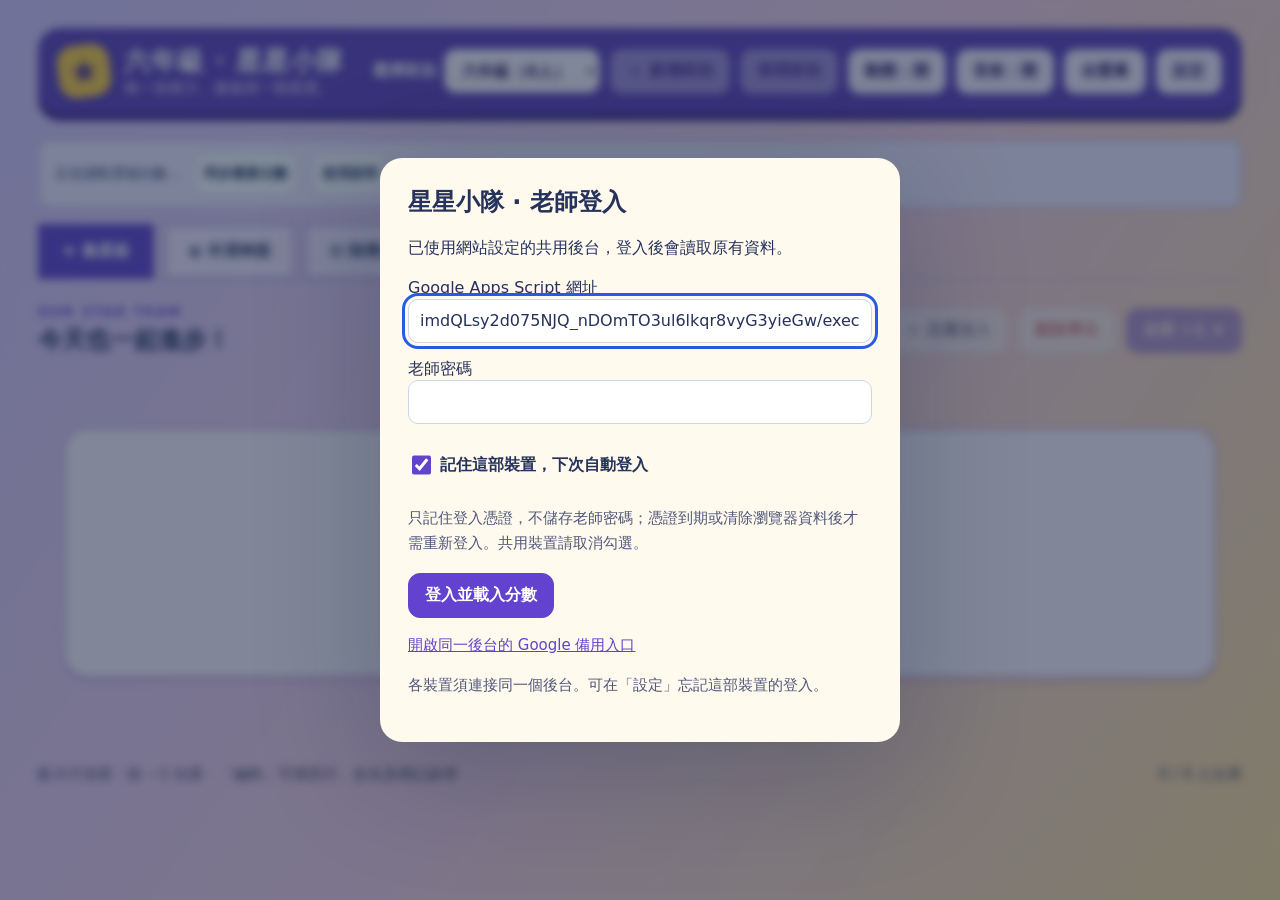
<file: index.html>
<!DOCTYPE html>
<html lang="zh-Hant"><head><script src="./roster-model.js?v=20261016-classes1"></script><script src="./config.js?v=20261015-sync1"></script><script src="./cloud.js?v=20261015-remember1"></script><meta charset="utf-8"><meta name="viewport" content="width=device-width, initial-scale=1"><base target="_top"><title>星星小隊 · 課堂計分</title><meta name="description" content="班別星星獎勵、幸運轉盤、分組與禮物抽卡。"><style>
:root{--ink:#192f50;--blue:#245ce8;--muted:#65768b;--line:#dee7f0;--paper:#f3f7fc;--gold:#ffc43b}*{box-sizing:border-box}body{margin:0;background:var(--paper);color:var(--ink);font-family:system-ui,-apple-system,"Noto Sans TC","Microsoft JhengHei",sans-serif;font-size:16px}button,input,select{font:inherit}button{cursor:pointer;border:1px solid var(--line);background:white;color:var(--ink);border-radius:12px;padding:11px 16px;font-weight:650;transition:transform .16s,box-shadow .16s}button:hover:not(:disabled){transform:translateY(-2px);box-shadow:0 5px 18px #192f5012}button:focus-visible,input:focus-visible,select:focus-visible{outline:3px solid #245ce8;outline-offset:3px}button:disabled{opacity:.45;cursor:not-allowed}.primary{background:var(--blue);border-color:var(--blue);color:white}.quiet{background:transparent}.danger{color:#b32635}.wrap{max-width:1440px;margin:auto;padding:28px 38px}header{display:flex;justify-content:space-between;align-items:center;gap:18px}.brand{display:flex;gap:14px;align-items:center}.brand-icon{display:grid;place-items:center;background:var(--blue);color:var(--gold);width:52px;height:52px;border-radius:17px;font-size:34px;transform:rotate(-7deg)}h1{font-size:26px;letter-spacing:1px;margin:0}h2{margin:0 0 14px;font-size:24px}p{line-height:1.7}.small{font-size:14px;color:var(--muted)}.top-actions,.row{display:flex;align-items:center;gap:10px;flex-wrap:wrap}.savebar{margin:22px 0 16px;border:1px solid #d5e2f5;background:#eaf2ff;border-radius:12px;padding:11px 16px;font-size:14px;display:flex;gap:12px;align-items:center;flex-wrap:wrap}.savebar button{padding:5px 10px;font-size:14px}.tabs{display:flex;gap:6px;border-bottom:1px solid var(--line);margin-bottom:24px}.tabs button{background:none;border:0;border-radius:0;padding:15px 22px;color:var(--muted);border-bottom:3px solid transparent}.tabs button.active{border-bottom-color:var(--blue);color:var(--blue)}.toolbar{display:flex;align-items:center;justify-content:space-between;gap:15px;margin:0 0 18px}.eyebrow{font-size:13px;letter-spacing:2px;color:var(--blue);font-weight:750}.toolbar h2{margin:5px 0 0}.grid{display:grid;grid-template-columns:repeat(3,minmax(0,1fr));gap:20px}.card{position:relative;background:white;border:1px solid var(--line);border-radius:23px;overflow:hidden;box-shadow:0 4px 4px #18334b02}.card.absent{opacity:.6}.add-student{display:block;width:100%;text-align:center;border:none;border-radius:0;background:none;padding:25px 20px 18px;box-shadow:none!important}.add-student:hover:not(:disabled){background:#f8fbff;transform:none}.student-top{display:flex;align-items:center;gap:15px;text-align:left}.avatar{width:72px;height:72px;border-radius:50%;background:var(--tint,#e5edff);display:inline-grid;place-items:center;font-size:28px;font-weight:800;flex:none;object-fit:cover;object-position:50% 20%;color:var(--ink);border:4px solid white;box-shadow:0 0 0 1px var(--line)}.student-name{font-size:23px;display:block;max-width:220px;overflow-wrap:anywhere}.plus{margin-left:auto;background:#edf3ff;color:var(--blue);border-radius:50%;width:38px;height:38px;display:grid;place-items:center;font-size:24px;flex:none}.stars{display:grid;grid-template-columns:repeat(10,1fr);gap:3px;font-size:25px;margin:21px 0 8px;color:#dce4ee}.stars .filled{color:#e9a400;filter:drop-shadow(0 2px 0 #fbe1a2)}.progress-copy{display:flex;justify-content:space-between;font-size:14px;color:var(--muted)}.rewards{display:flex;gap:8px;align-items:center;padding:14px 20px;background:#fafcff;border-top:1px solid #eef2f8}.big{font-size:29px;color:#eaae19}.empty-star{color:#dce4ee}.rainbow{background:linear-gradient(125deg,#ff5672 10%,#e9a900 30%,#2ca46c 50%,#2582ef 70%,#9a4ee8 90%);-webkit-background-clip:text;background-clip:text;color:transparent;font-size:34px;display:inline-block}.badge{display:flex;align-items:center;gap:5px;border:1px solid #e2e7f0;border-radius:10px;background:white;padding:0 8px}.edit{margin-left:auto;padding:7px 9px;font-size:14px}.legend{display:flex;gap:22px;align-items:center;justify-content:center;flex-wrap:wrap;margin:24px 0 0;font-size:14px;color:var(--muted)}.bottom{margin-top:26px;display:flex;justify-content:space-between;align-items:center;gap:15px;font-size:14px;color:var(--muted)}.panel{background:white;border:1px solid var(--line);border-radius:23px;padding:26px}.tool-layout{display:grid;grid-template-columns:1.15fr 1fr;gap:26px;align-items:center}.wheel-wrap{position:relative;width:min(100%,460px);aspect-ratio:1;margin:10px auto 22px}.pointer{position:absolute;z-index:2;top:-6px;left:calc(50% - 15px);width:0;height:0;border-left:15px solid transparent;border-right:15px solid transparent;border-top:33px solid var(--ink);filter:drop-shadow(0 3px 2px #0002)}canvas#wheel{display:block;width:100%;height:100%;border-radius:50%;box-shadow:0 0 0 8px white,0 0 0 10px #dce5f0;transition:transform 4.2s cubic-bezier(.12,.72,.12,1)}.center{text-align:center}.winner{font-size:34px;font-weight:800;min-height:55px;overflow-wrap:anywhere}.pill{display:inline-flex;align-items:center;gap:8px;border-radius:100px;padding:8px 12px;background:#f1f5fb;margin:4px}.pill .avatar{width:35px;height:35px;font-size:15px;border-width:2px}.field{display:block;margin:16px 0}.field>span{display:block;margin-bottom:7px;font-weight:650}.field input:not([type=checkbox]),.field select{width:100%;border:1px solid #cbd7e5;border-radius:10px;padding:11px;background:white;color:var(--ink)}input[type=checkbox]{width:19px;height:19px;vertical-align:middle;accent-color:var(--blue)}.groups{display:grid;grid-template-columns:repeat(3,1fr);gap:18px;margin-top:24px}.group{padding:22px;border-radius:18px;border:1px solid var(--line);background:white}.group h3{margin-top:0}.group .pill{display:flex}.clock{font-size:90px;font-variant-numeric:tabular-nums;font-weight:750;letter-spacing:3px;margin:30px 0}dialog{border:none;border-radius:22px;padding:28px;color:var(--ink);width:min(92vw,520px);box-shadow:0 25px 120px #0b1a3940}dialog::backdrop{background:#14264088;backdrop-filter:blur(4px)}.dialog-head{display:flex;justify-content:space-between;align-items:center;gap:10px}.dialog-head h2{margin:0}.close{font-size:22px;padding:4px 11px}.hidden,[hidden]{display:none!important}.toast{position:fixed;bottom:28px;left:50%;transform:translateX(-50%);background:var(--ink);color:white;padding:14px 23px;border-radius:14px;z-index:20;max-width:90vw;text-align:center;box-shadow:0 8px 25px #0002;pointer-events:none}.celebrate{position:fixed;inset:0;z-index:30;display:flex;flex-direction:column;align-items:center;justify-content:center;background:#142b50d9;color:white;pointer-events:none;animation:reveal .35s ease-out}.celebrate .symbol{font-size:150px;animation:star-pop .8s cubic-bezier(.2,.8,.3,1.2)}.celebrate strong{font-size:32px;padding:0 20px;text-align:center}.particle{position:fixed;width:12px;height:20px;top:-20px;z-index:31;pointer-events:none;animation:fall 2.3s ease-in forwards}.pop{animation:card-pop .32s ease-out}.hint{border-radius:12px;background:#f3f7fd;padding:14px;font-size:14px;line-height:1.7}a{color:var(--blue)}@keyframes card-pop{50%{transform:scale(1.035)}}@keyframes star-pop{from{transform:scale(.15) rotate(-70deg);opacity:0}to{transform:scale(1) rotate(0)}}@keyframes reveal{from{opacity:0}to{opacity:1}}@keyframes fall{to{transform:translate(var(--drift),105vh) rotate(620deg)}}@media(min-width:1500px){.wrap{padding-top:40px}.add-student{padding:32px 24px 22px}.avatar{width:90px;height:90px}.stars{font-size:30px}}@media(max-width:1000px){.wrap{padding:22px}.grid{gap:14px}.avatar{width:57px;height:57px}.student-name{font-size:20px}.add-student{padding:20px 14px 15px}.stars{font-size:21px}.rewards{padding:10px}.tool-layout{grid-template-columns:1fr 1fr}.big{font-size:23px}}@media(max-width:720px){header{align-items:flex-start}.top-actions{justify-content:flex-end}h1{font-size:22px}.brand-icon{width:44px;height:44px}.wrap{padding:17px}.grid{grid-template-columns:repeat(2,minmax(0,1fr))}.toolbar{align-items:flex-start;flex-direction:column}.student-top{flex-wrap:wrap;gap:9px}.student-name{font-size:19px}.plus{width:28px;height:28px;font-size:20px}.stars{font-size:19px;gap:0}.rewards{flex-wrap:wrap}.tabs button{padding:13px 12px}.tool-layout{grid-template-columns:1fr}.groups{grid-template-columns:1fr}.bottom{align-items:flex-start;flex-direction:column}.clock{font-size:70px}}@media(prefers-reduced-motion:reduce){*,*::before,*::after{animation-duration:.01ms!important;transition-duration:.01ms!important}}

:root{--ink:#24325c;--blue:#6242ce;--muted:#4e587a;--line:#c6bce8;--paper:#e7dfff;--gold:#ffbf24}
body{background:linear-gradient(125deg,#d9c9ff 0%,#f7d0e5 50%,#ffde98 100%);min-height:100vh}
.wrap{max-width:1380px}header{padding:16px 20px;background:#6040bb;border-radius:22px;color:white;box-shadow:0 7px 0 #422989}header .small{color:#f4eaff}header button{background:#f8efff;color:#392164}.brand-icon{background:#ffcf43;color:#53318e}.savebar{background:#f4ecff;border-color:#b49bdf;margin-top:26px}.tabs{gap:10px}.tabs button{background:#f8eaff;border:2px solid #b39bd8}.tabs button.active{background:#6242ce;color:white;border-color:#6242ce}.grid{grid-template-columns:repeat(2,minmax(0,1fr));gap:22px}.card{background:var(--tint);border:2px solid #24325c22;border-radius:24px;box-shadow:0 7px 0 #24325c25;overflow:hidden}.add-student{background:transparent;padding:23px}.avatar{width:84px;height:84px;border:4px solid #ffffffd9;object-position:center 22%}.student-name{font-size:26px}.plus{background:#ffffffb0;color:#513293}.stars{font-size:clamp(18px,2.5vw,36px);gap:0}.stars .filled{color:#815300;text-shadow:0 1px #ffe2a5}.rewards{background:#ffffff75;flex-wrap:wrap;padding:12px 20px}.deduct{color:#952445;background:#fff0f3;border:2px solid #cf6f8e;padding:8px 12px;font-weight:800}.panel,.group{background:#fff8ec;border:2px solid #ceaadf;box-shadow:0 5px 0 #6f4a9b20}.legend{color:#3a3862}.bottom{color:#424061}.badge{background:#fff8e4}.pill{background:#f6eaff}.pill .avatar{width:38px;height:38px;border-width:2px}.tool-layout .avatar{width:72px;height:72px}dialog{background:#fff9ee}button,input,select{min-height:44px}.small,.progress-copy,.bottom,.legend{font-size:15px}@media(max-width:650px){.wrap{padding:16px}.grid{grid-template-columns:1fr}header{align-items:flex-start;flex-direction:column}h1{font-size:23px}.student-name{font-size:24px}.stars{font-size:clamp(18px,7vw,30px)}.top-actions{gap:6px}.top-actions button{padding:8px 12px}}
/* Active rewards, gentle idle motion, and a motion preference for projection. */
.rainbow{background:linear-gradient(110deg,#ff315b,#ffbb1a,#36d6ac,#2f88ff,#a35aff,#ff315b);background-size:300% 100%;color:transparent;background-clip:text;-webkit-background-clip:text}
.super-live{position:relative;background:linear-gradient(120deg,#fff2bd,#f5d7ff,#c9f5ff);border:2px solid #ad69ed;box-shadow:0 0 16px #b251e745;overflow:visible}
.super-live .rainbow{display:inline-block;font-size:40px;animation:prismFlow 3s linear infinite,starFloat 2.4s ease-in-out infinite;filter:drop-shadow(0 0 6px #bd57ee)}
.super-live:after{content:'✦';position:absolute;right:-7px;top:-9px;color:#ad39d5;font-size:20px;animation:sparkOrbit 3.8s ease-in-out infinite;pointer-events:none}
.charged{box-shadow:0 7px 0 #6242ce44,0 0 24px #a363d633;animation:cardGlow 4s ease-in-out infinite}
.prism-card{background:linear-gradient(120deg,#ffd279,#ffaabf,#b9b0ff,#81dfd7,#ffd279);background-size:300% 300%;animation:prismFlow 9s ease infinite}
.card{transition:transform .2s,box-shadow .25s}.card:hover{transform:translateY(-3px)}.add-student:active{transform:scale(.985)}.pop{animation:rewardPop .55s cubic-bezier(.2,.8,.3,1.3)!important}
.level-row{display:flex;gap:10px;align-items:center;margin-top:14px;font-size:14px}.level-badge{background:#483184;color:white;padding:4px 10px;border-radius:20px;font-weight:800}.xp-track{height:7px;background:#ffffff80;border-radius:10px;margin:8px 0 2px;overflow:hidden}.xp-track i{display:block;height:100%;background:linear-gradient(90deg,#7d48d8,#db458f);border-radius:10px;transition:width .6s}
.tabs{flex-wrap:wrap}.tabs button{transition:transform .2s,background .2s}.tabs button:active{transform:scale(.94)}main>section:not([hidden]){animation:panelEnter .32s ease-out}.celebrate{backdrop-filter:blur(5px);background:#241339bc}.celebrate .symbol{font-size:clamp(110px,22vw,230px);animation:superArrival 1s cubic-bezier(.2,.9,.3,1.2) both,prismFlow 2s linear infinite;filter:drop-shadow(0 0 24px #ffcaff)}.celebrate strong{font-size:clamp(22px,4vw,44px);color:white;text-shadow:0 3px 10px #0008}.star-spark{position:fixed;z-index:10000;font-size:26px;pointer-events:none;animation:starFlight 1s ease-out forwards}.wheel-wrap{filter:drop-shadow(0 8px 12px #54358935)}.wheel-wrap.tick .pointer{animation:pointerClick .12s ease-out}.winner.reveal{animation:rewardPop .7s cubic-bezier(.1,.8,.3,1.2)}
.shop-controls{display:flex;align-items:center;gap:24px;margin-bottom:20px}.shop-controls select{padding:10px;border-radius:12px;max-width:100%}.gift-grid{display:grid;grid-template-columns:repeat(3,minmax(0,1fr));gap:18px;margin:20px 0}.gift-card{background:linear-gradient(135deg,#fff9ed,var(--gift-color));border:2px solid #b898d0;border-radius:22px;padding:22px;box-shadow:0 5px 0 #7247a422;transition:transform .2s}.gift-card:hover{transform:translateY(-4px)}.gift-card h3{margin:6px 0;font-size:22px;overflow-wrap:anywhere}.gift-card>strong{font-size:27px;color:#543386}.gift-symbol{font-size:46px}.empty-gifts{grid-column:1/-1;text-align:center}.empty-gifts>span{font-size:48px}.lucky-panel{display:grid;grid-template-columns:2fr 1fr;align-items:center;gap:24px;margin:22px 0;background:linear-gradient(135deg,#eed6ff,#ffe5ad)}.gift-result{display:flex;flex-direction:column;gap:8px;text-align:center;align-items:center;justify-content:center;font-size:24px;min-height:190px;border:2px dashed #a775c4;border-radius:22px;padding:18px;background:#ffffff80;overflow-wrap:anywhere}.gift-result small{font-size:14px}.gift-result.opening{background:#fff1c6}.receipt{display:flex;gap:14px;justify-content:space-between;align-items:center;padding:16px 0;border-bottom:1px solid #d8c4e5}.receipt strong{overflow-wrap:anywhere}.receipt-status{font-size:14px;padding:5px 10px;border-radius:16px;background:#eadcfc}.shop-controls .field{margin:0;min-width:180px}
@keyframes prismFlow{0%{background-position:0% 50%}100%{background-position:300% 50%}}@keyframes starFloat{0%,100%{transform:translateY(0) rotate(-7deg) scale(1)}50%{transform:translateY(-4px) rotate(7deg) scale(1.16)}}@keyframes sparkOrbit{0%,100%{transform:translate(0,0) scale(.7);opacity:.5}50%{transform:translate(-12px,8px) scale(1.2);opacity:1}}@keyframes cardGlow{0%,100%{box-shadow:0 7px 0 #6242ce44,0 0 15px #a363d633}50%{box-shadow:0 7px 0 #6242ce44,0 0 28px #c961c966}}@keyframes rewardPop{0%,100%{transform:scale(1)}35%{transform:scale(1.035) rotate(-.6deg)}70%{transform:scale(.99)}}@keyframes panelEnter{from{opacity:.6;transform:translateY(10px)}to{opacity:1;transform:translateY(0)}}@keyframes superArrival{0%{transform:scale(.1) rotate(-80deg);opacity:0}60%{transform:scale(1.2) rotate(8deg)}100%{transform:scale(1) rotate(0);opacity:1}}@keyframes starFlight{0%{transform:translate(-50%,-50%) scale(.5);opacity:1}100%{transform:translate(calc(-50% + var(--dx)),calc(-50% + var(--dy))) scale(1.2) rotate(80deg);opacity:0}}@keyframes pointerClick{50%{transform:rotate(-16deg)}}
.calm *, .calm *:before,.calm *:after{animation:none!important;transition:none!important}.calm .particle,.calm .star-spark{display:none}
@media(prefers-reduced-motion:reduce){*,*:before,*:after{animation:none!important;transition:none!important}.particle,.star-spark{display:none}}
@media(max-width:850px){.gift-grid{grid-template-columns:repeat(2,minmax(0,1fr))}.lucky-panel{grid-template-columns:1fr}.shop-controls{flex-wrap:wrap}.receipt{align-items:flex-start;flex-direction:column}}
@media(max-width:520px){.gift-grid{grid-template-columns:1fr}.gift-card{padding:18px}.level-row{font-size:14px}.super-live .rainbow{font-size:32px}}

@media(min-width:1400px){.wrap{max-width:1760px}.grid{grid-template-columns:repeat(4,minmax(0,1fr))}.student-name{font-size:22px}.student-top .avatar{width:60px;height:60px}.add-student{padding:18px}.stars{font-size:clamp(18px,1.5vw,26px)}.rewards{padding:10px;gap:6px}.level-row{font-size:14px}.super-live .rainbow{font-size:30px}}
/* Signature card layers: geometry stays behind legible content. */
.skin-card{isolation:isolate;background:var(--skin-dark)!important;border:2px solid var(--skin-color)!important;color:#fff;box-shadow:0 6px 0 #13203944,0 0 22px color-mix(in srgb,var(--skin-color) 25%,transparent)}
.skin-card:before,.skin-swatch:before{content:'';position:absolute;inset:0;background:var(--skin-pattern);opacity:.24;pointer-events:none;z-index:-1}
.skin-card .add-student{position:relative;z-index:1;color:#fff;background:linear-gradient(105deg,#060d2370,transparent)!important}.skin-card .small,.skin-card .progress-copy,.skin-card .level-row{color:#eef1ff}.skin-card .student-name{text-shadow:0 2px 6px #0008}.skin-card .stars{color:#ffffff38}.skin-card .stars .filled{color:#ffe594;text-shadow:0 0 7px #fba}.skin-card .rewards{position:relative;z-index:2;background:#ffffffeb;color:#213255}.skin-card .avatar{border-color:var(--skin-color);box-shadow:0 0 20px color-mix(in srgb,var(--skin-color) 55%,transparent)}.skin-card .level-badge{color:#152137;background:var(--skin-color)}.skin-card .xp-track i{background:var(--skin-color)}
.skin-label{display:flex;gap:8px;align-items:center;font-size:14px;font-weight:700;margin-top:12px;color:var(--skin-color);letter-spacing:.5px}.skin-label b,.skin-tier{border:1px solid currentColor;padding:3px 7px;border-radius:6px;font-size:13px}#students .skin-fx{height:calc(100% - 68px)}
.skin-fx{position:absolute;inset:0;width:100%;height:100%;pointer-events:none;z-index:2}.skin-card.tier-0:after{content:'';position:absolute;inset:3px;border:1px solid var(--skin-color);border-radius:20px;pointer-events:none;opacity:.6;z-index:3;animation:skinHalo 3s ease-in-out infinite}.skin-card.tier-0{animation:skinBreath 4s ease-in-out infinite}
@keyframes skinHalo{50%{opacity:1;box-shadow:inset 0 0 18px var(--skin-color)}}@keyframes skinBreath{50%{box-shadow:0 6px 0 #13203944,0 0 28px color-mix(in srgb,var(--skin-color) 40%,transparent)}}
.skin-grid{display:grid;grid-template-columns:repeat(4,minmax(0,1fr));gap:20px;margin-top:24px}.skin-tile{background:#fff9ee;border:1px solid #c7b4e1;border-radius:20px;padding:10px;overflow:hidden}.skin-swatch{position:relative;isolation:isolate;overflow:hidden;display:flex;min-height:120px;border-radius:14px;border:2px solid var(--skin-color);background:var(--skin-dark);color:var(--skin-color);align-items:flex-end;padding:14px;font-size:20px;font-weight:750}.skin-swatch:before{opacity:.65}.skin-tile .small{margin:10px 5px;min-height:26px}.skin-tile button{width:100%}.skin-tier{position:absolute;top:12px;right:12px;background:#101928ba}.skin-tile.equipped{outline:3px solid #7051ca}.skin-grid .skin-swatch:after{content:'✦';position:absolute;top:15px;left:17px;font-size:32px;opacity:.7}.skin-tile[data-tier='0'] .skin-swatch{box-shadow:inset 0 0 25px color-mix(in srgb,var(--skin-color) 40%,transparent)}#skin-filters [aria-pressed=true]{background:#493184;color:#fff}#skin-student{padding:10px;border-radius:10px;max-width:100%}#skin-dialog{width:min(94vw,610px)}#skin-stage{margin:20px 0}#skin-stage .card{min-height:290px;padding:28px}#skin-stage .avatar{width:76px;height:76px}#skin-stage .student-top{position:relative;z-index:3}#skin-stage .preview-score{font-size:38px;position:relative;z-index:3;margin:35px 0 10px}#skin-stage .skin-label{position:relative;z-index:3}.preview-copy{position:relative;z-index:3;color:#f1eeff;font-size:14px}#wheel-fx{position:absolute;inset:0;width:100%;height:100%;pointer-events:none;border-radius:50%;z-index:1}#winner-skin{margin:16px 0}#winner-card{padding:20px;border-radius:18px;position:relative;overflow:hidden}#winner-card .student-top{position:relative;z-index:3}#winner-card .avatar{width:60px;height:60px}#winner-card .skin-label{position:relative;z-index:3}.calm .skin-card{animation:none!important}.calm .skin-card:after{animation:none!important}
@media(max-width:1100px){.skin-grid{grid-template-columns:repeat(3,minmax(0,1fr))}}@media(max-width:760px){.skin-grid{grid-template-columns:repeat(2,minmax(0,1fr));gap:12px}.skin-swatch{font-size:18px;min-height:115px}}@media(max-width:420px){.skin-grid{grid-template-columns:1fr}}

/* Illustrated collector cards, distinct from the unchanged T2 palette cards. */
.skin-art{position:absolute;inset:0;width:100%;height:100%;pointer-events:none;z-index:0;overflow:hidden}.skin-art image{image-rendering:auto}.textured:before{display:none}.textured{background:#101522!important;border-width:2px!important}.textured .art-shade{position:absolute;inset:0;pointer-events:none;z-index:1;background:linear-gradient(90deg,#081021e8 0%,#081021bc 33%,#08102124 73%,transparent),linear-gradient(0deg,#060c21d9,transparent 52%)}.textured .add-student{z-index:2;background:none!important;text-align:left}.textured .student-top{align-items:center}.textured .student-name{max-width:175px;font-size:23px}.textured .stars{margin-top:24px;filter:drop-shadow(0 2px 3px #000)}.textured .rewards{background:#101929f0;color:#f6e6bb;border-top:1px solid #dccd9666}.textured .badge{background:#1b2338;color:#fff3d2}.textured .edit{background:#293448;color:#fff;border-color:#667b99}.textured .skin-label{color:#fff2c9;text-shadow:0 2px 6px #000}.textured .level-row{width:fit-content;background:#0b1425ad;padding:4px 8px;border-radius:8px}.textured .xp-track{background:#081020a6;max-width:67%}.textured .progress-copy{background:#071226aa;border-radius:8px;padding:3px 8px;width:fit-content;gap:15px}.textured .avatar{width:64px;height:64px;border-width:3px}.textured .small{background:#071226b0;border-radius:5px;padding:2px 5px}.textured .plus{background:#fff5d8ec;color:#392e21}.textured .skin-fx{z-index:3}.textured .rewards{z-index:4}.textured.tier-0:after{border-radius:21px;border-width:1px;border-color:#fff0b3;inset:6px;opacity:.55;box-shadow:inset 0 0 14px #ffe4a633}.textured.tier-0 .skin-art{animation:mythicDrift 12s ease-in-out infinite alternate;transform-origin:80% 50%}.textured.tier-1 .skin-art{opacity:.8}.textured.tier-1 .art-shade{background:linear-gradient(90deg,#111c30ed,#111c3055),linear-gradient(0deg,#111c30bb,transparent)}
.art-glint{position:absolute;inset:0;z-index:3;pointer-events:none;opacity:0;background:linear-gradient(115deg,transparent 25%,#fff7dc44 48%,#ffffff99 50%,transparent 72%);transform:translateX(-120%)}.skin-strike .art-glint{animation:mythicSweep 1.8s ease-out both}.skin-strike .skin-art{animation:mythicAwaken 2.1s ease-out both!important}.skin-strike:after{animation:mythicEdge 1.8s ease-out!important}.skin-swatch{aspect-ratio:1.7;min-height:155px;align-items:flex-end;isolation:isolate}.skin-swatch .skin-art{z-index:-1}.skin-swatch:has(.skin-art):before{display:none}.skin-swatch:has(.skin-art):after{display:none}.skin-swatch .art-shade{position:absolute;inset:0;z-index:0;background:linear-gradient(0deg,#061026ee,transparent 60%)}.skin-swatch-name,.skin-tier{position:relative;z-index:2}.skin-swatch .skin-tier{position:absolute;top:12px;right:12px}.skin-swatch-name{color:#fff2d4;text-shadow:0 2px 4px #000}.skin-tile[data-tier='0']{background:#111e32;color:#e8d8b9;border-color:#a49165}.skin-tile[data-tier='0'] .small{color:#e2d5be}.skin-tile[data-tier='0'] button{background:#26374e;color:#fff1d4;border-color:#937f53}.skin-tile[data-tier='0'].equipped{outline-color:#e6c773}.skin-tile .small{min-height:42px}.skin-grid{gap:18px}#skin-stage .textured{min-height:330px}#skin-stage .textured .student-top,#skin-stage .preview-score,#skin-stage .preview-copy,#skin-stage .skin-label{z-index:4}#skin-stage .preview-score{font-size:38px;text-shadow:0 3px 8px #000}#skin-dialog{width:min(94vw,700px)}#skin-stage .textured .skin-art{height:100%}#winner-card.textured{min-height:170px;padding:22px}#winner-card.textured .student-top{z-index:4}#winner-card.textured .skin-label{z-index:4;margin-top:35px}#winner-card.textured .student-name{font-size:23px}.skin-road{font-size:14px;line-height:1.8;color:#66537e}
@keyframes mythicDrift{from{transform:scale(1.01) translateX(0)}to{transform:scale(1.07) translateX(-1%)}}@keyframes mythicAwaken{0%{transform:scale(1.02);filter:brightness(1)}15%{transform:scale(1.035);filter:brightness(.85)}30%{transform:scale(1.085);filter:brightness(1.3) saturate(1.2)}100%{transform:scale(1.02);filter:brightness(1)}}@keyframes mythicSweep{0%,15%{transform:translateX(-120%);opacity:0}28%{opacity:.8}70%,100%{transform:translateX(120%);opacity:0}}@keyframes mythicEdge{25%{box-shadow:inset 0 0 28px var(--skin-color),0 0 30px var(--skin-color);opacity:1}}
.calm .skin-art,.calm .art-glint,.calm .skin-strike:after{animation:none!important}.calm .art-glint{display:none}@media(prefers-reduced-motion:reduce){.skin-art,.art-glint,.skin-strike:after{animation:none!important}.art-glint{display:none}}@media(min-width:1400px){.textured .student-name{font-size:20px;max-width:150px}.textured .avatar{width:54px;height:54px}}@media(max-width:650px){.skin-swatch{min-height:135px}.textured .student-name{max-width:180px}.skin-grid{gap:12px}}@media(max-width:420px){.skin-swatch{min-height:180px}}

/* Mythic borders live outside the rounded card, while all text remains above the artwork. */
.grid{row-gap:75px;padding:54px 26px 18px;column-gap:42px}.textured.tier-0{overflow:visible;isolation:isolate;border-color:var(--skin-color)!important;box-shadow:0 0 16px color-mix(in srgb,var(--skin-color) 45%,transparent),0 13px 30px #080e2c28}.textured.tier-0 .skin-art,.textured.tier-0 .art-shade,.textured.tier-0 .art-glint{border-radius:21px}.textured.tier-0 .add-student{border-radius:21px 21px 0 0}.textured.tier-0 .rewards{border-radius:0 0 21px 21px}.textured.tier-0 .skin-border{position:absolute;inset:-35px;display:block;width:calc(100% + 70px);height:calc(100% + 70px);z-index:5;pointer-events:none;overflow:visible}.textured.tier-0 .skin-crest{position:absolute;right:-16px;top:-76px;width:clamp(108px,35%,145px);height:80px;z-index:6;pointer-events:none;overflow:visible;filter:drop-shadow(0 0 9px var(--skin-color)) drop-shadow(0 7px 8px #0009);animation:crestHover 4.5s ease-in-out infinite}.textured.tier-0 .skin-crest .crest-art{mask-image:radial-gradient(ellipse at 53% 47%,black 20%,#000e 43%,transparent 73%)}.textured.tier-0 .student-top,.textured.tier-0 .stars,.textured.tier-0 .progress-copy,.textured.tier-0 .level-row,.textured.tier-0 .xp-track,.textured.tier-0 .skin-label{position:relative;z-index:7}.textured.tier-0 .rewards{z-index:7}.textured.tier-0 .skin-fx{z-index:3}.textured.tier-0:after{pointer-events:none}.textured.tier-0.fx-fire{box-shadow:0 0 18px #f9584388,0 0 32px #ff8f264d,0 12px 25px #2d130b88}@keyframes crestHover{50%{transform:translateY(-5px) rotate(3deg)}}.calm .skin-crest{animation:none!important}@media(prefers-reduced-motion:reduce){.skin-crest{animation:none!important}}@media(max-width:720px){.grid{padding:55px 16px 8px;column-gap:30px;row-gap:65px}.textured.tier-0 .skin-border{inset:-25px;width:calc(100% + 50px);height:calc(100% + 50px)}.textured.tier-0 .skin-crest{width:90px;height:64px;top:-56px;right:-9px}}@media(max-width:530px){.grid{grid-template-columns:1fr;row-gap:65px;padding:52px 18px 10px}.textured.tier-0 .skin-crest{width:112px;height:74px;top:-63px}}
#skin-stage{padding-top:55px}#winner-skin{padding-top:48px}#winner-card.textured.tier-0{overflow:visible}#skin-stage .card.tier-0{overflow:visible}

.skin-visuals{position:absolute;inset:0;overflow:hidden;border-radius:inherit;pointer-events:none;z-index:0}.textured.tier-0 .skin-crest{overflow:hidden!important;clip-path:circle(49% at 50% 50%)}.skin-visuals .skin-fx{z-index:3}#students .skin-visuals .skin-fx{height:100%}.currency-star{display:inline-block;font-size:1.4em;line-height:1;vertical-align:-.12em;background:linear-gradient(130deg,#ff3464 10%,#f6a000 30%,#11ad75 50%,#267cff 70%,#a442ed 90%);background-clip:text;-webkit-background-clip:text;color:transparent;-webkit-text-fill-color:transparent;filter:drop-shadow(0 1px 1px #582e6c40)}.gift-photo{width:100%;height:180px;object-fit:contain;background:#fff;border-radius:14px;display:block;margin-bottom:16px}.gift-photo-empty{height:120px;display:grid;place-items:center;background:#ffffff60;border-radius:14px;font-size:16px;color:#4b3765;margin-bottom:14px}#gift-image-preview .gift-photo{height:160px}.gift-price{display:flex;align-items:center;gap:8px}#edit-dialog{width:min(94vw,860px)}.equip-grid{display:grid;grid-template-columns:repeat(3,minmax(0,1fr));gap:12px;margin:14px 0;max-height:470px;overflow:auto;padding:6px}.equip-option{padding:0;overflow:hidden;background:#14233b;color:white;text-align:left;border:3px solid transparent;border-radius:14px;box-shadow:none!important}.equip-option[aria-pressed=true]{border-color:#ffe68d;box-shadow:0 0 0 2px #7956c8!important}.equip-option small{display:block;padding:8px;font-size:14px}.equip-option:disabled{opacity:.55}.equip-mini{position:relative;min-height:108px;height:108px;padding:8px;overflow:hidden!important;border:2px solid var(--skin-color,#ffc949);border-radius:10px;background:linear-gradient(140deg,#101b31,#332350);color:#fff}.equip-mini-top{position:relative;z-index:4;display:flex;gap:5px;align-items:center;font-size:14px;text-shadow:0 1px 4px #000}.equip-mini-top .avatar{width:28px;height:28px;font-size:12px;border-width:2px}.equip-mini-score{position:relative;z-index:4;font-size:18px;margin-top:9px;text-shadow:0 1px 4px #000}.equip-mini-xp{position:relative;z-index:4;font-size:12px}.equip-mini-label{position:relative;z-index:4;display:block;color:#fff1c9;margin-top:5px;font-size:12px}.equip-mini .skin-art,.equip-mini .art-shade,.equip-mini .art-glint{border-radius:8px}.equip-mini .skin-crest{display:none}.equip-mini .skin-fx{height:100%;z-index:3}.equip-option[aria-pressed=true] .equip-mini{box-shadow:inset 0 0 15px #fff8}.equip-mini .stars{display:none}.equip-option .skin-tier{display:none}@media(max-width:600px){.equip-grid{grid-template-columns:repeat(2,minmax(0,1fr))}.gift-photo{height:160px}}
</style><style>.image-credit{display:block;margin:-9px 0 11px;color:#344661;font-size:12px;line-height:1.5}.image-credit a{font-size:12px}</style><style>
.grade-switch{display:inline-flex;align-items:center;gap:8px;font-weight:750;white-space:nowrap}.grade-switch select{padding:10px 13px;border:1px solid #dac3f3;border-radius:12px;background:#fff9ff;color:#392164;font-weight:750}.empty-class{grid-column:1/-1;text-align:center;padding:52px 22px;background:#fff7fc}.empty-class span{font-size:56px;color:#8b61d9}.empty-class h3{font-size:24px;margin:9px 0}.empty-class p{margin:0}.gift-rarity{display:inline-flex;align-items:center;border-radius:999px;padding:5px 11px;background:#ffdb6b;color:#4c321b;font-size:14px;font-weight:850}.gift-rarity.tier-3{background:#bceeff;color:#164b75}.gift-rarity.tier-4{color:#4b226d;background:linear-gradient(105deg,#ffd387,#f5a5da,#b1d9ff,#b0ffdf);animation:prismFlow 4s linear infinite;background-size:250% 100%}.gift-card .gift-rarity{margin-bottom:8px}.summon-dialog{position:fixed;inset:0;width:100vw;max-width:none;height:100dvh;max-height:none;margin:0;padding:0;border:0;border-radius:0;background:#111531;color:#fff;overflow:auto}.summon-dialog::backdrop{background:#090c1bf2}.summon-scene{--summon-color:#b7a4ff;--summon-glow:#9d75e8;position:relative;isolation:isolate;display:grid;place-items:center;min-height:100dvh;padding:38px 18px 52px;text-align:center;overflow:hidden;background:radial-gradient(circle at 50% 44%,#4f347e 0%,#231d52 34%,#111a36 65%,#070b20 100%);transition:background 1s ease}.summon-scene[data-tier="2"]{--summon-color:#ffe17b;--summon-glow:#e7a334;background:radial-gradient(circle at 50% 44%,#7b4b27 0%,#2d2542 38%,#0c1531 72%,#060a1e 100%)}.summon-scene[data-tier="3"]{--summon-color:#a4eaff;--summon-glow:#4fb8ff;background:radial-gradient(circle at 50% 44%,#286384 0%,#1c3560 38%,#0c1531 72%,#060a1e 100%)}.summon-scene[data-tier="4"]{--summon-color:#fbd0ff;--summon-glow:#d776ff;background:conic-gradient(from 90deg at 50% 44%,#304e83,#66439e,#b84e9b,#e6a364,#558a91,#304e83)}.summon-scene:before{content:"";position:absolute;inset:-60%;pointer-events:none;background:repeating-conic-gradient(from 30deg,#ffffff08 0deg 6deg,transparent 6deg 25deg);animation:summonSky 24s linear infinite;opacity:.65}.summon-scene:after{content:"";position:absolute;inset:0;pointer-events:none;background:radial-gradient(circle at 50% 45%,transparent 0 19%,#050b21b8 88%)}.summon-mist{position:absolute;inset:0;pointer-events:none;z-index:1;background:radial-gradient(circle at 20% 25%,#ffffff22 0 1px,transparent 3px),radial-gradient(circle at 75% 58%,#ffffff3b 0 1px,transparent 3px),radial-gradient(circle at 43% 77%,#ffffff54 0 2px,transparent 4px);background-size:78px 87px,123px 100px,161px 171px;animation:summonStars 14s linear infinite}.summon-content{position:relative;z-index:2;width:min(96vw,650px)}.summon-kicker{font-size:14px;letter-spacing:.25em;color:#e5daff;font-weight:800}.summon-content h2{font-size:clamp(30px,5vw,58px);margin:10px 0 4px;text-shadow:0 3px 25px #0009}.summon-content p[role="status"]{font-size:clamp(16px,2.2vw,22px);min-height:34px;color:#f4eaff}.summon-orbit{position:relative;width:min(62vw,350px);height:min(62vw,350px);margin:10px auto 0;display:grid;place-items:center}.summon-ring{position:absolute;inset:8%;border:2px solid var(--summon-color);border-radius:50%;box-shadow:0 0 23px var(--summon-glow),inset 0 0 25px var(--summon-glow);opacity:.76;animation:summonSpin 9s linear infinite}.summon-ring:before,.summon-ring:after{content:"✦";position:absolute;color:var(--summon-color);font-size:35px;text-shadow:0 0 18px var(--summon-glow)}.summon-ring:before{left:7%;top:8%}.summon-ring:after{right:5%;bottom:10%}.ring-two{inset:0;border-style:dashed;opacity:.4;animation-direction:reverse;animation-duration:13s}.summon-core{display:grid;place-items:center;width:55%;height:55%;border-radius:50%;font-size:clamp(80px,14vw,132px);color:#fff;text-shadow:0 0 17px var(--summon-color),0 0 54px var(--summon-glow);background:radial-gradient(circle,#fff6 0%,var(--summon-glow) 24%,transparent 72%);box-shadow:0 0 60px var(--summon-glow);cursor:pointer;animation:summonBreathe 2.8s ease-in-out infinite;user-select:none}.summon-scene[data-phase="charge"] .summon-core{animation:summonCharge 1.1s ease-in forwards}.summon-scene[data-phase="rarity"] .summon-core{animation:summonBurst .9s ease-in-out forwards}.summon-scene[data-phase="reveal"] .summon-orbit{animation:summonExit .6s ease-in forwards}.summon-tier{min-height:45px;font-size:clamp(27px,4vw,42px);font-weight:900;color:var(--summon-color);letter-spacing:.12em;text-shadow:0 0 18px var(--summon-glow)}.summon-scene[data-tier="4"] .summon-tier{background:linear-gradient(90deg,#ffcd64,#fd8ee3,#a8f1ff,#bdf4aa);background-clip:text;color:transparent;filter:drop-shadow(0 0 14px #ffbaf6)}.summon-prize{margin:6px auto 16px;max-width:420px;padding:22px;background:#ffffffeb;color:#25315b;border-radius:24px;border:3px solid var(--summon-color);box-shadow:0 0 40px var(--summon-glow);animation:summonPrize .75s cubic-bezier(.15,.8,.15,1.25) both}.summon-prize .gift-photo{width:100%;max-width:250px;height:200px;object-fit:contain;margin:0 auto 12px}.summon-prize .gift-photo-empty{background:#eee6ff}.summon-prize strong{display:block;font-size:clamp(23px,3vw,34px);overflow-wrap:anywhere}.summon-prize small{display:block;margin-top:8px;font-size:14px}.summon-actions{display:flex;gap:12px;justify-content:center;align-items:center;flex-wrap:wrap;margin:16px 0}.summon-actions button{min-height:52px;padding:12px 20px;border:2px solid #ffffffa8;background:#ffffffea;color:#2b2462;font-weight:800}.summon-actions button.primary{background:linear-gradient(110deg,#ffde78,#f3acff);color:#241754;border:0;box-shadow:0 8px 25px #ddadff55}.summon-actions button[hidden]{display:none!important}
@keyframes summonSky{to{transform:rotate(360deg)}}@keyframes summonStars{to{background-position:78px 87px,-123px 100px,161px -171px}}@keyframes summonSpin{to{transform:rotate(360deg)}}@keyframes summonBreathe{50%{transform:scale(1.07);filter:brightness(1.25)}}@keyframes summonCharge{0%{transform:scale(.9);filter:brightness(.8)}75%{transform:scale(1.2);filter:brightness(1.9)}100%{transform:scale(.4);filter:brightness(3)}}@keyframes summonBurst{0%{transform:scale(.4);opacity:.5}55%{transform:scale(1.5);opacity:1;filter:brightness(2.2)}100%{transform:scale(1);opacity:1}}@keyframes summonExit{to{transform:scale(1.7);opacity:0}}@keyframes summonPrize{from{transform:scale(.3) translateY(80px);opacity:0;filter:brightness(2)}to{transform:scale(1);opacity:1;filter:brightness(1)}}
@media(max-width:600px){.grade-switch{width:100%;justify-content:space-between}.grade-switch select{min-width:130px}.summon-orbit{width:min(75vw,300px);height:min(75vw,300px)}.summon-prize{padding:16px}.summon-content{padding:14px 0}}
@media(prefers-reduced-motion:reduce){.summon-scene:before,.summon-mist,.summon-ring,.summon-core,.summon-prize,.gift-rarity.tier-4{animation:none!important}.summon-actions button:focus-visible{outline:3px solid #fff}}
</style><style>
/* Visible motion on every earned rainbow star, including cards with decorative skins. */
.badge.super-live{isolation:isolate;overflow:visible;background:linear-gradient(120deg,#fff2ad,#efd5ff,#d5f7ff,#ffe8a9);background-size:270% 100%;animation:rainbowBadge 4.8s linear infinite}
.badge:not(.super-live) .rainbow{background-size:300% 100%;-webkit-text-fill-color:transparent;animation:prismFlow 4s linear infinite,starFloat 3.4s ease-in-out infinite;opacity:.58}
.badge.super-live .rainbow{position:relative;z-index:2;background:linear-gradient(100deg,#ff3f67,#ffcf36,#53e9a6,#70b9ff,#d781ff,#ff3f67);background-size:300% 100%;-webkit-background-clip:text;background-clip:text;-webkit-text-fill-color:transparent;animation:prismFlow 2.6s linear infinite,starFloat 2.4s ease-in-out infinite;filter:drop-shadow(0 0 5px #ac5aff)}
.badge.super-live:before{content:"";position:absolute;inset:-5px;border-radius:inherit;border:2px solid #b85cff;box-shadow:0 0 8px #ffca72,0 0 16px #a364ff,inset 0 0 9px #f4c8ff;pointer-events:none;animation:rainbowHalo 2.6s ease-in-out infinite}
.badge.super-live:after{content:"✦";position:absolute;right:-10px;top:-15px;z-index:3;color:#f9dc5a;font-size:22px;text-shadow:0 0 8px #f69cea,0 0 13px #71c9ff;pointer-events:none;animation:sparkOrbit 2.5s ease-in-out infinite}
@keyframes rainbowBadge{to{background-position:270% 0}}@keyframes rainbowHalo{50%{border-color:#77eaff;box-shadow:0 0 13px #7bdeff,0 0 22px #e886ff,inset 0 0 13px #ffe790}}
.lucky-panel>div{min-width:0}.lucky-panel .shop-controls{display:block}.lucky-panel .shop-controls .field{min-width:0}
.gift-student-groups{display:grid;gap:14px;margin:10px 0}.gift-student-group{min-width:0;border:1px solid #e5d9f2;border-radius:16px;padding:10px 12px}.gift-student-group legend{padding:0 7px;color:#563a7e;font-weight:800}.gift-student-grid{display:flex;gap:10px;overflow-x:auto;padding:6px 2px 10px;scroll-snap-type:x proximity}.gift-student-card{display:flex;flex-direction:column;align-items:center;gap:4px;flex:0 0 112px;min-height:145px;padding:9px 6px;border:2px solid #dfd6ee;background:#fff;scroll-snap-align:start}.gift-student-card .avatar{width:70px;height:70px;font-size:24px}.gift-student-card strong{font-size:15px;line-height:1.2;max-width:100px;overflow-wrap:anywhere}.gift-student-card small{font-size:13px;color:#586680}.gift-student-card[aria-pressed=true]{border-color:#6a40cc;background:#f3e9ff;box-shadow:0 0 0 3px #dbbbff!important}.gift-student-card:disabled{opacity:.5}
@media(max-width:600px){.gift-student-card{flex-basis:100px}.gift-student-card .avatar{width:60px;height:60px}}
</style><link rel="stylesheet" href="./class-tools.css?v=20261016-classes1"><link rel="stylesheet" href="./skins/effects-v3.css">
<link rel="stylesheet" href="./skins/effects-v4.css"><link rel="stylesheet" href="./skins/collection-v5.css?v=20261125-inline1"><link rel="icon" href="./favicon.svg" type="image/svg+xml"><link rel="stylesheet" href="./focused-fixes.css"><link rel="stylesheet" href="./skins/awakening-scenes.css?v=20261120-scene1"></head><body><div class="wrap">
<header><div class="brand"><div class="brand-icon" aria-hidden="true">★</div><div><h1 id="grade-title">六年級 · 星星小隊</h1><div class="small">每一份努力，都值得一顆星星。</div></div></div><div class="top-actions"><label class="grade-switch">選擇班別 <select id="grade-select" aria-label="切換班別"><option value="p4">四年級</option><option value="p5">五年級</option><option value="p6" selected>六年級</option></select></label><button id="add-grade">＋ 新增班別</button><button id="manage-class">管理班別</button><button id="motion" aria-pressed="true">動態：開</button><button id="sound" aria-pressed="true">音效：開</button><button id="fullscreen">全螢幕</button><button id="settings">設定</button></div></header>
<div class="savebar"><span id="sync" role="status">正在讀取你的雲端分數…</span><button id="retry" hidden>重試儲存</button><button id="reload" hidden>重新載入雲端</button><button id="refresh">同步最新分數</button><button id="help">使用說明</button></div>
<nav class="tabs" aria-label="課堂工具"><button data-tab="score" class="active" aria-current="page">★ 集星板</button><button data-tab="draw">◉ 幸運轉盤</button><button data-tab="group">⊞ 隨機分組</button><button data-tab="wardrobe">✦ 名片收藏</button><button data-tab="shop">🎁 禮物商店</button><button data-tab="timer">◷ 計時器</button></nav>
<main><section id="score"><div class="toolbar"><div><div class="eyebrow" id="grade-eyebrow">PRIMARY 6 · OUR STAR TEAM</div><h2>今天也一起進步！</h2></div><div class="row"><span id="total" class="small"></span><button id="undo" disabled>↶ 撤銷</button><button id="add-student">＋ 新增學生</button><button id="batch-add">＋ 批量加入</button><button id="delete-students" class="danger">刪除學生</button><button id="all" class="primary">全班 +1 ★</button></div></div><div id="students" class="grid"></div><div class="legend"><span>★ 10 顆小星星 → 1 顆大星星</span><span>⭐ 3 顆大星星 → 1 顆彩色超級星星</span></div><div class="bottom"><span>點卡片加星 · 按 −1 扣星 · 「編輯」可換照片、改名及標記缺席</span><span id="present-count"></span></div></section>
<section id="draw" hidden><div class="tool-layout"><div class="panel center"><div class="wheel-wrap"><div class="pointer"></div><canvas id="wheel" width="900" height="900" aria-label="學生抽籤轉盤；多人時顯示號碼，下方提供姓名對照"></canvas><canvas id="wheel-fx" width="900" height="900" aria-hidden="true"></canvas></div><button id="spin" class="primary">轉動轉盤</button></div><div class="panel"><div class="eyebrow">WHO'S NEXT?</div><h2 style="margin-top:10px">下一位小夥伴</h2><div id="winner" class="winner" role="status">準備好了嗎？</div><div id="winner-skin"></div><p class="small">每位出席學生機會相同，缺席者不參與。</p><label class="field"><input type="checkbox" id="no-repeat" checked> 同一輪不重複抽中</label><div class="row"><button id="draw-reset">開始新一輪</button><button id="winner-star" disabled>給他／她 +1 ★</button></div><p class="small">本輪已抽中</p><div id="drawn">尚未抽籤</div></div></div></section>
<section id="group" hidden><div class="panel"><div class="eyebrow">BETTER TOGETHER</div><h2 style="margin-top:10px">隨機組隊，一起完成任務</h2><div class="row"><label>分成 <select id="group-count" style="padding:10px;border-radius:10px"><option value="2">2 組</option><option value="3">3 組</option><option value="4">4 組</option><option value="5">5 組</option><option value="6">6 組</option><option value="7">7 組</option><option value="8">8 組</option></select></label><button id="make-groups" class="primary">開始分組</button><span class="small">只分配出席學生，各組人數盡量相同。</span></div></div><div id="groups" class="groups"></div></section>
<section id="shop" hidden><div class="toolbar"><div><div class="eyebrow">STAR REWARDS</div><h2>把努力換成小驚喜</h2></div><button id="gift-new" class="primary">＋ 新增禮物</button></div><div id="gift-list" class="gift-grid"></div><div class="panel lucky-panel"><div><div class="eyebrow">LUCKY GIFT</div><h2>幸運抽禮物</h2><p class="small">先按設定抽稀有度，再選該級有庫存的禮物。依學生已保存的最近 10 次抽獎紀錄，抽過越多次的禮物機會越低，上一次抽中的再降低；仍有機會重複。同級只有一款時仍會抽中該款。</p><div class="panel shop-controls"><div class="field"><strong>選擇抽獎／兌換的學生</strong><div id="gift-students" class="gift-student-groups" role="group" aria-label="選擇獲得禮物的學生"></div></div><div><strong id="gift-balance"></strong><p class="small">30 顆小星星 = 1 顆彩色星星。禮物只用彩色星星兌換；不足 30 顆的進度保留，消費不扣經驗和等級。</p></div></div><div class="row"><label>每次 <input id="draw-cost" type="number" min="0" max="33333" step="1" style="width:100px"> <span class="currency-star" aria-label="彩色星星">★</span></label><button id="draw-cost-save">儲存費用</button><button id="gift-draw" class="primary">開啟星門抽禮物</button></div><p id="gift-odds" class="small"></p></div><div id="gift-result" class="gift-result" role="status">🎁<span>今天會遇上甚麼驚喜？</span></div></div><div class="panel"><div class="row" style="justify-content:space-between"><h2>禮物紀錄</h2><button id="receipts-clear">清理已完成紀錄</button></div><p class="small">確認上方「已自動儲存」後才派發。未派發可取消並退回當時支付的星星及庫存；最多保存 300 筆。</p><div id="gift-history"></div></div></section><section id="wardrobe" hidden><div class="toolbar"><div><div class="eyebrow">THE SIGNATURE COLLECTION</div><h2>每一份努力，都有專屬光芒</h2></div><label>選擇學生 <select id="skin-student"></select></label></div><div class="panel"><p id="skin-progress"></p><p class="small">升級免費解鎖，換裝不扣星星。1–100 級收集角色；到 100 級一次解鎖 18 隻神獸的全部覺醒（專屬邊框、出場及終極演出）；之後繼續升級，累積經驗解鎖三款星核機甲。每顆小星星得 20 經驗；彩色星星額外加 40 經驗。已有經驗全部計算，免費解鎖。 <a href="./previews/living-cards/" target="_blank" rel="noopener">✦ 試看 18 神獸循環原畫與星級外觀</a></p><div class="row" id="skin-filters"><button data-tier="all" aria-pressed="true">全部</button><button data-tier="2" aria-pressed="false">T2 精緻</button><button data-tier="1" aria-pressed="false">T1 史詩</button><button data-tier="0" aria-pressed="false">T0 傳說</button></div></div><div id="collection-tabs" class="row collection-tabs" role="group" aria-label="收藏系列"><button data-collection="beasts" aria-pressed="true">角色收藏</button><button data-collection="awakening" aria-pressed="false">100 級 · 覺醒全解鎖</button><button data-collection="mecha" aria-pressed="false">星核機甲 · 新系列</button></div><div id="collection-summary"></div><div id="skin-grid" class="skin-grid"></div></section><section id="timer" hidden><div class="panel center"><div class="eyebrow">FOCUS TIME</div><h2 style="margin-top:10px">專心小任務</h2><div class="row" style="justify-content:center"><button data-min="1">1 分鐘</button><button data-min="3">3 分鐘</button><button data-min="5">5 分鐘</button><button data-min="10">10 分鐘</button></div><div id="clock" class="clock" role="timer">03:00</div><div class="row" style="justify-content:center"><button id="timer-start" class="primary">開始</button><button id="timer-reset">重設</button></div><p class="small">時間到會顯示提醒；開啟音效可播放提示音。</p></div></section></main></div>
<dialog id="grade-dialog" aria-labelledby="grade-dialog-title"><div class="dialog-head"><h2 id="grade-dialog-title">新增班別</h2><button class="close" data-close aria-label="關閉">×</button></div><form id="grade-form"><p>輸入班別名稱，建立後便可加入學生。分數各班獨立，禮物商店共用。</p><label class="field">班別名稱<input id="new-grade" required maxlength="30" placeholder="例如：3A、星期五代課班"></label><p id="grade-message" class="small" role="status"></p><button id="grade-save" class="primary" type="submit">建立班別</button></form></dialog>
<dialog id="batch-dialog" aria-labelledby="batch-title"><div class="dialog-head"><h2 id="batch-title">批量加入學生</h2><button class="close" data-close aria-label="關閉">×</button></div><p id="batch-class" class="batch-class"></p><div class="batch-setup"><label class="field">學生姓名（一行一位）<textarea id="batch-names" rows="5" maxlength="2000" placeholder="例如：&#10;陳小明&#10;李小美"></textarea></label><div><label class="field">一次上載多張照片<input id="batch-photos" type="file" multiple accept="image/jpeg,image/png,image/webp"><span class="small">照片檔名與姓名相同會自動配對，例如「陳小明.jpg」。也可以先只選照片，直接用檔名作姓名。</span></label><button id="batch-preview" type="button">更新姓名及照片預覽</button></div></div><p class="small">在下方核對姓名及頭像。可改名、改選照片或移除某一位；沒有照片也可以加入。</p><p id="batch-status" role="status" aria-live="polite"></p><div id="batch-list" class="batch-list"></div><div class="batch-actions"><strong id="batch-count"></strong><button id="batch-save" class="primary" type="button" disabled>確認加入</button></div></dialog>
<dialog id="edit-dialog"><div class="dialog-head"><h2 id="edit-heading">學生資料</h2><button class="close" data-close aria-label="關閉">×</button></div><form id="edit-form"><label class="field"><span>姓名／暱稱</span><input id="edit-name" maxlength="20" required></label><label class="field"><span>學生照片</span><input id="edit-photo" type="file" accept="image/jpeg,image/png,image/webp"><span class="small">自動裁成正方形頭像；照片會安全保存在此私人網站。</span></label><div class="row"><span id="photo-preview"></span><button id="remove-photo" type="button">移除照片</button></div><label class="field"><input id="edit-present" type="checkbox"> 今天出席</label><label class="field"><span>累計小星星（可修正分數）</span><input id="edit-score" type="number" min="0" max="999999" step="1" required></label><label class="field"><span>累計經驗值（用來計算等級）</span><input id="edit-xp" type="number" min="0" max="99999999" step="1" required><span class="small">星星和經驗值分開計算。要調低等級，請在這裡調低經驗值。</span></label><p class="small" id="level-explain" aria-live="polite"></p><div class="field"><span>選擇裝備名片（可預覽整張卡片）</span><input id="edit-theme" type="hidden"><div id="edit-skin-grid" class="equip-grid"></div></div><button class="primary" id="edit-save">儲存資料</button><button type="button" class="danger" id="delete-student">刪除此學生</button></form></dialog>
<dialog id="gift-dialog"><div class="dialog-head"><h2 id="gift-heading">新增禮物</h2><button class="close" data-close aria-label="關閉">×</button></div><form id="gift-form"><label class="field">禮物名稱<input id="gift-name" maxlength="60" required placeholder="例如：貼紙、選課堂遊戲"></label><div id="gift-image-preview"></div><label class="field">禮物圖片<input id="gift-photo" type="file" accept="image/jpeg,image/png,image/webp"><span class="small">上載照片會自動壓縮及儲存。</span></label><button id="gift-photo-reset" type="button">使用預設圖片</button><label class="field">兌換所需彩色星星 <span class="currency-star" aria-hidden="true">★</span><input id="gift-cost" type="number" min="0" max="33333" step="1" required value="1"></label><label class="field">抽獎稀有度<select id="gift-rarity"><option value="2">2★ · 金色（常見）</option><option value="3">3★ · 鑽石（稀有）</option><option value="4">4★ · 彩虹（超稀有）</option></select><span class="small">影響抽獎機率；兌換價格另設。</span></label><label class="field">庫存（−1 代表不限量）<input id="gift-stock" type="number" min="-1" max="999999" step="1" required value="-1"></label><label class="field"><input id="gift-in-draw" type="checkbox" checked> 加入抽禮物池</label><button class="primary" id="gift-save" type="submit">儲存禮物</button></form></dialog><dialog id="settings-dialog"><div class="dialog-head"><h2>課堂設定</h2><button class="close" data-close aria-label="關閉">×</button></div><p>可匯出完整備份，保存全部已新增班別的分數、名字、頭像、等級、配色，以及共用禮物和兌換紀錄。</p><div class="row"><button id="export">匯出備份</button><button id="import">匯入備份</button><button id="forget-login" type="button">忘記這部裝置的登入</button><input type="file" id="import-file" accept="application/json,.json" hidden></div><p class="hint">分數、姓名和頭像會自動儲存。下次開啟這個網址便可繼續；離開前請確認上方顯示「已自動儲存」。你亦可匯出額外備份。</p><button id="reset-scores" class="danger">清除全班分數</button></dialog>
<dialog id="help-dialog"><div class="dialog-head"><h2>使用說明</h2><button class="close" data-close aria-label="關閉">×</button></div><p><button id="preview-super" class="primary">預覽超級星星特效</button></p><p>① 點卡片加 1 星，按「−1 ★」扣 1 星（最低 0 分），誤按可撤銷；10 星自動換大星星，30 星自動換彩色超級星星。換星後繼續累計。</p><p>② 上方可切換班別，按「新增班別」加入小一至小六。各班分數獨立，禮物商店共用。按「新增學生」加入一人，或按「批量加入」一次輸入多人及上載相片；缺席者不會加入全班加星、抽籤及分組。</p><p>③ 每次修改會自動存到雲端。重新開啟、重新整理，或用另一部裝置登入同一帳戶，均可接續已儲存的分數。</p><p class="hint">班別可自由命名；在「管理班別」改名或刪除，在集星板單個／批量加入及刪除學生。原有學生資料保存在 Google Sheets。遇到網絡問題時，畫面會顯示未儲存；請保留分頁並按重試。</p><p>每加 1 小星星獲得經驗：每顆 20 經驗；每獲得 1 顆彩色星星額外加 40 經驗。Lv.100 解鎖全部神獸覺醒，之後仍可繼續升級及解鎖機甲。扣分和兌換不扣經驗。商店每 30 小星星可抵 1 顆彩色星星，所有新價格以彩色星星計算；舊禮物自動換算向上取整，舊紀錄保留原價及退款單位。</p><p>誤按可用「撤銷」。抽籤、組別與計時器是當堂工具，不會儲存到雲端。多裝置同時修改時會提示衝突，避免靜默覆蓋。</p></dialog>
<dialog id="summon-dialog" class="summon-dialog" aria-labelledby="summon-title"><div id="summon-scene" class="summon-scene" data-phase="ready"><div class="summon-mist"></div><div class="summon-content"><p class="summon-kicker">STAR GATE · 禮物召喚</p><h2 id="summon-title">星門正在等待你</h2><p id="summon-caption" role="status" aria-live="polite">點擊星門，看看這次的驚喜。</p><div class="summon-orbit"><span class="summon-ring ring-one"></span><span class="summon-ring ring-two"></span><span id="summon-core" class="summon-core">✦</span></div><div id="summon-tier" class="summon-tier" aria-live="polite"></div><div id="summon-prize" class="summon-prize" hidden></div><div class="summon-actions"><button id="summon-start" type="button" class="primary">觸碰星門，開始抽卡</button><button id="summon-skip" type="button">直接揭曉</button><button id="summon-close" type="button" hidden>回到禮物商店</button></div></div></div></dialog>
<dialog id="skin-dialog" aria-labelledby="skin-title"><div class="dialog-head"><h2 id="skin-title">名片試衣間</h2><button class="close" data-close aria-label="關閉">×</button></div><p id="skin-detail"></p><div id="skin-stage"></div><div class="row"><button id="skin-demo">試看加分特效</button><button id="collection-big-demo">大星星演出</button><button id="collection-super-demo">彩色星星演出</button><button id="skin-equip" class="primary">套用名片</button></div><p class="small" id="skin-notice" role="status"></p></dialog><div id="collection-overlay" class="collection-overlay" hidden aria-hidden="true"><canvas id="collection-canvas"></canvas><div id="collection-scene"></div></div><div id="toast" class="toast" role="status" hidden></div><div id="celebrate" class="celebrate" hidden><div class="symbol">★</div><strong></strong></div>
<script>
'use strict';
const $=s=>document.querySelector(s), $$=s=>[...document.querySelectorAll(s)];
const skins=[{"id":"t2-rose","name":"玫瑰稜鏡","tier":2,"level":1,"color":"#ff9dcc","dark":"#693250","pattern":"diamond","fx":"spark"},{"id":"t2-mint","name":"薄荷脈衝","tier":2,"level":1,"color":"#73e6c9","dark":"#194e50","pattern":"grid","fx":"spark"},{"id":"t2-azure","name":"晴空航線","tier":2,"level":1,"color":"#8bd1ff","dark":"#294575","pattern":"lines","fx":"spark"},{"id":"t2-amber","name":"琥珀刻紋","tier":2,"level":1,"color":"#ffd177","dark":"#704722","pattern":"rings","fx":"spark"},{"id":"t2-violet","name":"紫晶切面","tier":2,"level":1,"color":"#c1a2ff","dark":"#453777","pattern":"diamond","fx":"spark"},{"id":"t2-coral","name":"珊瑚波紋","tier":2,"level":2,"color":"#ffae96","dark":"#753e3b","pattern":"rings","fx":"spark"},{"id":"t2-jade","name":"翡翠回路","tier":2,"level":2,"color":"#83dba7","dark":"#215240","pattern":"grid","fx":"spark"},{"id":"t2-navy","name":"深海聲波","tier":2,"level":2,"color":"#8eb5eb","dark":"#24395f","pattern":"lines","fx":"spark"},{"id":"t2-peach","name":"蜜桃幾何","tier":2,"level":2,"color":"#ffc6a1","dark":"#7a4354","pattern":"diamond","fx":"spark"},{"id":"t2-lime","name":"青檸光點","tier":2,"level":2,"color":"#c9e878","dark":"#3d542c","pattern":"dots","fx":"spark"},{"id":"t2-ruby","name":"紅玉格紋","tier":2,"level":3,"color":"#ff9da5","dark":"#713243","pattern":"grid","fx":"spark"},{"id":"t2-lilac","name":"丁香光環","tier":2,"level":3,"color":"#ddb5ef","dark":"#64387c","pattern":"rings","fx":"spark"},{"id":"t2-aqua","name":"水藍折線","tier":2,"level":3,"color":"#83e4ed","dark":"#245d6a","pattern":"lines","fx":"spark"},{"id":"t2-sand","name":"沙丘菱紋","tier":2,"level":3,"color":"#ead39b","dark":"#655032","pattern":"diamond","fx":"spark"},{"id":"t2-silver","name":"月銀星點","tier":2,"level":3,"color":"#d2dfed","dark":"#465878","pattern":"dots","fx":"spark"},{"id":"t2-cobalt","name":"鈷藍矩陣","tier":2,"level":4,"color":"#99b1ff","dark":"#33477e","pattern":"grid","fx":"spark"},{"id":"t2-orchid","name":"蘭花光譜","tier":2,"level":4,"color":"#f5a5e1","dark":"#722f68","pattern":"lines","fx":"spark"},{"id":"t2-teal","name":"孔雀旋紋","tier":2,"level":4,"color":"#8ee0d3","dark":"#24545f","pattern":"rings","fx":"spark"},{"id":"t2-copper","name":"赤銅切面","tier":2,"level":4,"color":"#eeb39d","dark":"#663d34","pattern":"diamond","fx":"spark"},{"id":"t2-lemon","name":"檸檬星塵","tier":2,"level":4,"color":"#f4e791","dark":"#625622","pattern":"dots","fx":"spark"},{"id":"t1-flare","name":"烈焰衝擊","tier":1,"level":4,"color":"#ff9b62","dark":"#4b2431","pattern":"lines","fx":"fire","art":0,"rank":0,"desc":"主題貼圖 · 蓄能、爆發、餘韻三段式加分特效"},{"id":"t1-frost","name":"冰晶爆破","tier":1,"level":4,"color":"#87e6ff","dark":"#142f5c","pattern":"diamond","fx":"ice","art":1,"rank":0,"desc":"主題貼圖 · 蓄能、爆發、餘韻三段式加分特效"},{"id":"t1-prism","name":"光譜新星","tier":1,"level":5,"color":"#ecabff","dark":"#332663","pattern":"rings","fx":"rainbow","art":2,"rank":0,"desc":"主題貼圖 · 蓄能、爆發、餘韻三段式加分特效"},{"id":"t1-solar","name":"耀日迸發","tier":1,"level":5,"color":"#ffe189","dark":"#513916","pattern":"dots","fx":"gold","art":3,"rank":0,"desc":"主題貼圖 · 蓄能、爆發、餘韻三段式加分特效"},{"id":"t1-storm","name":"雷霆脈衝","tier":1,"level":6,"color":"#bbadff","dark":"#302052","pattern":"lines","fx":"storm","art":5,"rank":0,"desc":"主題貼圖 · 蓄能、爆發、餘韻三段式加分特效"},{"id":"t1-nova","name":"星河引力","tier":1,"level":6,"color":"#c2bcff","dark":"#27284b","pattern":"diamond","fx":"void","art":8,"rank":0,"desc":"主題貼圖 · 蓄能、爆發、餘韻三段式加分特效"},{"id":"t1-jade","name":"翠玉流星","tier":1,"level":7,"color":"#76efcb","dark":"#164d46","pattern":"rings","fx":"nature","art":4,"rank":0,"desc":"主題貼圖 · 蓄能、爆發、餘韻三段式加分特效"},{"id":"t1-rose","name":"緋紅花火","tier":1,"level":7,"color":"#ffa2c3","dark":"#4b2447","pattern":"dots","fx":"moon","art":6,"rank":0,"desc":"主題貼圖 · 蓄能、爆發、餘韻三段式加分特效"},{"id":"t0-inferno","name":"熔獄龍魂","tier":0,"level":8,"color":"#ff9752","dark":"#231017","pattern":"rings","fx":"fire","art":0,"rank":1,"desc":"龍息蓄能 → 熔火噴湧 → 餘燼散落"},{"id":"t0-glacier","name":"冰冕巨象","tier":0,"level":12,"color":"#92e9ff","dark":"#122538","pattern":"rings","fx":"ice","art":0,"rank":2,"desc":"巨型霜晶生長、冰霧溢出邊框，碎冰持續飄落","artwork":"./skins/glacier-v4.webp","atlas":4},{"id":"t0-rainbow","name":"幻蝶極光","tier":0,"level":16,"color":"#e6b6ff","dark":"#241533","pattern":"rings","fx":"rainbow","art":2,"rank":3,"desc":"極光環繞 → 蝶翼光浪 → 七彩尾跡"},{"id":"t0-sovereign","name":"曜金獅皇","tier":0,"level":22,"color":"#ffe09a","dark":"#362710","pattern":"rings","fx":"gold","art":3,"rank":4,"desc":"日輪凝光 → 金芒放射 → 王冠光塵"},{"id":"t0-verdant","name":"森羅鹿王","tier":0,"level":29,"color":"#a2ffc0","dark":"#102b21","pattern":"rings","fx":"nature","art":4,"rank":5,"desc":"粗藤盤繞邊框，大片翠葉迎風擺動、花瓣持續飄落"},{"id":"t0-tempest","name":"雷霆天狼","tier":0,"level":38,"color":"#d0b6ff","dark":"#1d1538","pattern":"rings","fx":"storm","art":5,"rank":6,"desc":"電弧蓄能 → 連鎖雷擊 → 電光殘響"},{"id":"t0-ocean","name":"深海星鯨","tier":0,"level":44,"color":"#76eeff","dark":"#071e3d","pattern":"rings","fx":"tide","atlas":3,"art":0,"rank":7,"desc":"立體潮浪沿四邊翻湧，白色浪花、氣泡與水滴向外飛濺"},{"id":"t0-lunar","name":"月華靈狐","tier":0,"level":50,"color":"#bedaff","dark":"#101c34","pattern":"rings","fx":"moon","art":6,"rank":7,"desc":"弦月與月霧環繞，靈狐花瓣繞邊飄動"},{"id":"t0-aurora","name":"風嵐天鰩","tier":0,"level":56,"color":"#98ffe0","dark":"#062e33","pattern":"lines","fx":"aurora","atlas":4,"art":0,"rank":8,"desc":"立體風旋捲動雲霧，天鰩乘風、流雲沿邊框翻湧","artwork":"./skins/aurora-v4.webp"},{"id":"t0-comet","name":"彗尾天馬","tier":0,"level":60,"color":"#a9cfff","dark":"#0b1740","pattern":"dots","fx":"comet","atlas":4,"art":0,"rank":8,"desc":"彗尾天馬穿越星群，流星碎岩與長尾輪流掠過","artwork":"./skins/comet-v4.webp"},{"id":"t0-chrono","name":"時序天儀","tier":0,"level":64,"color":"#aaf4ed","dark":"#192b32","pattern":"rings","fx":"time","art":7,"rank":8,"desc":"雙環逆轉 → 時空展開 → 金砂回流"},{"id":"t0-eclipse","name":"日蝕裁決","tier":0,"level":70,"color":"#ffc276","dark":"#251327","pattern":"rings","fx":"eclipse","atlas":3,"art":1,"rank":9,"desc":"日蝕金環、日冕射線與金翼流光常駐"},{"id":"t0-crystal","name":"紫晶龍冕","tier":0,"level":75,"color":"#c6a4ff","dark":"#221041","pattern":"diamond","fx":"crystal","atlas":3,"art":2,"rank":9,"desc":"立體晶柱越出邊框，稜面折光與龍鱗脈衝"},{"id":"t0-abyss","name":"虛空巨魷","tier":0,"level":80,"color":"#d8adff","dark":"#1b0d30","pattern":"rings","fx":"void","art":0,"rank":9,"desc":"巨魷觸手攀附邊框，黑洞吸入星屑、幽光漩渦常駐","atlas":4,"artwork":"./skins/abyss-v4.webp"},{"id":"t0-cosmos","name":"星海玄武","tier":0,"level":85,"color":"#87e1ff","dark":"#0d1436","pattern":"rings","fx":"cosmos","atlas":4,"art":0,"rank":10,"desc":"玄武背負星河，行星、岩塊與星雲環繞名片","artwork":"./skins/cosmos-v4.webp"},{"id":"t0-seraph","name":"六臂聖劍使","tier":0,"level":90,"color":"#fff0b7","dark":"#25203c","pattern":"lines","fx":"seraph","atlas":4,"art":0,"rank":11,"desc":"六柄光劍列陣、金色聖紋與光幕持續舒展","artwork":"./skins/seraph-v4.webp"},{"id":"t0-omni","name":"萬象麒麟","tier":0,"level":95,"color":"#fbcaff","dark":"#261041","pattern":"rings","fx":"omni","atlas":4,"art":0,"rank":12,"desc":"七色雲海與麒麟雷光，琉璃鱗片環繞、祥雲向外翻湧","artwork":"./skins/omni-v4.webp"},{"id":"t0-genesis","name":"萬界創世凰","tier":0,"level":100,"color":"#fff0b4","dark":"#292344","pattern":"rings","fx":"genesis","art":3,"rank":14,"desc":"最高階限定：創世鳳凰、六翼冠冕、七彩元素潮、星冠與光羽同時常駐","atlas":3},{"id":"m1-rail","name":"磁浮列車守衛","color":"#80f5ff","dark":"#071b2b","fx":"rail","art":0,"rank":8,"desc":"磁軌巡航、裝甲閘門、列車光軌全屏出場","tier":0,"level":100,"series":"mecha","atlas":5,"pattern":"grid","unlockXp":4029},{"id":"m1-sonic","name":"音浪機靈","color":"#ff9ee6","dark":"#211333","fx":"sonic","art":1,"rank":10,"desc":"音箱脈衝、節拍裝甲、全屏音浪舞台","tier":0,"level":100,"series":"mecha","atlas":5,"pattern":"grid","unlockXp":4829},{"id":"m1-emperor","name":"天穹機甲皇","color":"#ffe8aa","dark":"#151b32","fx":"mecha","art":2,"rank":14,"desc":"浮游裝甲、星核展開、天穹光翼終極演出","tier":0,"level":100,"series":"mecha","atlas":5,"pattern":"grid","unlockXp":6229}];
const cloud=true, colors=['#ffc949','#59d4cb','#ffa096','#baa1ff','#95c9ff','#f6a6d4','#b6df80','#f4c383'];
const grades={p1:'一年級',p2:'二年級',p3:'三年級',p4:'四年級',p5:'五年級',p6:'六年級'};
let grade='p6';try{const savedGrade=localStorage.getItem('star-grade');if(validClassId(savedGrade))grade=savedGrade}catch(e){}
const fresh=()=>[];
let extras={gifts:[],receipts:[],drawCost:1,currencyVersion:2},giftEditing=null,giftBusy=false,wheelPreparing=false,giftImageDraft='',giftImageLoading=false;
let rosters={p4:[],p5:[],p6:fresh()},students=rosters[grade]??[],history=[],loaded=!cloud,loading=false,dirty=false,saving=false,revision=0,mutation=0,request=null,syncError=false,conflict=false,saveTimer,editing=-1,photoDraft='',photoLoading=false;
let drawn=[],winner=null,spinning=false,rotation=0,groupIds=[],audioEnabled=true,audioContext,toastTimer,celebrateTimer;
const esc=s=>String(s).replace(/[&<>"']/g,c=>({'&':'&amp;','<':'&lt;','>':'&gt;','"':'&quot;',"'":'&#39;'}[c]));
const copy=x=>JSON.parse(JSON.stringify(x));
function avatar(s,style=''){return s.photo?'<img class="avatar" src="'+s.photo+'" alt="'+esc(s.name)+'" style="'+style+'">':'<span class="avatar" style="'+style+'">'+esc([...s.name][0]||'★')+'</span>'}
function activeGradeKeys(){return Object.keys(rosters)}
function validateRosterData(value){if(!value||typeof value!=='object'||Array.isArray(value)||Object.keys(value).length>30)throw Error('班別資料格式不正確（最多 30 班）');for(const [g,list] of Object.entries(value)){if(!validClassId(g))throw Error('班別編號不正確');validate(list,g)}}
function updateGradeUI(){
 for(const g of activeGradeKeys())grades[g]=extras.classNames?.[g]||legacyClassNames[g]||g;
 $('#grade-select').innerHTML=activeGradeKeys().map(g=>'<option value="'+g+'">'+esc(grades[g])+'（'+rosters[g].length+'人）</option>').join('')||'<option value="">尚未建立班別</option>';
 $('#grade-select').value=grade;$('#grade-title').textContent=(grades[grade]||'請新增班別')+' · 星星小隊';$('#grade-eyebrow').textContent='OUR STAR TEAM';document.title=(grades[grade]||'')+'星星小隊 · 課堂計分';
}
function toast(msg){$('#toast').textContent=msg;$('#toast').hidden=false;clearTimeout(toastTimer);toastTimer=setTimeout(()=>$('#toast').hidden=true,3200)}
function tone(level=0){if(!audioEnabled)return;try{audioContext??=new(window.AudioContext||window.webkitAudioContext)();audioContext.resume();[523,659,784,...(level?[1047]:[])].forEach((f,i)=>{let o=audioContext.createOscillator(),g=audioContext.createGain(),t=audioContext.currentTime+i*.09;o.connect(g);g.connect(audioContext.destination);o.frequency.value=f;g.gain.setValueAtTime(.0001,t);g.gain.exponentialRampToValueAtTime(.09,t+.02);g.gain.exponentialRampToValueAtTime(.0001,t+.25);o.start(t);o.stop(t+.3)})}catch(e){}}
function celebrate(name,superstar){let el=$('#celebrate');el.querySelector('.symbol').className='symbol'+(superstar?' rainbow':'');el.querySelector('.symbol').textContent='★';el.querySelector('strong').textContent=name+'獲得'+(superstar?'彩色超級星星！':'一顆大星星！');el.hidden=false;clearTimeout(celebrateTimer);celebrateTimer=setTimeout(()=>el.hidden=true,superstar?3200:2100);if(!motionReduced())for(let i=0;i<36;i++){const p=document.createElement('i');p.className='particle';p.style.cssText='left:'+Math.random()*100+'%;background:'+['#ffc43b','#5ae0c1','#ff829c','#6db3ff'][i%4]+';--drift:'+(Math.random()*200-100)+'px;animation-delay:'+Math.random()*.3+'s';document.body.append(p);setTimeout(()=>p.remove(),2700)}tone(1)}
function usable(){if(giftBusy||wheelPreparing){toast('請等待動畫完成。');return false}if(!loaded){toast('請先載入雲端資料。');return false}if(conflict){toast('另一裝置已更新，請先處理同步衝突。');return false}if(spinning){toast('轉盤完成後再修改學生資料。');return false}return true}
function commit(fn){if(!usable())return false;history.push(copy({rosters,extras,grade}));if(history.length>60)history.shift();fn();if(Object.hasOwn(rosters,grade))rosters[grade]=students;dirty=true;mutation++;render();scheduleSave();return true}
function add(ids){const before=copy(students);if(!commit(()=>students.forEach(s=>{if(ids.includes(s.id)&&s.present&&s.score<999999){const old=s.score;s.score++;const priorXp=s.xp??before.find(x=>x.id===s.id).score,perStar=20;s.xp=Math.min(99999999,priorXp+perStar+(Math.floor(s.score/30)>Math.floor(old/30)?40:0))}})))return;let upgraded=students.filter((s,i)=>Math.floor(s.score/10)>Math.floor(before[i].score/10));if(typeof collectionAward==='function'){collectionAward(before,students,ids)}else if(upgraded.length){let isSuper=upgraded.some(s=>s.score%30===0);celebrate(upgraded.length===1?upgraded[0].name:'小隊',isSuper)}else{tone();toast(ids.length===1?'＋1 ★ 太棒了！':'全班一起 ＋1 ★')}ids.forEach(id=>{const card=document.getElementById('card-'+id);card?.classList.add('pop');if(students.find(s=>s.id===id).score>before.find(s=>s.id===id).score)skinBurst(card,students.find(s=>s.id===id))});if(students.some((s,i)=>levelOf(s).level>levelOf(before[i]).level)){toast('升級了！到「名片收藏」看看新解鎖外觀。')}}
function deduct(ids){
 const targets=students.filter(s=>ids.includes(s.id)&&s.present&&s.score>0);
 if(!targets.length){toast('分數已是 0，不能再扣。');return}
 if(commit(()=>targets.forEach(s=>s.score=Math.max(0,s.score-1))))toast('已扣 1 ★；誤按可用「撤銷」復原。');
}

function render(){ updateGradeUI();if(typeof updateRosterControls==='function')updateRosterControls();$('#students').innerHTML=students.map((s,i)=>{let little=s.score%10,big=Math.floor(s.score/10)%3,sup=Math.floor(s.score/30);return '<article class="card '+(!s.present?'absent ':'')+(sup>0?'charged ':'')+(s.theme==='rainbow'?'prism-card ':'')+skinClass(s)+'" id="card-'+s.id+'" style="--tint:'+themeColor(s,i)+';'+skinStyle(s)+'">'+skinLayer(s)+'<button class="add-student" data-add="'+s.id+'" '+(!s.present||!loaded||conflict?'disabled':'')+' aria-label="為'+esc(s.name)+'加一顆星星"><div class="student-top">'+avatar(s)+'<div><strong class="student-name">'+esc(s.name)+'</strong><span class="small">'+(s.present?'可用 '+s.score+' ★':'今天缺席')+'</span></div><span class="plus">+</span></div><div class="stars" aria-label="小星星 '+little+' 顆">'+Array.from({length:10},(_,j)=>'<span class="'+(j<little?'filled':'')+'">★</span>').join('')+'</div><div class="progress-copy"><span>再 '+(10-little)+' 顆換大星星</span><span>'+little+' / 10</span></div>'+levelMarkup(s)+skinLabel(s)+'</button><div class="rewards"><span aria-label="大星星 '+big+' 顆">'+Array.from({length:3},(_,j)=>'<span class="big '+(j>=big?'empty-star':'')+'">★</span>').join('')+'</span><span class="badge '+(sup>0?'super-live':'')+'" aria-label="彩色超級星星 '+sup+' 顆"><span class="rainbow">★</span><b>×'+sup+'</b></span><button class="deduct" data-sub="'+s.id+'" '+(!s.present||!loaded||conflict||s.score===0?'disabled':'')+' aria-label="為'+esc(s.name)+'扣一顆星星">−1 ★</button><button class="edit" data-edit="'+i+'">編輯</button></div></article>'}).join('')||'<div class="panel empty-class"><span>✦</span><h3>這班還沒有學生</h3><p>按「新增學生」輸入姓名並上載照片，便可以開始集星。</p></div>';$('#total').textContent='全班可用 '+students.reduce((a,s)=>a+s.score,0)+' ★';$('#present-count').textContent=students.filter(s=>s.present).length+' / '+students.length+' 人出席';$('#add-student').disabled=!loaded||conflict||!Object.hasOwn(rosters,grade)||students.length>=studentLimit();$('#undo').disabled=!history.length||!loaded||conflict;$('#all').disabled=!loaded||conflict||!students.some(s=>s.present);renderGroups();renderDrawn();renderShop();renderWardrobe()}
function scheduleSave(){clearTimeout(saveTimer);if(!cloud)return;$('#sync').textContent='尚有變更未儲存…';if(!syncError&&!conflict)saveTimer=setTimeout(flush,550)}
async function rpc(method,arg){return portableRPC(method,arg)}

async function flush(){if(!cloud||!loaded||saving||conflict||!dirty)return;saving=true;syncError=false;$('#retry').hidden=true;$('#sync').textContent='正在自動儲存…';if(!request)request={baseVersion:revision,opId:crypto.randomUUID(),rosters:copy(rosters),extras:copy(extras),mutation};try{const result=await rpc('saveState',{baseVersion:request.baseVersion,opId:request.opId,clientVersion:2,rosters:request.rosters,extras:request.extras});revision=result.version;const sentMutation=request.mutation;request=null;dirty=mutation!==sentMutation;if(!dirty&&result.rosters){rosters=result.rosters;students=rosters[grade]??[];extras=result.extras??extras;render();}$('#sync').textContent=dirty?'尚有變更未儲存…':'已自動儲存 · '+new Date().toLocaleTimeString('zh-HK');}catch(e){syncError=true;conflict=String(e.message).includes('CONFLICT');$('#sync').textContent=conflict?'同步衝突：另一裝置已更新。請先匯出本頁備份，再載入雲端。':'儲存失敗：資料仍在本頁，請保持分頁開啟，重試或匯出備份。';$('#retry').hidden=conflict;$('#reload').hidden=!conflict;render()}finally{saving=false;if(dirty&&!syncError)setTimeout(flush,100)}}
function acceptCloud(data){const previousGrade=grade;validateRosterData(data.rosters);validateClassNames(data.extras?.classNames,data.rosters);classManagement=data.capabilities?.classManagement===true;rosters=Object.fromEntries(Object.entries(data.rosters).map(([g,list])=>[g,list.map(s=>({...s,xp:s.xp??s.score,theme:s.theme??'default'}))]));if(!rosters[grade])grade=Object.keys(rosters)[0]||'';students=rosters[grade]||[];extras=migrateExtras(data.extras??{});reconcileRosterSelection(previousGrade);revision=data.version;history=[]}
async function loadCloud(){if(loading||saving||giftBusy||spinning||wheelPreparing)return;loading=true;loaded=false;render();$('#sync').textContent='正在讀取雲端分數…';try{const data=await rpc('getState');acceptCloud(data);dirty=false;request=null;syncError=false;conflict=false;mutation=0;loaded=true;$('#retry').hidden=true;$('#reload').hidden=true;$('#sync').textContent='已自動儲存 · 已讀取最新分數';render();drawWheel()}catch(e){$('#sync').textContent='未能載入雲端分數：'+e.message;$('#reload').hidden=false}finally{loading=false}}
function validate(a,g=grade){if(!Array.isArray(a)||a.length<0||a.length>100)throw Error('此班別學生人數不正確');if(new Set(a.map(s=>s.id)).size!==a.length)throw Error('學生編號重複');a.forEach((s,i)=>{if((s.xp!==undefined&&(!Number.isSafeInteger(s.xp)||s.xp<0||s.xp>99999999))||(s.theme!==undefined&&!['default','ocean','sunset','forest','galaxy','rainbow',...skins.map(k=>k.id)].includes(s.theme)))throw Error('等級資料不正確');if(!validStudentId(s.id)||typeof s.name!=='string'||!s.name.trim()||s.name.length>20||!Number.isInteger(s.score)||s.score<0||s.score>999999||typeof s.present!=='boolean'||typeof s.photo!=='string'||s.photo.length>45000||(s.photo&&!/^data:image\/jpeg;base64,[A-Za-z0-9+/=]+$/.test(s.photo)&&!/^\/api\/photos\/(seed-s[1-8]|p4-seed-s[1-4]|[a-f0-9]{64})$/.test(s.photo)))throw Error('學生資料格式不正確')})}
function openStudentEditor(index){if(!usable()||!Object.hasOwn(rosters,grade))return;const isNew=index===students.length;if(isNew&&students.length>=studentLimit()){toast('每班最多 '+studentLimit()+' 位學生。');return}editing=index;const s=isNew?{id:'s'+(index+1),name:'新學生',score:0,xp:0,theme:'default',photo:'',present:true}:students[index];if(!s)return;editXpTouched=false;photoDraft=s.photo;fillThemeOptions(s);$('#delete-student').hidden=isNew;$('#edit-heading').textContent=isNew?'新增學生':'學生資料';$('#edit-save').textContent=isNew?'加入學生':'儲存資料';$('#edit-name').value=isNew?'':s.name;$('#edit-score').value=s.score;$('#edit-xp').value=s.xp??s.score;$('#edit-present').checked=s.present;$('#edit-photo').value='';previewPhoto();updateXpPreview();$('#edit-dialog').showModal()}
$('#add-student').onclick=()=>openStudentEditor(students.length);
$('#students').onclick=e=>{let a=e.target.closest('[data-add]'),sub=e.target.closest('[data-sub]'),edit=e.target.closest('[data-edit]');if(sub){deduct([sub.dataset.sub]);return}if(a){add([a.dataset.add]);return}if(edit)openStudentEditor(Number(edit.dataset.edit))};
let editXpTouched=false;
function updateXpPreview(){const xp=Number($('#edit-xp').value);if(!Number.isSafeInteger(xp)||xp<0||xp>99999999){$('#level-explain').textContent='請輸入 0 至 99,999,999 的整數經驗值。';return}const l=levelOf({xp});$('#level-explain').textContent='儲存後為 Lv.'+l.level+(' · 距離下一級還差 '+(l.next-l.xp)+' 經驗。')}
$('#edit-xp').oninput=()=>{editXpTouched=true;updateXpPreview()};
function previewPhoto(){$('#photo-preview').innerHTML=avatar({name:$('#edit-name').value,photo:photoDraft})}
$('#remove-photo').onclick=()=>{photoDraft='';$('#edit-photo').value='';previewPhoto()};
$('#edit-photo').onchange=async e=>{const f=e.target.files[0];if(!f)return;if(!['image/jpeg','image/png','image/webp'].includes(f.type)||f.size>20*1024*1024){toast('請選擇 20 MB 以下的 JPG、PNG 或 WebP 照片。');return}photoLoading=true;$('#edit-save').disabled=true;try{const url=URL.createObjectURL(f);let img=new Image();try{await new Promise((resolve,reject)=>{img.onload=resolve;img.onerror=reject;img.src=url});let c=document.createElement('canvas');c.width=c.height=144;let ctx=c.getContext('2d'),side=Math.min(img.width,img.height);ctx.drawImage(img,(img.width-side)/2,(img.height-side)/2,side,side,0,0,144,144);photoDraft=c.toDataURL('image/jpeg',.75);if(photoDraft.length>45000)photoDraft=c.toDataURL('image/jpeg',.4);previewPhoto()}finally{URL.revokeObjectURL(url)}}catch(e){toast('照片無法讀取，請換另一張。')}finally{photoLoading=false;$('#edit-save').disabled=false}};
$('#edit-form').onsubmit=e=>{e.preventDefault();if(photoLoading)return;const name=$('#edit-name').value.trim(),score=Number($('#edit-score').value),xp=Number($('#edit-xp').value);if(!name||!Number.isInteger(score)||score<0||score>999999||!Number.isSafeInteger(xp)||xp<0||xp>99999999)return;const previous=students[editing],isNew=!previous,oldScore=previous?.score??0,oldXp=previous?.xp??oldScore;const entry={name,score,xp:editXpTouched?xp:Math.min(99999999,oldXp+Math.max(0,score-oldScore)),theme:$('#edit-theme').value,present:$('#edit-present').checked,photo:photoDraft};const ok=commit(()=>{if(isNew)students.push({id:newStudentId(editing),...entry});else Object.assign(previous,entry)});if(ok){groupIds=[];$('#edit-dialog').close();drawWheel();renderGroups();toast(isNew?'學生已加入，正在儲存。':'學生資料已更新')}};
$('#all').onclick=()=>add(students.filter(s=>s.present).map(s=>s.id));$('#undo').onclick=()=>{if(!usable()||!history.length)return;const old=history.pop();rosters=old.rosters;grade=old.grade??grade;if(!rosters[grade])grade=Object.keys(rosters)[0]||'';students=rosters[grade]||[];extras=old.extras;drawn=[];winner=null;$('#winner-skin').innerHTML='';dirty=true;mutation++;groupIds=[];render();drawWheel();scheduleSave();toast('已撤銷上一次修改')};
$('#forget-login').onclick=()=>{if(dirty||saving){toast('請先完成儲存，再忘記登入。');return}forgetPortableSession();location.reload()};
$$('[data-close]').forEach(b=>b.onclick=()=>b.closest('dialog').close());$('#settings').onclick=()=>$('#settings-dialog').showModal();$('#help').onclick=()=>$('#help-dialog').showModal();$('#sound').onclick=()=>{audioEnabled=!audioEnabled;$('#sound').textContent='音效：'+(audioEnabled?'開':'關');$('#sound').setAttribute('aria-pressed',audioEnabled);tone()};$('#fullscreen').onclick=async()=>{try{if(document.fullscreenElement)await document.exitFullscreen();else await document.documentElement.requestFullscreen()}catch(e){toast('此瀏覽器不支援全螢幕，可使用瀏覽器的全螢幕功能。')}};
$$('[data-tab]').forEach(b=>b.onclick=()=>{$$('[data-tab]').forEach(n=>{n.classList.toggle('active',n===b);if(n===b)n.setAttribute('aria-current','page');else n.removeAttribute('aria-current');$('#'+n.dataset.tab).hidden=n!==b});if(b.dataset.tab==='draw'&&!spinning)drawWheel()});
function rand(n){if(n<=0)throw Error('無可用選項');const limit=Math.floor(4294967296/n)*n;let v;do{v=crypto.getRandomValues(new Uint32Array(1))[0]}while(v>=limit);return v%n}
function eligible(){return students.filter(s=>s.present&&(!$('#no-repeat').checked||!drawn.includes(s.id)))}
let wheelPeople=[],wheelGeneration=0;
// Both canvas layers use this geometry in the same 900 × 900 drawing space.
function wheelPortraitGeometry(index,count){if(count<1||count>12)return null;const angle=-Math.PI/2+(index+.5)*Math.PI*2/count,radius=count===1?62:Math.min(62,Math.sin(Math.PI/count)*220);return {x:450+Math.cos(angle)*290,y:450+Math.sin(angle)*290,radius,scale:radius/62}}
function drawWheelEffects(ctx,people,t,reduced){ctx.clearRect(0,0,900,900);if(reduced||people.length>12)return;people.forEach((s,i)=>{const k=skinOf(s),g=wheelPortraitGeometry(i,people.length);if(k?.tier!==0||!g)return;ctx.save();ctx.translate(g.x,g.y);ctx.scale(g.scale,g.scale);ctx.translate(-78,-78);ctx.beginPath();ctx.arc(78,78,80,0,Math.PI*2);ctx.arc(78,78,64,0,Math.PI*2,true);ctx.clip();drawWheelMedallion(ctx,k,t);ambient(ctx,k,156,156,t,true);ctx.strokeStyle=k.color;ctx.lineWidth=3;ctx.globalAlpha=.7;ctx.beginPath();ctx.arc(78,78,70,t,t+Math.PI*1.5);ctx.stroke();ctx.restore()})}

async function drawWheel(){if(spinning)return;const generation=++wheelGeneration;wheelPeople=eligible();const people=copy(wheelPeople),c=$('#wheel'),ctx=c.getContext('2d');c.style.transition='none';rotation=0;c.style.transform='rotate(0deg)';$('#wheel-fx').style.transform='rotate(0deg)';void c.offsetWidth;c.style.transition='';ctx.clearRect(0,0,900,900);$('#wheel-fx').getContext('2d').clearRect(0,0,900,900);const n=people.length;renderWheelRoster(people);if(!n){ctx.fillStyle='#eaf0f9';ctx.beginPath();ctx.arc(450,450,440,0,Math.PI*2);ctx.fill();ctx.fillStyle='#192f50';ctx.font='bold 35px system-ui';ctx.textAlign='center';ctx.fillText('本輪完成！',450,450);return}const imgs=await Promise.all(people.map(s=>new Promise(resolve=>{if(n>12||!s.photo)return resolve(null);let im=new Image();im.onload=()=>resolve(im);im.onerror=()=>resolve(null);im.src=s.photo})));if(generation!==wheelGeneration)return;for(let i=0;i<n;i++){let a=-Math.PI/2+i*2*Math.PI/n,b=a+2*Math.PI/n,m=(a+b)/2;ctx.beginPath();ctx.moveTo(450,450);ctx.arc(450,450,440,a,b);ctx.closePath();ctx.fillStyle=themeColor(people[i],students.findIndex(s=>s.id===people[i].id));ctx.fill();ctx.strokeStyle='white';ctx.lineWidth=5;ctx.stroke();if(n>12){ctx.save();ctx.translate(450,450);ctx.rotate(m);ctx.fillStyle='#192f50';ctx.font='bold '+Math.min(32,Math.max(14,1400/n))+'px system-ui';ctx.textAlign='center';ctx.textBaseline='middle';ctx.fillText(String(i+1),365,0);ctx.restore();continue}const {x,y,scale}=wheelPortraitGeometry(i,n);ctx.save();ctx.translate(x,y);ctx.scale(scale,scale);ctx.translate(-x,-y);ctx.save();ctx.beginPath();ctx.arc(x,y,62,0,2*Math.PI);ctx.clip();ctx.fillStyle='white';ctx.fill();if(imgs[i]){let im=imgs[i],side=Math.min(im.width,im.height);ctx.drawImage(im,(im.width-side)/2,(im.height-side)*.2,side,side,x-62,y-62,124,124);}else{ctx.fillStyle='#192f50';ctx.font='bold 48px system-ui';ctx.textAlign='center';ctx.textBaseline='middle';ctx.fillText([...people[i].name][0],x,y)}ctx.restore();ctx.fillStyle='#192f50';ctx.font='bold 28px system-ui';ctx.textAlign='center';ctx.textBaseline='middle';let label=[...people[i].name].slice(0,7).join('');ctx.fillText(label,x,y+90);const sk=skinOf(people[i]);if(sk){ctx.font='bold 20px system-ui';ctx.fillText('T'+sk.tier,x,y-82)}ctx.restore()}ctx.beginPath();ctx.arc(450,450,65,0,Math.PI*2);ctx.fillStyle='white';ctx.fill();ctx.fillStyle='#245ce8';ctx.font='52px system-ui';ctx.textAlign='center';ctx.textBaseline='middle';ctx.font=n>12?'bold 28px system-ui':'52px system-ui';ctx.fillText(n>12?n+' 人':'★',450,450)}
function renderDrawn(){$('#drawn').innerHTML=drawn.length?drawn.map(id=>{const s=students.find(x=>x.id===id);return '<span class="pill">'+avatar(s)+esc(s.name)+'</span>'}).join(''):'尚未抽籤';$('#winner-star').disabled=!winner||!students.find(s=>s.id===winner)?.present||spinning}
$('#spin').onclick=async()=>{
 if(!usable())return;wheelPreparing=true;$('#spin').disabled=true;
 try{await drawWheel();let n=wheelPeople.length;if(!n){toast('本輪抽完了，按「開始新一輪」。');return}
 const selected=rand(n),picked=wheelPeople[selected],offset=.18+rand(6401)/10000,turns=5+rand(5),stop=(selected+offset)*360/n,direction=rand(2)?1:-1;
 rotation=direction>0?360*turns+360-stop:-(360*turns+stop);
 spinning=true;$('#draw-reset').disabled=true;$('#no-repeat').disabled=true;$('#winner-star').disabled=true;
 const duration=motionReduced()?120:4200+rand(2601),profiles=['cubic-bezier(.12,.72,.12,1)','cubic-bezier(.08,.52,.18,1)','cubic-bezier(.18,.86,.08,1)'];
 $('#winner').textContent='準備出發…';$('#wheel').style.transition='none';$('#wheel').style.transform='rotate('+rotation+'deg)';
 const spinEase=profiles[rand(profiles.length)];$('#wheel-fx').style.transform='rotate('+rotation+'deg)';$('#wheel-fx').animate([{transform:'rotate(0deg)'},{transform:'rotate('+rotation+'deg)'}],{duration,easing:spinEase});
 const anim=$('#wheel').animate([{transform:'rotate(0deg)'},{transform:'rotate('+rotation+'deg)'}],{duration,easing:spinEase});
 const start=performance.now();let tick;function ticking(){let t=Math.min(1,(performance.now()-start)/duration);$('#winner').textContent=wheelPeople[Math.floor(t*30)%n].name+'…';$('#wheel').parentElement.classList.remove('tick');void $('#wheel').offsetWidth;$('#wheel').parentElement.classList.add('tick');if(t<.96)tick=setTimeout(ticking,65+Math.pow(t,3)*360)}if(!motionReduced())ticking();
 try{await anim.finished}catch{}clearTimeout(tick);winner=picked.id;if(!drawn.includes(winner))drawn.push(winner);$('#winner').textContent=picked.name+'！';$('#winner').classList.remove('reveal');void $('#winner').offsetWidth;$('#winner').classList.add('reveal');tone(1);showWinnerSkin(picked);
 }catch(e){toast('轉盤未完成，請再試一次。')}finally{wheelPreparing=false;spinning=false;$('#spin').disabled=false;$('#draw-reset').disabled=false;$('#no-repeat').disabled=false;renderDrawn()}
};
$('#draw-reset').onclick=()=>{drawn=[];winner=null;$('#winner').textContent='新一輪，準備好了！';$('#winner-skin').innerHTML='';renderDrawn();drawWheel()};$('#no-repeat').onchange=()=>drawWheel();$('#winner-star').onclick=()=>{if(winner){add([winner]);skinBurst($('#winner-card'),students.find(s=>s.id===winner))}};
$('#make-groups').onclick=()=>{if(!usable())return;let ids=students.filter(s=>s.present).map(s=>s.id),n=Number($('#group-count').value);if(ids.length<n){toast('出席人數不足，請減少組數。');return}for(let i=ids.length-1;i>0;i--){let j=rand(i+1);[ids[i],ids[j]]=[ids[j],ids[i]]}groupIds=Array.from({length:n},()=>[]);ids.forEach((id,i)=>groupIds[i%n].push(id));renderGroups();tone()};
function renderGroups(){$('#groups').innerHTML=groupIds.map((ids,i)=>'<div class="group" style="border-top:5px solid '+colors[i]+'"><h3>第 '+(i+1)+' 組</h3>'+ids.map(id=>{let s=students.find(s=>s.id===id);return '<span class="pill">'+avatar(s)+esc(s.name)+'</span>'}).join('')+'<button data-group="'+i+'" style="margin-top:15px">整組 +1 ★</button></div>').join('')};$('#groups').onclick=e=>{let b=e.target.closest('[data-group]');if(b)add(groupIds[Number(b.dataset.group)].filter(id=>students.find(s=>s.id===id).present))};
let seconds=180,initialSeconds=180,timer=null,deadline=0;function updateClock(){$('#clock').textContent=String(Math.floor(seconds/60)).padStart(2,'0')+':'+String(seconds%60).padStart(2,'0')};function pauseTimer(){if(timer){seconds=Math.max(0,Math.ceil((deadline-Date.now())/1000));clearInterval(timer);timer=null}$('#timer-start').textContent='開始';updateClock()}$$('[data-min]').forEach(b=>b.onclick=()=>{pauseTimer();initialSeconds=seconds=Number(b.dataset.min)*60;updateClock()});$('#timer-start').onclick=()=>{if(timer){pauseTimer();return}if(seconds<=0)seconds=initialSeconds;deadline=Date.now()+seconds*1000;$('#timer-start').textContent='暫停';timer=setInterval(()=>{seconds=Math.max(0,Math.ceil((deadline-Date.now())/1000));updateClock();if(seconds===0){pauseTimer();toast('時間到！一起看看大家的成果。');tone(1)}},200)};$('#timer-reset').onclick=()=>{pauseTimer();seconds=initialSeconds;updateClock()};
async function exportData(){
 if(!loaded){toast('請先載入學生資料。');return}
 $('#export').disabled=true;
 try{
  const saved=copy(rosters);
  for(const list of Object.values(saved))for(const s of list){if(s.photo.startsWith('/api/photos/')){let im=new Image();await new Promise((resolve,reject)=>{im.onload=resolve;im.onerror=()=>reject(Error('未能讀取頭像'));im.src=s.photo});const c=document.createElement('canvas');c.width=c.height=144;const side=Math.min(im.width,im.height);c.getContext('2d').drawImage(im,(im.width-side)/2,(im.height-side)*.2,side,side,0,0,144,144);s.photo=c.toDataURL('image/jpeg',.75)}}
  const blob=new Blob([JSON.stringify({format:'star-team-v5',exportedAt:new Date().toISOString(),rosters:saved,extras:copy(extras)},null,2)],{type:'application/json'}),a=document.createElement('a');a.href=URL.createObjectURL(blob);a.download='星星小隊全部班別備份-'+new Date().toISOString().slice(0,10)+'.json';a.click();setTimeout(()=>URL.revokeObjectURL(a.href),1000);
 }catch(e){toast('匯出失敗：'+e.message)}finally{$('#export').disabled=false}
}
$('#export').onclick=exportData;$('#import').onclick=()=>{if(usable())$('#import-file').click()};
$('#import-file').onchange=async e=>{try{
 const f=e.target.files[0];if(!f)return;if(f.size>6000000)throw Error('檔案太大');const data=JSON.parse(await f.text());
 if(['star-team-v4','star-team-v5'].includes(data.format)){
  validateRosterData(data.rosters);validateExtras(data.extras);
  if(confirm('恢復備份包含的班別及共用禮物紀錄？未包含的班別會保留。')){commit(()=>{rosters={...rosters,...copy(data.rosters)};if(!rosters[grade])grade=Object.keys(rosters)[0]||'';students=rosters[grade]||[];extras={...copy(data.extras),classNames:{...extras.classNames,...data.extras.classNames}}});drawn=[];winner=null;groupIds=[];render();drawWheel();toast('備份中的班別及禮物已匯入')}
 }else{
  if(!['star-team-v1','star-team-v2','star-team-v3'].includes(data.format))throw Error('不支援的備份格式');
  if(data.format==='star-team-v3'&&data.grade!==grade)throw Error('這份備份屬於其他班別，請先切換班別。');
  if(data.format!=='star-team-v3'&&!(grade==='p4'&&data.students?.length===4)&&!(grade==='p6'&&[6,8].includes(data.students?.length)))throw Error('舊備份與目前班別不符。');
  if(grade==='p6'&&Array.isArray(data.students)&&data.students.length===6)data.students.push(...copy(students.slice(6,8)));
  validate(data.students);if(data.format!=='star-team-v1')validateExtras(migrateExtras(data.extras));
  if(confirm('只恢復'+grades[grade]+'的學生和分數？共用禮物及紀錄會保留。')){commit(()=>{students=copy(data.students).map(s=>({...s,xp:s.xp??s.score,theme:s.theme??'default'}));rosters[grade]=students});drawn=[];winner=null;groupIds=[];render();drawWheel();toast('舊備份已匯入；共用禮物未變更')}
 }
 }catch(err){toast('無法匯入：'+err.message)}e.target.value=''};
$('#reset-scores').onclick=()=>{if(usable()&&confirm('確定清除'+grades[grade]+'全部學生星星？姓名和照片會保留。')){commit(()=>students.forEach(s=>s.score=0));toast('分數已清除，可按撤銷復原。')}};
$('#retry').onclick=flush;$('#reload').onclick=()=>{if(!dirty||confirm('確定捨棄本頁未儲存的修改，載入雲端？建議先匯出備份。'))loadCloud()};window.addEventListener('beforeunload',e=>{if(dirty){e.preventDefault();e.returnValue=''}});window.addEventListener('online',()=>{if(dirty&&!conflict)flush();else if(!loaded)loadCloud()});

let polling=false;
async function pollCloud(){if(!loaded||dirty||saving||polling||spinning||giftBusy||wheelPreparing||conflict||document.hidden||document.querySelector('dialog[open]'))return;polling=true;try{const data=await rpc('getState');if(!dirty&&!saving&&!spinning&&!giftBusy&&!wheelPreparing&&loaded&&!document.querySelector('dialog[open]')&&data.version!==revision){acceptCloud(data);groupIds=[];render();drawWheel();$('#sync').textContent='已自動儲存 · 已同步最新分數'}}catch(e){if(!dirty&&!saving)$('#sync').textContent='暫時未能檢查更新；請確認網絡連線。'}finally{polling=false}}
$('#grade-select').onchange=async e=>{const next=e.target.value;if(!Object.hasOwn(rosters,next)||next===grade)return;if(loading||saving||giftBusy||spinning||wheelPreparing||conflict||document.querySelector('dialog[open]')){e.target.value=grade;toast('請等目前操作完成再切換班別。');return}if(dirty){await flush();if(dirty||saving||syncError||conflict){e.target.value=grade;toast('先確認資料已儲存，再切換班別。');return}}grade=next;try{localStorage.setItem('star-grade',grade)}catch(err){}students=rosters[grade];history=[];drawn=[];winner=null;groupIds=[];wheelGeneration++;giftStudentKey=students.length?grade+':'+students[0].id:giftStudentKey;$('#winner').textContent='準備好了嗎？';$('#winner-skin').innerHTML='';updateGradeUI();render();drawWheel();await loadCloud()};
$('#refresh').onclick=()=>{if(giftBusy||spinning||wheelPreparing)toast('請等待動畫完成。');else if(dirty||saving)toast('請先完成儲存。');else loadCloud()};
setInterval(pollCloud,20000);document.addEventListener('visibilitychange',()=>{if(!document.hidden)pollCloud()});
if(document.modelContext?.registerTool){try{Promise.resolve(document.modelContext.registerTool({name:'read_class_scores',description:'Read the selected grade and its students and scores; saved=false indicates unsaved changes.',inputSchema:{type:'object',properties:{},additionalProperties:false},annotations:{readOnlyHint:true},execute(input){if(input&&Object.keys(input).length)throw Error('No arguments accepted');if(!loaded)throw Error('Scores not loaded');return {grade,students:students.map(({id,name,score,present})=>({id,name,score,present})),saved:!dirty&&!saving}}})).catch(()=>{})}catch(e){}}
// Classroom rewards share the same versioned save as the score board.
const themes=[['default','原色小隊',1,null],['ocean','海洋藍',2,'#77d9ef'],['sunset','日落橙',3,'#ffb885'],['forest','翡翠綠',4,'#81dfb3'],['galaxy','銀河紫',5,'#b6a0fb'],['rainbow','彩虹名片',6,'#efb2e3']];
function levelOf(s){const xp=s.xp??s.score;let lo=1,hi=100;while(xp>=xpAtLevel(hi))hi*=2;while(lo<hi){const mid=Math.ceil((lo+hi)/2);if(xp>=xpAtLevel(mid))lo=mid;else hi=mid-1}const level=lo,floor=xpAtLevel(level),next=xpAtLevel(level+1);return {level,xp,next,progress:Math.min(100,100*(xp-floor)/(next-floor))}}
function themeColor(s,i){return skinOf(s)?.color||themes.find(t=>t[0]===s.theme)?.[3]||colors[i%colors.length]}
function levelMarkup(s){const l=levelOf(s);return '<div class="level-row"><span class="level-badge">Lv.'+l.level+'</span><span>'+l.xp+' 經驗 · '+('再 '+(l.next-l.xp)+' 升級')+'</span></div><div class="xp-track" aria-label="升級進度 '+Math.round(l.progress)+'%"><i style="width:'+l.progress+'%"></i></div>'}
function equipMini(s,id,label){const k=skins.find(x=>x.id===id),l=levelOf(s);return '<div class="equip-mini card '+(k?skinClass({...s,theme:id}):'')+'" style="'+(k?skinStyle({theme:id}):'--skin-color:'+(themes.find(t=>t[0]===id)?.[3]||'#ffc949'))+'">'+(k?skinLayer({...s,theme:id}):'')+'<div class="equip-mini-top">'+avatar(s)+'<strong>'+esc(s.name)+'</strong></div><div class="equip-mini-score">'+s.score+' ★</div><div class="equip-mini-xp">Lv.'+l.level+' · '+l.xp+' 經驗</div><small class="equip-mini-label">'+label+'</small></div>'}
function fillThemeOptions(s){const l=levelOf(s),current=$('#edit-theme');current.value=s.theme??'default';$('#edit-skin-grid').innerHTML=themes.map(t=>'<button type="button" class="equip-option" data-equip-draft="'+t[0]+'" aria-pressed="'+(current.value===t[0])+'" '+(t[2]>l.level?'disabled':'')+'>'+equipMini(s,t[0],t[1])+'<small>'+(t[2]>l.level?'Lv.'+t[2]+' 解鎖':'可裝備')+'</small></button>').join('')+skins.map(k=>'<button type="button" class="equip-option" data-equip-draft="'+k.id+'" aria-pressed="'+(current.value===k.id)+'" '+(!canEquip(s,k)&&s.theme!==k.id?'disabled':'')+'>'+equipMini(s,k.id,'T'+k.tier+' · '+k.name)+'<small>'+(current.value===k.id?'✓ 已選擇':canEquip(s,k)?'點選裝備':skinUnlockLabel(k)+' 解鎖')+'</small></button>').join('');$('#level-explain').textContent='目前 Lv.'+l.level+' · 點選名片卡片預覽，再按「儲存資料」裝備。'}
$('#edit-skin-grid').onclick=e=>{const b=e.target.closest('[data-equip-draft]');if(!b||b.disabled)return;$('#edit-theme').value=b.dataset.equipDraft;$$('#edit-skin-grid [data-equip-draft]').forEach(x=>x.setAttribute('aria-pressed',String(x===b)));$('#level-explain').textContent='已選擇「'+(skins.find(k=>k.id===b.dataset.equipDraft)?.name||themes.find(t=>t[0]===b.dataset.equipDraft)?.[1])+'」，按「儲存資料」裝備。'};
let motionOn=true;try{motionOn=localStorage.getItem('star-motion-v2')!=='off'}catch{}
function motionReduced(){return !motionOn||matchMedia('(prefers-reduced-motion: reduce)').matches}
function setMotion(){document.documentElement.classList.toggle('calm',!motionOn);$('#motion').textContent='動態：'+(motionOn?'開':'關');$('#motion').setAttribute('aria-pressed',String(motionOn))}
$('#motion').onclick=()=>{motionOn=!motionOn;try{localStorage.setItem('star-motion-v2',motionOn?'on':'off')}catch{}setMotion()};setMotion();
function starBurst(target){if(motionReduced()||!target)return;const box=target.getBoundingClientRect();for(let i=0;i<12;i++){const p=document.createElement('span');p.className='star-spark';p.textContent=i%3?'✦':'★';const angle=Math.random()*Math.PI*2,radius=45+Math.random()*80;p.style.cssText='left:'+(box.left+box.width/2)+'px;top:'+(box.top+box.height/2)+'px;--dx:'+Math.cos(angle)*radius+'px;--dy:'+Math.sin(angle)*radius+'px;color:'+['#ffd230','#bd73ff','#35daca','#ff7ba9'][i%4];document.body.append(p);setTimeout(()=>p.remove(),1100)}}
function migrateExtras(x){if(x.currencyVersion===2)return x;const price=n=>n===0?0:Math.ceil(n/30);return {...x,currencyVersion:2,gifts:(x.gifts??[]).map(g=>({...g,cost:price(g.cost)})),receipts:(x.receipts??[]).map(r=>({...r,unit:r.unit??'small'})),drawCost:price(x.drawCost??5)}}
function rainbowBalance(s){return Math.floor((s?.score??0)/30)}
function giftImage(g){if(g.image)return g.image;const n=g.name.toLowerCase();if(/iphone\s*17/.test(n))return './gifts/iphone17.webp';if(/iphone\s*4s/.test(n))return './gifts/iphone4s.webp';if(/eraser|橡皮|擦膠/.test(n))return './gifts/eraser.webp';if(/kfc|chicken|炸雞/.test(n))return './gifts/chicken.webp';if(/messi|美斯|梅西/.test(n))return './gifts/messi.webp';if(/ronaldo|朗拿度|c朗/.test(n))return './gifts/ronaldo.webp';return ''}
function giftCredit(g){const n=g.name.toLowerCase();if(/messi|美斯|梅西/.test(n))return '<small class="image-credit">相片：Kirill Venediktov／Wikimedia Commons · <a href="https://creativecommons.org/licenses/by-sa/3.0/" target="_blank" rel="noreferrer">CC BY-SA 3.0</a></small>';if(/ronaldo|朗拿度|c朗/.test(n))return '<small class="image-credit">相片：Anna Nessi／Wikimedia Commons · <a href="https://creativecommons.org/licenses/by-sa/3.0/" target="_blank" rel="noreferrer">CC BY-SA 3.0</a></small>';return ''}
function giftPicture(g){const src=giftImage(g);return (src?'<img class="gift-photo '+(/messi|美斯|梅西|ronaldo|朗拿度|c朗/i.test(g.name)?'gift-portrait':'')+'" src="'+esc(src)+'" alt="'+esc(g.name)+'" loading="lazy">':'<div class="gift-photo-empty">尚未加入圖片</div>')+giftCredit(g)}
function previewGiftImage(){$('#gift-image-preview').innerHTML=giftPicture({name:$('#gift-name').value,image:giftImageDraft})}
$('#gift-name').oninput=previewGiftImage;
$('#gift-photo-reset').onclick=()=>{giftImageDraft='';$('#gift-photo').value='';previewGiftImage()};
$('#gift-photo').onchange=async e=>{const file=e.target.files[0];if(!file)return;if(!['image/jpeg','image/png','image/webp'].includes(file.type)||file.size>20*1024*1024){toast('請選擇 20 MB 以下的 JPG、PNG 或 WebP 圖片。');return}giftImageLoading=true;$('#gift-save').disabled=true;const url=URL.createObjectURL(file);try{const img=new Image();await new Promise((resolve,reject)=>{img.onload=resolve;img.onerror=reject;img.src=url});const c=document.createElement('canvas'),scale=Math.min(1,512/Math.max(img.width,img.height));c.width=Math.round(img.width*scale);c.height=Math.round(img.height*scale);const ctx=c.getContext('2d');ctx.fillStyle='#fff';ctx.fillRect(0,0,c.width,c.height);ctx.drawImage(img,0,0,c.width,c.height);let data=c.toDataURL('image/jpeg',.75);for(const quality of [.6,.42,.28]){if(data.length<=65000)break;data=c.toDataURL('image/jpeg',quality)}if(data.length>70000)throw Error('圖片太大，請換另一張');giftImageDraft=data;previewGiftImage()}catch(e){toast(e.message||'圖片無法讀取，請換另一張。')}finally{URL.revokeObjectURL(url);giftImageLoading=false;$('#gift-save').disabled=false}};
function validateExtras(x){validateClassNames(x?.classNames);if(x?.drawWeights!==undefined&&!validDrawWeights(x.drawWeights))throw Error('抽獎權重須為 0 至 10000 的整數，不能全部為 0');const amount=v=>Number.isSafeInteger(v)&&v>=0&&v<=999999,id=v=>typeof v==='string'&&/^[a-zA-Z0-9-]{1,80}$/.test(v);if(!x||!Array.isArray(x.gifts)||x.gifts.length>60||!Array.isArray(x.receipts)||x.receipts.length>300||!amount(x.drawCost)||x.currencyVersion!==2)throw Error('禮物資料格式不正確');if(new Set(x.gifts.map(g=>g.id)).size!==x.gifts.length||new Set(x.receipts.map(r=>r.id)).size!==x.receipts.length)throw Error('禮物編號重複');for(const g of x.gifts)if(!id(g.id)||typeof g.name!=='string'||!g.name.trim()||g.name.length>60||!amount(g.cost)||!(g.stock===-1||amount(g.stock))||typeof g.draw!=='boolean'||g.rarity!==undefined&&![2,3,4].includes(g.rarity)||g.image!==undefined&&(typeof g.image!=='string'||g.image.length>70000||g.image&&!/^data:image\/jpeg;base64,[A-Za-z0-9+/=]+$/.test(g.image)&&!/^\/api\/photos\/[a-f0-9]{64}$/.test(g.image)))throw Error('禮物資料格式不正確');for(const r of x.receipts)if(!id(r.id)||!validStudentId(r.studentId)||!id(r.giftId)||typeof r.giftName!=='string'||!r.giftName.trim()||r.giftName.length>60||!amount(r.cost)||typeof r.time!=='string'||r.time.length>40||!Number.isFinite(Date.parse(r.time))||!['pending','delivered','refunded'].includes(r.status)||!['redeem','draw'].includes(r.kind)||r.unit!==undefined&&!['small','rainbow'].includes(r.unit)||r.rarity!==undefined&&![2,3,4].includes(r.rarity)||r.grade!==undefined&&!validClassId(r.grade))throw Error('禮物紀錄格式不正確')}
const giftWeights={2:70,3:25,4:5};
function configuredGiftWeights(){return extras.drawWeights??giftWeights}
function validDrawWeights(w){return !!w&&typeof w==='object'&&!Array.isArray(w)&&Object.keys(w).length===3&&[2,3,4].every(t=>Number.isSafeInteger(w[t])&&w[t]>=0&&w[t]<=10000)&&[2,3,4].some(t=>w[t]>0)}
function giftRarity(g){return [2,3,4].includes(g.rarity)?g.rarity:Math.max(2,Math.min(4,g.cost))}
function activeGiftTiers(pool){return [2,3,4].filter(tier=>configuredGiftWeights()[tier]>0&&pool.some(g=>giftRarity(g)===tier))}
function drawChances(pool){const weights=configuredGiftWeights(),tiers=activeGiftTiers(pool),total=tiers.reduce((sum,tier)=>sum+weights[tier],0);return tiers.map(tier=>({tier,weight:weights[tier],percent:Math.round(weights[tier]*1000/total)/10,count:pool.filter(g=>giftRarity(g)===tier).length}))}
// Personal draw history is already synchronized with receipts; never share it by name.
function recentGiftDraws(classId,studentId){
 return extras.receipts.filter(r=>(r.grade||'p6')===classId&&r.studentId===studentId&&r.kind==='draw'&&['pending','delivered'].includes(r.status)).slice(-10);
}
function personalGiftWeights(pool,classId,studentId){
 const recent=recentGiftDraws(classId,studentId),last=recent[recent.length-1]?.giftId;
 return pool.map(g=>{
  const count=recent.filter(r=>r.giftId===g.id).length;
  // 32 / 16 / 8 / 4 tickets; the immediately previous gift gets a further quarter.
  const weight=(32/2**Math.min(count,3))/(g.id===last?4:1);
  return {gift:g,weight};
 });
}
function chooseGift(pool,classId,studentId){
 const weights=configuredGiftWeights(),tiers=activeGiftTiers(pool),total=tiers.reduce((sum,tier)=>sum+weights[tier],0);
 if(!total)throw Error('沒有可抽禮物：請檢查庫存與抽獎權重');
 let roll=rand(total);
 for(const tier of tiers){
  if(roll<weights[tier]){
   const picks=personalGiftWeights(pool.filter(g=>giftRarity(g)===tier),classId,studentId);
   let ticket=rand(picks.reduce((sum,pick)=>sum+pick.weight,0));
   for(const pick of picks){if(ticket<pick.weight)return pick.gift;ticket-=pick.weight}
  }
  roll-=weights[tier];
 }
 throw Error('抽獎機率錯誤');
}
let giftStudentKey='';
function chosenGiftStudent(){const [g,id]=giftStudentKey.split(':');return {grade:g,student:rosters[g]?.find(s=>s.id===id)}}
function renderShop(){
 if(!chosenGiftStudent().student){const g=rosters[grade]?.length?grade:activeGradeKeys().find(k=>rosters[k]?.length);giftStudentKey=g?g+':'+rosters[g][0].id:''}
 const {grade:selectedGrade,student:who}=chosenGiftStudent();
 $('#gift-students').innerHTML=activeGradeKeys().map(g=>'<fieldset class="gift-student-group"><legend>'+esc(grades[g])+'</legend><div class="gift-student-grid">'+(rosters[g]?.length?rosters[g].map(s=>{const key=g+':'+s.id;return '<button type="button" class="gift-student-card" data-gift-student="'+key+'" aria-pressed="'+(giftStudentKey===key)+'" '+(!loaded||conflict?'disabled':'')+'>'+avatar(s)+'<strong>'+esc(s.name)+'</strong><small>'+rainbowBalance(s)+' 顆彩色星星'+(!s.present?' · 缺席':'')+'</small></button>'}).join(''):'<span class="small">尚未加入學生</span>')+'</div></fieldset>').join('');
 $('#gift-balance').textContent=who?grades[selectedGrade]+' · '+who.name+' 可用 '+rainbowBalance(who)+' 顆彩色星星 · 距下一顆 '+(30-who.score%30)+' ★':'請先新增學生';
 const blocked=!loaded||conflict||giftBusy;$('#gift-new').disabled=blocked;$('#gift-draw').disabled=blocked;$('#draw-cost-save').disabled=blocked;$('#receipts-clear').disabled=blocked;
 if(document.activeElement!==$('#draw-cost'))$('#draw-cost').value=extras.drawCost;
 $('#gift-list').innerHTML=extras.gifts.length?extras.gifts.map((g,i)=>'<article class="gift-card" style="--gift-color:'+colors[i%4]+'">'+giftPicture(g)+'<span class="gift-rarity tier-'+giftRarity(g)+'">'+giftRarity(g)+'★ '+({2:'金色',3:'鑽石',4:'彩虹'})[giftRarity(g)]+'</span><h3>'+esc(g.name)+'</h3><strong class="gift-price">'+g.cost+' <span class="currency-star" aria-label="彩色星星">★</span></strong><p class="small">'+(g.stock===-1?'不限量':'剩餘 '+g.stock+' 份')+(g.draw?' · 已加入抽獎池':'')+'</p><div class="row"><button data-redeem="'+g.id+'" class="primary" '+(blocked||g.stock===0||!who?.present||rainbowBalance(who)<g.cost?'disabled':'')+'>兌換</button><button data-gift-edit="'+g.id+'" '+(blocked?'disabled':'')+'>編輯</button><button data-gift-delete="'+g.id+'" class="danger" '+(blocked?'disabled':'')+'>移除</button></div></article>').join(''):'<div class="panel empty-gifts"><span>🎁</span><h3>先放入你想獎勵的小禮物</h3><p>按「新增禮物」，填上名稱、所需彩色星星及庫存。</p></div>';
 const pool=extras.gifts.filter(g=>g.draw&&g.stock!==0);$('#gift-odds').textContent=activeGiftTiers(pool).length?'目前有效機率：'+drawChances(pool).map(x=>x.tier+'★ '+x.percent+'%（'+x.count+' 款）').join(' · ')+'；同級內已降低個人重複機率。每次 '+extras.drawCost+' 顆彩色星星。':'沒有可抽禮物：請檢查庫存、抽獎開關及權重。';$('#gift-draw').disabled=blocked||!activeGiftTiers(pool).length||!who?.present||rainbowBalance(who)<extras.drawCost;
 $('#gift-history').innerHTML=extras.receipts.length?extras.receipts.slice().reverse().map(r=>{const rg=r.grade||'p6',person=rosters[rg]?.find(s=>s.id===r.studentId);return '<div class="receipt"><div><strong>'+esc(r.className||grades[rg]||rg)+' · '+esc(person?.name||r.studentName||r.studentId)+' · '+esc(r.giftName)+'</strong><div class="small">'+(r.kind==='draw'?'抽中':'兌換')+' · '+r.cost+(r.unit==='small'?' ★（舊紀錄）':' 顆彩色星星')+' · '+new Date(r.time).toLocaleString('zh-HK')+'</div></div><div class="row"><span class="receipt-status">'+({pending:'待派發',delivered:'已派發',refunded:'已退款'})[r.status]+'</span>'+(r.status==='pending'?'<button data-deliver="'+r.id+'" '+(blocked?'disabled':'')+'>標記已派發</button><button data-refund="'+r.id+'" '+(blocked?'disabled':'')+'>取消／退星</button>':'')+'</div></div>'}).join(''):'<p class="small">尚未兌換禮物。</p>';
}
$('#gift-students').onclick=e=>{const button=e.target.closest('[data-gift-student]');if(button&&!button.disabled){giftStudentKey=button.dataset.giftStudent;renderShop()}};
function openGift(id=null){if(!usable())return;giftEditing=id;const g=extras.gifts.find(g=>g.id===id);$('#gift-heading').textContent=g?'編輯禮物':'新增禮物';$('#gift-name').value=g?.name??'';$('#gift-cost').value=g?.cost??1;$('#gift-stock').value=g?.stock??-1;$('#gift-rarity').value=giftRarity(g??{cost:2});$('#gift-in-draw').checked=g?.draw??true;giftImageDraft=g?.image??'';$('#gift-photo').value='';previewGiftImage();$('#gift-dialog').showModal()}
$('#gift-new').onclick=()=>openGift();
$('#gift-form').onsubmit=e=>{e.preventDefault();if(giftImageLoading)return;const g={image:giftImageDraft,id:giftEditing??crypto.randomUUID(),name:$('#gift-name').value.trim(),cost:Number($('#gift-cost').value),stock:Number($('#gift-stock').value),draw:$('#gift-in-draw').checked,rarity:Number($('#gift-rarity').value)};const next=copy(extras);const index=next.gifts.findIndex(x=>x.id===g.id);if(index<0)next.gifts.push(g);else next.gifts[index]=g;try{validateExtras(next)}catch(e){toast(e.message);return}if(commit(()=>extras=next)){$('#gift-dialog').close();toast('禮物已更新，正在儲存。')}};
$('#draw-cost-save').onclick=()=>{const value=Number($('#draw-cost').value);if(!Number.isSafeInteger(value)||value<0||value>33333){toast('請輸入 0 至 33333 的整數。');return}commit(()=>extras.drawCost=value)};
function rewardReady(){if(!usable())return false;if(dirty||saving||syncError){toast('請先等候儲存完成；如有錯誤，按「重試儲存」。');return false}return true}
let summoned=null,summonToken=0,summonAnimating=false;
function showSummon(who,gift,cost){summoned={who:who.name,gift,cost};summonToken++;summonAnimating=false;const scene=$('#summon-scene');scene.dataset.phase='ready';delete scene.dataset.tier;$('#summon-title').textContent=who.name+' 的星門';$('#summon-caption').textContent='點擊星門，看看這次的驚喜。';$('#summon-tier').textContent='';$('#summon-prize').hidden=true;$('#summon-prize').innerHTML='';$('#summon-start').hidden=false;$('#summon-skip').hidden=false;$('#summon-close').hidden=true;$('#summon-dialog').showModal()}
async function revealSummon(skip=false){if(!summoned||summonAnimating&&!skip)return;const token=++summonToken;summonAnimating=true;const scene=$('#summon-scene'),item=summoned,tier=giftRarity(item.gift);$('#summon-start').hidden=true;$('#summon-skip').hidden=false;scene.dataset.phase='charge';$('#summon-title').textContent='星門正在凝聚…';$('#summon-caption').textContent='留意光芒，它會先告訴你稀有度。';const wait=ms=>new Promise(resolve=>setTimeout(resolve,ms));if(!skip&&!motionReduced())await wait(1050);if(token!==summonToken)return;scene.dataset.tier=String(tier);scene.dataset.phase='rarity';$('#summon-tier').textContent=tier+'★ · '+({2:'金色',3:'鑽石',4:'彩虹'})[tier];$('#summon-title').textContent=tier===4?'超級彩色光芒！':tier===3?'鑽石光芒！':'金色光芒！';$('#summon-caption').textContent='禮物即將揭曉…';if(!skip&&!motionReduced())await wait(1150);if(token!==summonToken)return;scene.dataset.phase='reveal';$('#summon-title').textContent=item.who+' 抽中了！';$('#summon-caption').textContent='恭喜！老師稍後會派發這份禮物。';$('#summon-prize').innerHTML=giftPicture(item.gift)+'<strong>'+esc(item.gift.name)+'</strong><small>已扣 '+item.cost+' 顆彩色星星 · 待老師派發</small>';$('#summon-prize').hidden=false;$('#summon-skip').hidden=true;$('#summon-close').hidden=false;$('#gift-result').innerHTML='<span class="gift-symbol">✦</span><strong>'+esc(item.who)+'</strong><span>'+esc(item.gift.name)+'</span><small>'+tier+'★ · 已儲存 · 待老師派發</small>';summonAnimating=false;tone(1)}
$('#summon-start').onclick=()=>revealSummon();$('#summon-core').onclick=()=>{if(summoned&&!summonAnimating)revealSummon()};$('#summon-skip').onclick=()=>revealSummon(true);$('#summon-close').onclick=()=>$('#summon-dialog').close();$('#summon-dialog').onclose=()=>{if(summoned&&$('#summon-prize').hidden){const x=summoned;$('#gift-result').innerHTML='<strong>'+esc(x.who)+'</strong><span>'+esc(x.gift.name)+'</span><small>抽卡紀錄已儲存 · 待老師派發</small>'}summonToken++;summoned=null;summonAnimating=false;giftBusy=false;renderShop();renderWardrobe()};
async function purchaseGift(id,isDraw=false){
 if(!rewardReady())return;const {grade:studentGrade,student:who}=chosenGiftStudent(),pool=extras.gifts.filter(g=>g.draw&&g.stock!==0);let gift=extras.gifts.find(g=>g.id===id);const cost=isDraw?extras.drawCost:gift?.cost;
 if(!who?.present||cost===undefined||rainbowBalance(who)<cost||(!isDraw&&(!gift||gift.stock===0))||(isDraw&&!activeGiftTiers(pool).length)){toast('彩色星星不足、學生缺席，或沒有具有效權重的庫存禮物。');return}
 if(extras.receipts.length>=300){toast('紀錄已滿，請先匯出備份，再清理已完成紀錄。');return}
 if(!confirm(grades[studentGrade]+' · '+who.name+' 將花 '+cost+' 顆彩色星星（'+(cost*30)+' 顆小星星）'+(isDraw?'開啟星門抽禮物':'兌換「'+gift.name+'」')+'。確定嗎？'))return;
 if(isDraw)gift=chooseGift(pool,studentGrade,who.id);const giftName=gift.name,receiptId=crypto.randomUUID(),rarity=giftRarity(gift);
 if(!commit(()=>{who.score-=cost*30;if(gift.stock>0)gift.stock--;extras.receipts.push({id:receiptId,grade:studentGrade,studentId:who.id,studentName:who.name,className:grades[studentGrade],giftId:gift.id,giftName,cost,unit:'rainbow',rarity,time:new Date().toISOString(),status:'pending',kind:isDraw?'draw':'redeem'})}))return;
 giftBusy=true;renderShop();$('#gift-result').classList.add('opening');$('#gift-result').textContent=isDraw?'✦ 正在鎖定星門…':'正在確認兌換…';
 try{clearTimeout(saveTimer);await flush();if(dirty||syncError||conflict){$('#gift-result').textContent='尚未確認儲存，請先重試或處理同步衝突。';return}if(isDraw){showSummon(who,gift,cost);return}$('#gift-result').innerHTML='<span class="gift-symbol">🎉</span><strong>'+esc(who.name)+'</strong><span>'+esc(giftName)+'</span><small>已扣 '+cost+' 顆彩色星星 · 待老師派發</small>';starBurst($('#gift-result'));tone(1);toast('已儲存兌換紀錄。')}finally{$('#gift-result').classList.remove('opening');if(!isDraw||!summoned){giftBusy=false;renderShop();renderWardrobe()}}
}
$('#gift-draw').onclick=()=>purchaseGift(null,true);
$('#gift-list').onclick=e=>{const edit=e.target.closest('[data-gift-edit]'),del=e.target.closest('[data-gift-delete]'),redeem=e.target.closest('[data-redeem]');if(edit)openGift(edit.dataset.giftEdit);if(redeem)purchaseGift(redeem.dataset.redeem);if(del&&usable()){const id=del.dataset.giftDelete;if(extras.receipts.some(r=>r.giftId===id&&r.status==='pending')){toast('這份禮物仍有待派發紀錄，請先派發或退款。');return}if(confirm('移除這款禮物？已有紀錄會保留。'))commit(()=>extras.gifts=extras.gifts.filter(g=>g.id!==id))}};
$('#gift-history').onclick=e=>{const deliver=e.target.closest('[data-deliver]'),refund=e.target.closest('[data-refund]');if(!(deliver||refund)||!rewardReady())return;const r=extras.receipts.find(r=>r.id===(deliver?.dataset.deliver??refund?.dataset.refund));if(!r||r.status!=='pending')return;if(deliver){if(confirm('這份禮物已經派發給學生？'))commit(()=>r.status='delivered');return}const who=rosters[r.grade||'p6']?.find(s=>s.id===r.studentId),g=extras.gifts.find(g=>g.id===r.giftId),amount=r.cost*(r.unit==='small'?1:30),label=r.cost+(r.unit==='small'?' ★（舊紀錄）':' 顆彩色星星');if(!who){toast('找不到這筆紀錄的學生，請檢查資料。');return}if(who.score+amount>999999||(g&&g.stock>=999999)){toast('退款會超過分數或庫存上限，請先調整。');return}if(confirm('取消未派發的禮物，退回 '+label+(g?' 及 1 份庫存':'（原禮物已移除）')+'？'))commit(()=>{who.score+=amount;if(g&&g.stock>=0)g.stock++;r.status='refunded'})};
$('#receipts-clear').onclick=()=>{if(!rewardReady())return;if(confirm('清理已派發及已退款紀錄？清除的抽獎紀錄將不再用於降低重複機率。建議先匯出備份；待派發紀錄會保留。'))commit(()=>extras.receipts=extras.receipts.filter(r=>r.status==='pending'))};
$('#preview-super').onclick=()=>celebrate('星星小隊',true);
// Cosmetic unlocks are free and never change scores, stock or draw odds.
let skinFilter='all',previewSkinId=null;
const patternMap={
 diamond:'repeating-linear-gradient(45deg,transparent 0 23px,var(--skin-color) 24px 25px,transparent 26px 48px),repeating-linear-gradient(-45deg,transparent 0 23px,var(--skin-color) 24px 25px,transparent 26px 48px)',
 grid:'repeating-linear-gradient(0deg,transparent 0 29px,var(--skin-color) 30px 31px),repeating-linear-gradient(90deg,transparent 0 29px,var(--skin-color) 30px 31px)',
 lines:'repeating-linear-gradient(135deg,transparent 0 12px,var(--skin-color) 13px 14px,transparent 15px 38px)',
 rings:'repeating-radial-gradient(ellipse at 100% 0%,transparent 0 23px,var(--skin-color) 24px 25px,transparent 26px 46px)',
 dots:'radial-gradient(circle at 20% 25%,var(--skin-color) 0 2px,transparent 3px),radial-gradient(circle at 72% 65%,var(--skin-color) 0 3px,transparent 4px),repeating-linear-gradient(115deg,transparent 0 48px,var(--skin-color) 49px 50px,transparent 51px 85px)'
};
function skinOf(s){return skins.find(k=>k.id===s?.theme)}
function skinClass(s){const k=skinOf(s);return k?' skin-card tier-'+k.tier+(k.art!==undefined?' textured fx-'+k.fx:''):''}
function skinStyle(s){const k=skinOf(s);return k?'--skin-color:'+k.color+';--skin-dark:'+k.dark+';--skin-pattern:'+patternMap[k.pattern]:''}
function skinLayer(s){const k=skinOf(s);return k?'<div class="skin-visuals" aria-hidden="true">'+artMarkup(k)+'<canvas class="skin-fx" data-skin="'+k.id+'" aria-hidden="true"></canvas></div>'+(k.tier===0?'<canvas class="skin-border" data-skin="'+k.id+'" aria-hidden="true"></canvas>':''):''}
function skinLabel(s){const k=skinOf(s);return k?'<div class="skin-label"><b>T'+k.tier+'</b>'+k.name+'</div>':''}
function skinUnlockXp(k){return k.unlockXp??xpAtLevel(k.level)}
function skinUnlockLabel(k){return k.unlockXp?'Lv.100 ＋ '+(k.unlockXp-xpAtLevel(100))+' 經驗':'Lv.'+k.level}
function canEquip(s,k){return !!s&&!!k&&(s.xp??s.score??0)>=skinUnlockXp(k)}
function renderWardrobe(){const sel=$('#skin-student'),old=sel.value;sel.innerHTML=students.map(s=>'<option value="'+s.id+'">'+esc(s.name)+'</option>').join('');if(!students.length){$('#skin-progress').textContent='新增學生後即可收藏名片。';$('#skin-grid').innerHTML='';return}sel.value=students.some(s=>s.id===old)?old:students[0].id;const s=students.find(s=>s.id===sel.value)||students[0],l=levelOf(s),unlocked=skins.filter(k=>canEquip(s,k)).length,nextSkin=skins.filter(k=>!canEquip(s,k)).sort((a,b)=>skinUnlockXp(a)-skinUnlockXp(b))[0];$('#skin-progress').textContent=s.name+' · Lv.'+l.level+' · 已解鎖 '+unlocked+' / '+skins.length+' 款 · '+('再 '+(l.next-l.xp)+' 經驗升級')+(nextSkin?' · 下一款：'+skinUnlockLabel(nextSkin)+' '+nextSkin.name:'');$('#skin-grid').innerHTML=skins.filter(k=>skinFilter==='all'||String(k.tier)===skinFilter).map(k=>'<article class="skin-tile '+(s.theme===k.id?'equipped':'')+'" data-tier="'+k.tier+'"><div class="skin-swatch" style="'+skinStyle({theme:k.id})+'">'+artMarkup(k)+'<span class="skin-tier">T'+k.tier+'</span><span class="skin-swatch-name">'+k.name+'</span></div><p class="small">'+(s.theme===k.id?'✓ 使用中':canEquip(s,k)?'已解鎖 · 免費換裝':skinUnlockLabel(k)+' · '+skinUnlockXp(k)+' 經驗解鎖')+'</p><button data-skin-preview="'+k.id+'">試看'+(k.tier<2?'特效':'名片')+'</button></article>').join('')}
$('#skin-student').onchange=renderWardrobe;
$('#skin-filters').onclick=e=>{const b=e.target.closest('[data-tier]');if(!b)return;skinFilter=b.dataset.tier;$$('#skin-filters button').forEach(x=>x.setAttribute('aria-pressed',String(x===b)));renderWardrobe()};
$('#skin-grid').onclick=e=>{const b=e.target.closest('[data-skin-preview]');if(b)openSkin(b.dataset.skinPreview)};
function openSkin(id){const k=skins.find(x=>x.id===id),s=students.find(x=>x.id===$('#skin-student').value);if(!k||!s)return;previewSkinId=id;$('#skin-title').textContent='T'+k.tier+' · '+k.name;$('#skin-detail').textContent=k.tier===2?'幾何圖紋、專屬配色與頭像框。':k.tier===1?k.desc+'。':k.desc+'。專屬原畫、常駐特效、加分演出及轉盤光環。';$('#skin-stage').innerHTML='<article id="skin-preview-card" class="card'+skinClass({...s,theme:id})+'" style="'+skinStyle({theme:id})+'">'+skinLayer({...s,theme:id})+'<div class="student-top">'+avatar(s)+'<strong class="student-name">'+esc(s.name)+'</strong></div><div class="preview-score">★ '+s.score+'</div><div class="preview-copy">效果預覽 · 不會改動分數</div>'+skinLabel({theme:id})+'</article>';$('#skin-equip').disabled=!loaded||conflict||!canEquip(s,k)||s.theme===id;$('#skin-equip').textContent=s.theme===id?'已套用':canEquip(s,k)?'免費套用':skinUnlockLabel(k)+' 解鎖';$('#skin-notice').textContent='目前 Lv.'+levelOf(s).level+' · 此款需 '+skinUnlockXp(k)+' 經驗（'+skinUnlockLabel(k)+'）。換裝不扣星星。';$('#skin-dialog').showModal()}
const effectNames={fire:'烈焰噴流與餘燼',ice:'冰晶碎片與冷光環',rainbow:'七色光粒與星芒',gold:'金色光束與光塵',storm:'閃電折線與電光',orbit:'環軌星塵',spark:'星光'};
$('#skin-demo').onclick=()=>{skinBurst($('#skin-preview-card'),{theme:previewSkinId});$('#skin-notice').textContent=motionReduced()?'動態目前已關閉；可在頂部開啟，或檢查裝置「減少動態效果」。':'正在試看加分效果，分數不變。'};
$('#skin-equip').onclick=()=>{if(!usable())return;const s=students.find(x=>x.id===$('#skin-student').value),k=skins.find(x=>x.id===previewSkinId);if(!canEquip(s,k)){toast('尚未達到解鎖等級。');return}if(commit(()=>s.theme=k.id)){$('#skin-dialog').close();drawWheel();if(winner===s.id)showWinnerSkin(s);toast('已套用 '+k.name+'，正在儲存。')}};
function showWinnerSkin(s){$('#winner-skin').innerHTML='<div id="winner-card" class="card'+skinClass(s)+'" style="--tint:'+themeColor(s,students.indexOf(s))+';'+skinStyle(s)+'">'+skinLayer(s)+'<div class="student-top">'+avatar(s)+'<strong>'+esc(s.name)+'</strong></div>'+skinLabel(s)+'</div>';skinBurst($('#winner-card'),s)}
// A single capped, 30fps loop animates only visible card canvases and the wheel.
// Normalized particle paths are repeatable; cosmetic randomness never enters rand().
const burstTimes=new WeakMap();
function skinBurst(target,s){const k=skinOf(s);if(!target||motionReduced())return;if(!k||k.tier===2){starBurst(target);return}const canvas=target.querySelector('.skin-fx'),border=target.querySelector('.skin-border');if(canvas)burstTimes.set(canvas,performance.now());if(border)burstTimes.set(border,performance.now());target.classList.remove('pop');void target.offsetWidth;target.classList.add('pop');target.classList.remove('skin-strike');void target.offsetWidth;target.classList.add('skin-strike')}
function fract(x){return x-Math.floor(x)}
function seed(n){return fract(Math.sin(n*127.1+311.7)*43758.5453)}
function drawDot(ctx,x,y,size,color,alpha,kind,angle=0){ctx.save();ctx.globalAlpha=alpha;ctx.fillStyle=color;ctx.strokeStyle=color;ctx.translate(x,y);ctx.rotate(angle);if(kind==='ice'){ctx.beginPath();ctx.moveTo(0,-size*2);ctx.lineTo(size,0);ctx.lineTo(0,size*2);ctx.lineTo(-size,0);ctx.closePath();ctx.fill()}else if(kind==='gold'){ctx.fillRect(-size*.3,-size*2,size*.6,size*4);ctx.fillRect(-size*2,-size*.3,size*4,size*.6)}else{ctx.beginPath();ctx.ellipse(0,0,size,kind==='fire'?size*2.6:size,0,0,Math.PI*2);ctx.fill()}ctx.restore()}
function fxColor(k,i,t){return k.fx==='rainbow'?'hsl('+((i*47+t*25)%360)+' 95% 76%)':k.fx==='fire'?['#ff492c','#ff954b','#ffe2a1'][i%3]:k.color}
const atlasRows=[0,296,594,886,1180,1536];
const mythicAtlas=new Image();mythicAtlas.src='./skins/mythic-atlas-v2.webp';
const collectorAtlas=new Image();collectorAtlas.src='./skins/collector-atlas-v3.webp';
const individualArtImages=new Map();
function artSource(k){return k.atlas===5?'./skins/mecha-atlas-v5.webp':k.artwork||(k.atlas===3?'./skins/collector-atlas-v3.webp':'./skins/mythic-atlas-v2.webp')}
function artDimensions(k){return k.artwork?[960,640]:[1024,[3,5].includes(k.atlas)?1024:1536]}
function artRect(k){if(k.artwork)return [0,0,960,640];const i=k.art,r=Math.floor(i/2);return [3,5].includes(k.atlas)?[(i%2)*512,r*512,512,512]:[(i%2)*512,atlasRows[r],512,atlasRows[r+1]-atlasRows[r]]}
function artMarkup(k){if(k.art===undefined)return '';const [x,y,w,h]=artRect(k),[iw,ih]=artDimensions(k);return '<svg class="skin-art" viewBox="'+[x,y,w,h].join(' ')+'" preserveAspectRatio="xMaxYMid slice" aria-hidden="true"><image href="'+artSource(k)+'" width="'+iw+'" height="'+ih+'"/></svg><span class="art-shade" aria-hidden="true"></span><span class="art-glint" aria-hidden="true"></span>'}
function crestMarkup(k){const [x,y,w,h]=artRect(k),cx=x+Math.floor(w*(k.artwork?.72:k.atlas===3?.68:.62)),cy=y+Math.floor(h*(k.artwork?.38:k.atlas===3?.4:.45)),size=Math.min(w,h)*.55,[iw,ih]=artDimensions(k);return '<svg class="skin-crest" viewBox="'+[cx-size/2,cy-size/2,size,size].join(' ')+'" aria-hidden="true"><circle cx="'+cx+'" cy="'+cy+'" r="'+size*.38+'" fill="'+k.dark+'" stroke="'+k.color+'" stroke-width="5"/><image class="crest-art" href="'+artSource(k)+'" width="'+iw+'" height="'+ih+'"/><circle cx="'+cx+'" cy="'+cy+'" r="'+size*.38+'" fill="none" stroke="'+k.color+'" stroke-width="4"/></svg>'}
function xpAtLevel(l){const n=Math.max(0,l-1);return 3*n+Math.floor(n*n*.34)}
const flameAtlas=new Image();flameAtlas.src='./skins/fire-loop-v1.webp';
function borderFlame(ctx,x,y,angle,size,frame,alpha){if(!flameAtlas.complete||!flameAtlas.naturalWidth)return;const cell=flameAtlas.naturalWidth/4;ctx.save();ctx.translate(x,y);ctx.rotate(angle);ctx.globalAlpha=alpha;ctx.drawImage(flameAtlas,(frame%4)*cell,Math.floor(frame/4)*cell,cell,cell,-size*.5,-size*.83,size,size);ctx.restore()}
function borderAmbient(ctx,k,w,h,t,reduced,pulse=0){
 const inset=matchMedia('(max-width:720px)').matches?25:35,x=inset,y=inset,cw=w-2*inset,ch=h-2*inset;
 if(cw<25||ch<25)return;
 ctx.save();ctx.lineJoin='round';ctx.strokeStyle=k.color;ctx.shadowColor=k.color;ctx.shadowBlur=reduced?5:14+Math.sin(t*2)*4+pulse*16;ctx.lineWidth=2.5+pulse*2;ctx.globalAlpha=.84;ctx.strokeRect(x+2,y+2,cw-4,ch-4);ctx.shadowBlur=0;
 const fire=k.fx==='fire',frame=reduced?5:Math.floor(t*13)%16;
 if(fire){
  const topCount=Math.max(3,Math.floor(cw/49)),sideCount=Math.max(2,Math.floor(ch/54));
  for(let i=0;i<topCount;i++){
   const px=x+18+(cw-36)*(i+.5)/topCount;
   borderFlame(ctx,px,y-1,0,46,((frame+i*3)%16),.65+pulse*.3);
   borderFlame(ctx,px,y+ch+1,Math.PI,41,(frame+i*5+8)%16,.55+pulse*.3);
  }
  for(let i=0;i<sideCount;i++){
   const py=y+16+(ch-32)*(i+.5)/sideCount;
   borderFlame(ctx,x,py,-Math.PI/2,43,(frame+i*4+3)%16,.72+pulse*.28);
   borderFlame(ctx,x+cw,py,Math.PI/2,40,(frame+i*7+5)%16,.7+pulse*.28);
  }
 }else{
  const count=Math.max(8,Math.floor((cw+ch)/30));
  for(let i=0;i<count;i++){
   const p=((i/count)+(reduced?0:t*.036))%1,edge=p*2*(cw+ch);let bx,by;
   if(edge<cw){bx=x+edge;by=y}else if(edge<cw+ch){bx=x+cw;by=y+edge-cw}else if(edge<2*cw+ch){bx=x+cw-(edge-cw-ch);by=y+ch}else{bx=x;by=y+ch-(edge-2*cw-ch)}
   const alpha=.4+.35*Math.sin(i*1.8+t*1.8)**2;
   if(k.fx==='ice')frost(ctx,bx,by,4,k.color,alpha,t*.15+i);
   else if(k.fx==='nature'||k.fx==='moon')leaf(ctx,bx,by,3.7,k.color,alpha,t*.2+i);
   else if(k.fx==='storm')lightning(ctx,bx-5,by-7,8,14,t,k.color,alpha);
   else if(k.fx==='time')ring(ctx,bx,by,5,5,t*.4+i,k.color,alpha,1.2);
   else glowParticle(ctx,bx,by,3,k.fx==='rainbow'||k.fx==='genesis'?'hsl('+((i*37+t*29)%360)+' 95% 72%)':k.color,alpha,k.fx,t+i);
  }
  if(['rainbow','genesis','void','gold'].includes(k.fx)){ctx.strokeStyle=k.fx==='rainbow'?'#f9a5ff':k.color;ctx.globalAlpha=.35;ctx.lineWidth=5;ctx.strokeRect(x+5,y+5,cw-10,ch-10)}
 }
 ctx.restore();
}
function drawWheelMedallion(ctx,k,t){let atlas;if(k.artwork||k.atlas===5){atlas=individualArtImages.get(artSource(k));if(!atlas){atlas=new Image();atlas.src=artSource(k);individualArtImages.set(artSource(k),atlas)}}else atlas=k.atlas===3?collectorAtlas:mythicAtlas;if(!atlas.complete||!atlas.naturalWidth)return;ctx.save();ctx.beginPath();ctx.arc(78,78,79,0,Math.PI*2);ctx.arc(78,78,64,0,Math.PI*2,true);ctx.clip();ctx.globalAlpha=.9;ctx.drawImage(atlas,...artRect(k),0,0,156,156);ctx.restore()}
function halo(ctx,x,y,r,c,a){if(r<=0||a<=0)return;const g=ctx.createRadialGradient(x,y,0,x,y,r);g.addColorStop(0,c);g.addColorStop(.15,c);g.addColorStop(1,'transparent');ctx.save();ctx.globalAlpha=a;ctx.fillStyle=g;ctx.fillRect(x-r,y-r,r*2,r*2);ctx.restore()}
function trail(ctx,x,y,dx,dy,c,a,width=1){ctx.save();ctx.globalAlpha=a;ctx.strokeStyle=c;ctx.lineWidth=width;ctx.lineCap='round';ctx.beginPath();ctx.moveTo(x-dx,y-dy);ctx.lineTo(x,y);ctx.stroke();ctx.restore()}
function leaf(ctx,x,y,s,c,a,rotation){ctx.save();ctx.translate(x,y);ctx.rotate(rotation);ctx.globalAlpha=a;ctx.fillStyle=c;ctx.beginPath();ctx.moveTo(0,-s*2);ctx.bezierCurveTo(s*1.8,-s,s*1.8,s,0,s*2);ctx.bezierCurveTo(-s*.5,s,-s*.5,-s,0,-s*2);ctx.fill();ctx.restore()}
function frost(ctx,x,y,s,c,a,rotation){ctx.save();ctx.translate(x,y);ctx.rotate(rotation);ctx.globalAlpha=a;ctx.strokeStyle=c;ctx.lineWidth=1;for(let j=0;j<6;j++){ctx.rotate(Math.PI/3);ctx.beginPath();ctx.moveTo(0,0);ctx.lineTo(0,-s);ctx.moveTo(0,-s*.55);ctx.lineTo(s*.25,-s*.8);ctx.moveTo(0,-s*.55);ctx.lineTo(-s*.25,-s*.8);ctx.stroke()}ctx.restore()}
function ring(ctx,x,y,rx,ry,angle,c,a,width=1){ctx.save();ctx.translate(x,y);ctx.rotate(angle);ctx.strokeStyle=c;ctx.globalAlpha=a;ctx.lineWidth=width;ctx.beginPath();ctx.ellipse(0,0,Math.max(.1,rx),Math.max(.1,ry),0,0,Math.PI*2);ctx.stroke();ctx.restore()}
function lightning(ctx,x,y,w,h,t,c,alpha){ctx.save();ctx.strokeStyle=c;ctx.lineWidth=1.6;ctx.globalAlpha=alpha;ctx.beginPath();ctx.moveTo(x,y);for(let j=1;j<=9;j++){const xx=x+w*j/9+Math.sin(j*8+Math.floor(t*2))*w*.09,yy=y+h*j/9;ctx.lineTo(xx,yy);if(j===5){ctx.lineTo(xx+w*.15,yy-h*.06);ctx.moveTo(xx,yy)}}ctx.stroke();ctx.lineWidth=5;ctx.globalAlpha=alpha*.13;ctx.stroke();ctx.restore()}
function glowParticle(ctx,x,y,s,c,a,fx,rot=0){halo(ctx,x,y,s*3,c,a*.25);if(fx==='ice')frost(ctx,x,y,s*1.5,c,a,rot);else if(fx==='nature'||fx==='moon')leaf(ctx,x,y,s,c,a,rot);else drawDot(ctx,x,y,s*.65,c,a,fx==='gold'||fx==='genesis'?'gold':'spark',rot)}
function fxTint(k,i,t){if(['rainbow','genesis'].includes(k.fx))return 'hsl('+((i*31+t*30)%360)+' 95% 78%)';if(k.fx==='fire')return ['#ff5429','#ffb151','#fff0b8'][i%3];if(k.fx==='time')return i%2?'#b5fff4':'#ffe0a2';return k.color}
function ambient(ctx,k,w,h,t,small=false){
 const rank=k.rank||1,short=Math.min(w,h),cx=w*.77,cy=h*.5,fx=k.fx,n=small?10:22+Math.min(rank,10)*2;
 ctx.save();ctx.globalCompositeOperation='lighter';
 // Themed atmosphere follows the illustration, leaving the name and score readable.
 if(!small){halo(ctx,cx,cy,short*.43,k.color,.06+.035*Math.sin(t)**2);
 if(fx==='fire'){
  for(let j=0;j<8;j++){const x=w*(.56+j*.065),rise=h*(.2+.14*Math.sin(t*1.7+j)**2),g=ctx.createLinearGradient(x,h,x,h-rise);g.addColorStop(0,'#ff622bc0');g.addColorStop(.45,'#ffb64555');g.addColorStop(1,'#ffdfad00');ctx.fillStyle=g;ctx.beginPath();ctx.moveTo(x-w*.065,h);ctx.bezierCurveTo(x+w*.06,h-rise*.25,x-w*.06,h-rise*.65,x+Math.sin(t*2+j)*12,h-rise);ctx.bezierCurveTo(x-w*.02,h-rise*.45,x+w*.1,h-rise*.15,x+w*.06,h);ctx.fill()}
 }else if(fx==='ice'){
  for(let j=0;j<5;j++){const a=t*.07+j*.6;trail(ctx,cx,cy,Math.cos(a)*w*.28,Math.sin(a)*h*.45,k.color,.1,2)}
  ring(ctx,cx,cy,short*.32,short*.32,0,k.color,.2);for(let j=0;j<3;j++)frost(ctx,w*(.7+j*.1),h*(.16+j*.23),14+j*4,k.color,.25,t*.1+j);
 }else if(fx==='rainbow'||fx==='genesis'){
  const layers=fx==='genesis'?6:3;for(let j=0;j<layers;j++){ctx.strokeStyle=fxTint(k,j*3,t);ctx.globalAlpha=.16+.08*Math.sin(t+j)**2;ctx.lineWidth=3+j;ctx.beginPath();ctx.moveTo(w*.35,h);ctx.bezierCurveTo(w*(.9+.1*Math.sin(t*.5+j)),h*.55,w*.45,-h*.2,w,h*.13+j*8);ctx.stroke()}
  if(fx==='genesis'){for(let j=0;j<3;j++)ring(ctx,cx,cy,short*(.2+j*.1),short*(.07+j*.04),t*.15+j*.9,fxTint(k,j*4,t),.38,1.3)}
 }else if(fx==='gold'){
  for(let j=0;j<12;j++){const a=t*.08+j*Math.PI/6;ctx.fillStyle=k.color;ctx.globalAlpha=.045+.03*Math.sin(t+j)**2;ctx.beginPath();ctx.moveTo(cx,cy);ctx.lineTo(cx+Math.cos(a)*short,cy+Math.sin(a)*short);ctx.lineTo(cx+Math.cos(a+.045)*short,cy+Math.sin(a+.045)*short);ctx.fill()}
  ring(ctx,cx,cy,short*.34,short*.34,0,k.color,.4,1.5);
 }else if(fx==='nature'){
  for(let j=0;j<3;j++){ctx.strokeStyle=k.color;ctx.globalAlpha=.24;ctx.lineWidth=1.5;ctx.beginPath();ctx.moveTo(w,h*(.2+j*.3));ctx.bezierCurveTo(w*.55,h*(.2+j*.3)+Math.sin(t)*20,w*.98,h*.8,w*.45,h);ctx.stroke()}
 }else if(fx==='storm'){
  lightning(ctx,w*.95,0,-w*.35,h,t,k.color,.3+.18*Math.sin(t*2)**2);lightning(ctx,w*.7,0,w*.26,h*.7,t+3,'#fff3ff',.18);
 }else if(fx==='moon'){
  ring(ctx,cx,cy,short*.36,short*.36,0,k.color,.23);ctx.strokeStyle='#e1eeff';ctx.lineWidth=4;ctx.globalAlpha=.45;ctx.beginPath();ctx.arc(cx,cy,short*.35,t*.17,t*.17+Math.PI*.65);ctx.stroke();
 }else if(fx==='time'){
  for(let j=0;j<4;j++){const r=short*(.17+j*.065),a=t*(j%2?.2:-.18)+j;ring(ctx,cx,cy,r,r*.65,a,fxTint(k,j,t),.38,1.2);for(let z=0;z<12;z++){const b=z*Math.PI/6+a;trail(ctx,cx+Math.cos(b)*r,cy+Math.sin(b)*r*.65,Math.cos(b)*5,Math.sin(b)*5,fxTint(k,j,t),.5)}}
 }else if(fx==='void'){
  for(let j=0;j<5;j++)ring(ctx,cx,cy,short*(.09+j*.047),short*(.035+j*.017),-.5+t*.06,fxTint(k,j,t),.13+j*.035,2+j*.4);halo(ctx,cx,cy,short*.1,'#eedbff',.15);
 }}
 // Persistent particles use distinct trajectories for each of the ten families.
 for(let i=0;i<n;i++){const a=seed(i+7),b=seed(i+66),v=fract(t*(.1+b*.1)+a),ang=t*.3+i*2.399;let x,y,dx=0,dy=0,s=(small?1:1.5)+b*(small?1.5:2.8),alpha=Math.sin(v*Math.PI)*.75;
 if(fx==='fire'){x=w*(.55+a*.44)+Math.sin(t*2+i)*8;y=h*(1-v*.8);dy=-10-b*10}
 else if(fx==='ice'||fx==='moon'){x=w*(.52+a*.47)+Math.sin(t*.7+i)*12;y=v*h;dy=4}
 else if(fx==='storm'){x=w*(.55+a*.42);y=h*v;dx=Math.sin(i+t)*10;dy=8}
 else if(fx==='nature'){x=w*(.5+a*.45)+Math.sin(t+i)*15;y=h*(1-v);dx=Math.cos(t+i)*4;dy=-5}
 else if(fx==='void'){const r=(1-v)*short*.48;x=cx+Math.cos(ang+v*6)*r;y=cy+Math.sin(ang+v*6)*r*.45;dx=Math.sin(ang+v*6)*7;dy=-Math.cos(ang+v*6)*4}
 else if(fx==='time'){const r=short*(.2+b*.25);x=cx+Math.cos(ang*(i%2?1:-1))*r;y=cy+Math.sin(ang*(i%2?1:-1))*r*.65;dx=-Math.sin(ang)*8;dy=Math.cos(ang)*4}
 else if(fx==='gold'){x=cx+Math.cos(ang)*short*v*.65;y=cy+Math.sin(ang)*short*v*.65;dx=Math.cos(ang)*8;dy=Math.sin(ang)*8}
 else{x=cx+Math.cos(ang)*short*(.22+b*.28);y=cy+Math.sin(ang)*h*(.3+b*.14);dx=-Math.sin(ang)*9;dy=Math.cos(ang)*9}
 if(small){x=(x-w*.5)*1.7+w*.5;alpha*=.8}
 const c=fxTint(k,i,t);if(dx||dy)trail(ctx,x,y,dx,dy,c,alpha*.45,s*.45);glowParticle(ctx,x,y,s,c,alpha,fx,ang);
 }
 ctx.restore()
}
function burst(ctx,k,w,h,elapsed){
 const duration=k.tier===0?2300:1700;if(elapsed<0||elapsed>duration)return;const t=elapsed/duration,charge=Math.min(1,t/.17),p=Math.max(0,(t-.17)/.83),ease=1-(1-p)**3,alpha=p<.7?1:Math.max(0,(1-p)/.3),short=Math.min(w,h),cx=w*.72,cy=h*.48,fx=k.fx;
 ctx.save();ctx.globalCompositeOperation='lighter';
 if(t<.2){const r=short*(.3-.25*charge);ring(ctx,cx,cy,r,r,0,k.color,.8,2);halo(ctx,cx,cy,short*.25,k.color,charge*.32);for(let j=0;j<16;j++){let a=j*Math.PI/8;trail(ctx,cx+Math.cos(a)*r,cy+Math.sin(a)*r,Math.cos(a)*12,Math.sin(a)*12,fxTint(k,j,t),charge*.7)}}
 if(t>=.17){
 const radius=short*ease*.62;halo(ctx,cx,cy,short*.35,k.color,Math.max(0,1-p*4)*.5);
 const rings=k.tier===0?3:2;for(let j=0;j<rings;j++){const r=Math.max(0,radius-j*short*.08);ring(ctx,cx,cy,r,r*(fx==='void'?.45:.85),fx==='time'?p*3:0,fxTint(k,j,t),alpha*(.5-j*.1),2-j*.3)}
 const count=k.tier===0?64+Math.min(k.rank||1,10)*3:40;for(let i=0;i<count;i++){const a=i*2.399+seed(i)*.5,b=seed(i+13),r=radius*(.4+b*.7);let x=cx+Math.cos(a)*r,y=cy+Math.sin(a)*r,dx=Math.cos(a)*r*.12,dy=Math.sin(a)*r*.12;
 if(fx==='fire'){x=cx+Math.cos(a)*r*.65;y=cy-r*1.1+Math.sin(a)*r*.3;dy=-r*.2}
 else if(fx==='ice'){y+=p*p*h*.35;dy+=p*10}
 else if(fx==='nature'||fx==='moon'){x=cx+Math.cos(a+p*3)*r;y=cy+Math.sin(a+p*3)*r*.7;dx=6*Math.sin(a+p*3)}
 else if(fx==='void'||fx==='time'){x=cx+Math.cos(a+p*5)*r;y=cy+Math.sin(a+p*5)*r*.45;dx=-Math.sin(a+p*5)*18;dy=Math.cos(a+p*5)*9}
 else if(fx==='genesis'){y=cy+Math.sin(a)*r*.55-Math.abs(Math.cos(a))*r*.4}
 const c=fxTint(k,i,elapsed/1000),s=1.5+b*3.5;trail(ctx,x,y,dx,dy,c,alpha*.55,s*.6);glowParticle(ctx,x,y,s,c,alpha*(.3+b*.6),fx,a+p*2);
 }
 if(fx==='storm')for(let j=0;j<5;j++)lightning(ctx,cx,cy,Math.cos(j*1.25)*radius,Math.sin(j*1.25)*radius,p*8,fxTint(k,j,t),alpha*.7);
 if(fx==='gold'||fx==='genesis'){for(let j=0;j<(fx==='genesis'?24:14);j++){const a=j*Math.PI*2/(fx==='genesis'?24:14)+p*.3;trail(ctx,cx+Math.cos(a)*radius*1.2,cy+Math.sin(a)*radius*.85,Math.cos(a)*radius*.6,Math.sin(a)*radius*.4,fxTint(k,j,t),alpha*.4,1.8)}}
 }
 ctx.restore()
}

function canvasSize(c){const r=c.getBoundingClientRect(),d=Math.min(window.devicePixelRatio||1,1.5);if(!r.width||!r.height||r.bottom<0||r.top>window.innerHeight)return null;const w=Math.round(r.width*d),h=Math.round(r.height*d);if(c.width!==w||c.height!==h){c.width=w;c.height=h}const ctx=c.getContext('2d');ctx.setTransform(d,0,0,d,0,0);return {ctx,w:r.width,h:r.height}}
let fxLast=0;
function skinFrame(now){requestAnimationFrame(skinFrame);if(now-fxLast<33)return;fxLast=now;if(document.hidden)return;const reduced=motionReduced(),t=now/1000;
 document.querySelectorAll('.skin-fx').forEach(c=>{if(!c.getClientRects().length||(document.querySelector('dialog[open]')&&!c.closest('dialog[open]')))return;const size=canvasSize(c);if(!size)return;const {ctx,w,h}=size;ctx.clearRect(0,0,w,h);if(reduced)return;const k=skins.find(k=>k.id===c.dataset.skin);if(!k)return;if(k.tier===0)ambient(ctx,k,w,h,t);const start=burstTimes.get(c);if(start!==undefined)burst(ctx,k,w,h,now-start)});
 document.querySelectorAll('.skin-border').forEach(c=>{if(!c.getClientRects().length||(document.querySelector('dialog[open]')&&!c.closest('dialog[open]')))return;const size=canvasSize(c);if(!size)return;const {ctx,w,h}=size,k=skins.find(k=>k.id===c.dataset.skin);ctx.clearRect(0,0,w,h);if(k)borderAmbient(ctx,k,w,h,t,reduced,Math.max(0,1-(now-(burstTimes.get(c)??-1e9))/850));if(k&&!k.series&&typeof collectionFrame==='function')collectionFrame(ctx,k,w,h,t,Number(c.dataset.awakening)||0,reduced)});
 const c=$('#wheel-fx');if(c.getClientRects().length&&!document.querySelector('dialog[open]'))drawWheelEffects(c.getContext('2d'),wheelPeople,t,reduced);
}
if(typeof requestAnimationFrame==='function')requestAnimationFrame(skinFrame);

updateGradeUI();render();drawWheel();loadCloud();
</script><script src="./class-tools-v2.js?v=20261016-classes1"></script><script src="./skins/effects-v3.js"></script>
<script src="./skins/effects-v4.js"></script><script src="./skins/collection-v5.js?v=20261125-inline1"></script><script src="./focused-fixes.js?v=20261015-awakening1"></script><script src="./skins/awakening-scenes.js?v=20261120-progression1"></script><script src="./student-audio.js?v=20261027-default-on1"></script><script src="./portable-backup-v6.js?v=20261023-deduct1"></script><script src="./draw-settings.js?v=20261022-repeat1"></script></body></html>
</file>
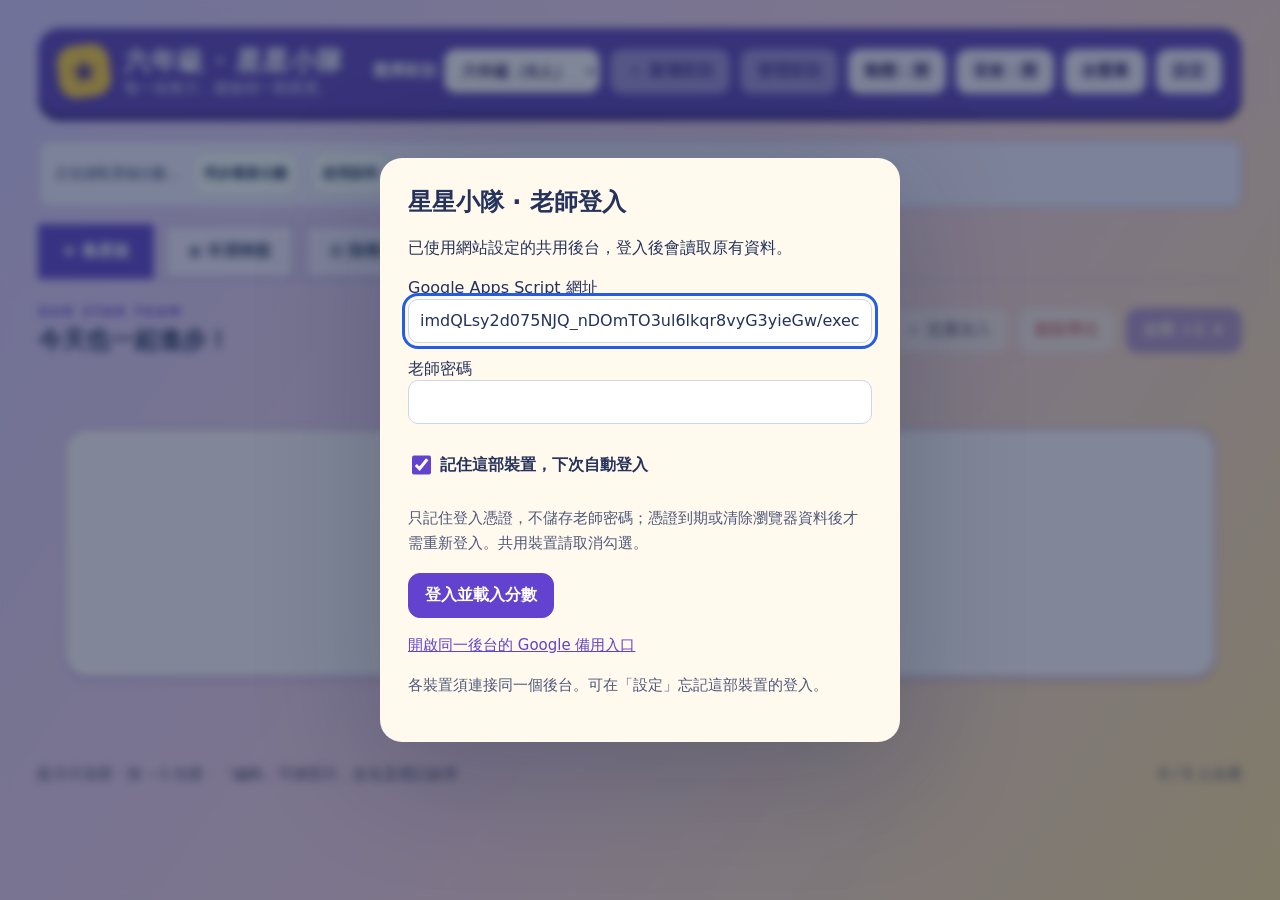
<file: google-backend/Index.html>
<!DOCTYPE html>
<html lang="zh-Hant"><head><base href="https://j1mwyyzz430.github.io/star-team/" target="_top"><script src="./roster-model.js?v=20261016-classes1"></script><script src="./config.js?v=20261015-sync1"></script><script src="./cloud.js?v=20261015-remember1"></script><meta charset="utf-8"><meta name="viewport" content="width=device-width, initial-scale=1"><title>星星小隊 · 課堂計分</title><meta name="description" content="班別星星獎勵、幸運轉盤、分組與禮物抽卡。"><style>
:root{--ink:#192f50;--blue:#245ce8;--muted:#65768b;--line:#dee7f0;--paper:#f3f7fc;--gold:#ffc43b}*{box-sizing:border-box}body{margin:0;background:var(--paper);color:var(--ink);font-family:system-ui,-apple-system,"Noto Sans TC","Microsoft JhengHei",sans-serif;font-size:16px}button,input,select{font:inherit}button{cursor:pointer;border:1px solid var(--line);background:white;color:var(--ink);border-radius:12px;padding:11px 16px;font-weight:650;transition:transform .16s,box-shadow .16s}button:hover:not(:disabled){transform:translateY(-2px);box-shadow:0 5px 18px #192f5012}button:focus-visible,input:focus-visible,select:focus-visible{outline:3px solid #245ce8;outline-offset:3px}button:disabled{opacity:.45;cursor:not-allowed}.primary{background:var(--blue);border-color:var(--blue);color:white}.quiet{background:transparent}.danger{color:#b32635}.wrap{max-width:1440px;margin:auto;padding:28px 38px}header{display:flex;justify-content:space-between;align-items:center;gap:18px}.brand{display:flex;gap:14px;align-items:center}.brand-icon{display:grid;place-items:center;background:var(--blue);color:var(--gold);width:52px;height:52px;border-radius:17px;font-size:34px;transform:rotate(-7deg)}h1{font-size:26px;letter-spacing:1px;margin:0}h2{margin:0 0 14px;font-size:24px}p{line-height:1.7}.small{font-size:14px;color:var(--muted)}.top-actions,.row{display:flex;align-items:center;gap:10px;flex-wrap:wrap}.savebar{margin:22px 0 16px;border:1px solid #d5e2f5;background:#eaf2ff;border-radius:12px;padding:11px 16px;font-size:14px;display:flex;gap:12px;align-items:center;flex-wrap:wrap}.savebar button{padding:5px 10px;font-size:14px}.tabs{display:flex;gap:6px;border-bottom:1px solid var(--line);margin-bottom:24px}.tabs button{background:none;border:0;border-radius:0;padding:15px 22px;color:var(--muted);border-bottom:3px solid transparent}.tabs button.active{border-bottom-color:var(--blue);color:var(--blue)}.toolbar{display:flex;align-items:center;justify-content:space-between;gap:15px;margin:0 0 18px}.eyebrow{font-size:13px;letter-spacing:2px;color:var(--blue);font-weight:750}.toolbar h2{margin:5px 0 0}.grid{display:grid;grid-template-columns:repeat(3,minmax(0,1fr));gap:20px}.card{position:relative;background:white;border:1px solid var(--line);border-radius:23px;overflow:hidden;box-shadow:0 4px 4px #18334b02}.card.absent{opacity:.6}.add-student{display:block;width:100%;text-align:center;border:none;border-radius:0;background:none;padding:25px 20px 18px;box-shadow:none!important}.add-student:hover:not(:disabled){background:#f8fbff;transform:none}.student-top{display:flex;align-items:center;gap:15px;text-align:left}.avatar{width:72px;height:72px;border-radius:50%;background:var(--tint,#e5edff);display:inline-grid;place-items:center;font-size:28px;font-weight:800;flex:none;object-fit:cover;object-position:50% 20%;color:var(--ink);border:4px solid white;box-shadow:0 0 0 1px var(--line)}.student-name{font-size:23px;display:block;max-width:220px;overflow-wrap:anywhere}.plus{margin-left:auto;background:#edf3ff;color:var(--blue);border-radius:50%;width:38px;height:38px;display:grid;place-items:center;font-size:24px;flex:none}.stars{display:grid;grid-template-columns:repeat(10,1fr);gap:3px;font-size:25px;margin:21px 0 8px;color:#dce4ee}.stars .filled{color:#e9a400;filter:drop-shadow(0 2px 0 #fbe1a2)}.progress-copy{display:flex;justify-content:space-between;font-size:14px;color:var(--muted)}.rewards{display:flex;gap:8px;align-items:center;padding:14px 20px;background:#fafcff;border-top:1px solid #eef2f8}.big{font-size:29px;color:#eaae19}.empty-star{color:#dce4ee}.rainbow{background:linear-gradient(125deg,#ff5672 10%,#e9a900 30%,#2ca46c 50%,#2582ef 70%,#9a4ee8 90%);-webkit-background-clip:text;background-clip:text;color:transparent;font-size:34px;display:inline-block}.badge{display:flex;align-items:center;gap:5px;border:1px solid #e2e7f0;border-radius:10px;background:white;padding:0 8px}.edit{margin-left:auto;padding:7px 9px;font-size:14px}.legend{display:flex;gap:22px;align-items:center;justify-content:center;flex-wrap:wrap;margin:24px 0 0;font-size:14px;color:var(--muted)}.bottom{margin-top:26px;display:flex;justify-content:space-between;align-items:center;gap:15px;font-size:14px;color:var(--muted)}.panel{background:white;border:1px solid var(--line);border-radius:23px;padding:26px}.tool-layout{display:grid;grid-template-columns:1.15fr 1fr;gap:26px;align-items:center}.wheel-wrap{position:relative;width:min(100%,460px);aspect-ratio:1;margin:10px auto 22px}.pointer{position:absolute;z-index:2;top:-6px;left:calc(50% - 15px);width:0;height:0;border-left:15px solid transparent;border-right:15px solid transparent;border-top:33px solid var(--ink);filter:drop-shadow(0 3px 2px #0002)}canvas#wheel{display:block;width:100%;height:100%;border-radius:50%;box-shadow:0 0 0 8px white,0 0 0 10px #dce5f0;transition:transform 4.2s cubic-bezier(.12,.72,.12,1)}.center{text-align:center}.winner{font-size:34px;font-weight:800;min-height:55px;overflow-wrap:anywhere}.pill{display:inline-flex;align-items:center;gap:8px;border-radius:100px;padding:8px 12px;background:#f1f5fb;margin:4px}.pill .avatar{width:35px;height:35px;font-size:15px;border-width:2px}.field{display:block;margin:16px 0}.field>span{display:block;margin-bottom:7px;font-weight:650}.field input:not([type=checkbox]),.field select{width:100%;border:1px solid #cbd7e5;border-radius:10px;padding:11px;background:white;color:var(--ink)}input[type=checkbox]{width:19px;height:19px;vertical-align:middle;accent-color:var(--blue)}.groups{display:grid;grid-template-columns:repeat(3,1fr);gap:18px;margin-top:24px}.group{padding:22px;border-radius:18px;border:1px solid var(--line);background:white}.group h3{margin-top:0}.group .pill{display:flex}.clock{font-size:90px;font-variant-numeric:tabular-nums;font-weight:750;letter-spacing:3px;margin:30px 0}dialog{border:none;border-radius:22px;padding:28px;color:var(--ink);width:min(92vw,520px);box-shadow:0 25px 120px #0b1a3940}dialog::backdrop{background:#14264088;backdrop-filter:blur(4px)}.dialog-head{display:flex;justify-content:space-between;align-items:center;gap:10px}.dialog-head h2{margin:0}.close{font-size:22px;padding:4px 11px}.hidden,[hidden]{display:none!important}.toast{position:fixed;bottom:28px;left:50%;transform:translateX(-50%);background:var(--ink);color:white;padding:14px 23px;border-radius:14px;z-index:20;max-width:90vw;text-align:center;box-shadow:0 8px 25px #0002;pointer-events:none}.celebrate{position:fixed;inset:0;z-index:30;display:flex;flex-direction:column;align-items:center;justify-content:center;background:#142b50d9;color:white;pointer-events:none;animation:reveal .35s ease-out}.celebrate .symbol{font-size:150px;animation:star-pop .8s cubic-bezier(.2,.8,.3,1.2)}.celebrate strong{font-size:32px;padding:0 20px;text-align:center}.particle{position:fixed;width:12px;height:20px;top:-20px;z-index:31;pointer-events:none;animation:fall 2.3s ease-in forwards}.pop{animation:card-pop .32s ease-out}.hint{border-radius:12px;background:#f3f7fd;padding:14px;font-size:14px;line-height:1.7}a{color:var(--blue)}@keyframes card-pop{50%{transform:scale(1.035)}}@keyframes star-pop{from{transform:scale(.15) rotate(-70deg);opacity:0}to{transform:scale(1) rotate(0)}}@keyframes reveal{from{opacity:0}to{opacity:1}}@keyframes fall{to{transform:translate(var(--drift),105vh) rotate(620deg)}}@media(min-width:1500px){.wrap{padding-top:40px}.add-student{padding:32px 24px 22px}.avatar{width:90px;height:90px}.stars{font-size:30px}}@media(max-width:1000px){.wrap{padding:22px}.grid{gap:14px}.avatar{width:57px;height:57px}.student-name{font-size:20px}.add-student{padding:20px 14px 15px}.stars{font-size:21px}.rewards{padding:10px}.tool-layout{grid-template-columns:1fr 1fr}.big{font-size:23px}}@media(max-width:720px){header{align-items:flex-start}.top-actions{justify-content:flex-end}h1{font-size:22px}.brand-icon{width:44px;height:44px}.wrap{padding:17px}.grid{grid-template-columns:repeat(2,minmax(0,1fr))}.toolbar{align-items:flex-start;flex-direction:column}.student-top{flex-wrap:wrap;gap:9px}.student-name{font-size:19px}.plus{width:28px;height:28px;font-size:20px}.stars{font-size:19px;gap:0}.rewards{flex-wrap:wrap}.tabs button{padding:13px 12px}.tool-layout{grid-template-columns:1fr}.groups{grid-template-columns:1fr}.bottom{align-items:flex-start;flex-direction:column}.clock{font-size:70px}}@media(prefers-reduced-motion:reduce){*,*::before,*::after{animation-duration:.01ms!important;transition-duration:.01ms!important}}

:root{--ink:#24325c;--blue:#6242ce;--muted:#4e587a;--line:#c6bce8;--paper:#e7dfff;--gold:#ffbf24}
body{background:linear-gradient(125deg,#d9c9ff 0%,#f7d0e5 50%,#ffde98 100%);min-height:100vh}
.wrap{max-width:1380px}header{padding:16px 20px;background:#6040bb;border-radius:22px;color:white;box-shadow:0 7px 0 #422989}header .small{color:#f4eaff}header button{background:#f8efff;color:#392164}.brand-icon{background:#ffcf43;color:#53318e}.savebar{background:#f4ecff;border-color:#b49bdf;margin-top:26px}.tabs{gap:10px}.tabs button{background:#f8eaff;border:2px solid #b39bd8}.tabs button.active{background:#6242ce;color:white;border-color:#6242ce}.grid{grid-template-columns:repeat(2,minmax(0,1fr));gap:22px}.card{background:var(--tint);border:2px solid #24325c22;border-radius:24px;box-shadow:0 7px 0 #24325c25;overflow:hidden}.add-student{background:transparent;padding:23px}.avatar{width:84px;height:84px;border:4px solid #ffffffd9;object-position:center 22%}.student-name{font-size:26px}.plus{background:#ffffffb0;color:#513293}.stars{font-size:clamp(18px,2.5vw,36px);gap:0}.stars .filled{color:#815300;text-shadow:0 1px #ffe2a5}.rewards{background:#ffffff75;flex-wrap:wrap;padding:12px 20px}.deduct{color:#952445;background:#fff0f3;border:2px solid #cf6f8e;padding:8px 12px;font-weight:800}.panel,.group{background:#fff8ec;border:2px solid #ceaadf;box-shadow:0 5px 0 #6f4a9b20}.legend{color:#3a3862}.bottom{color:#424061}.badge{background:#fff8e4}.pill{background:#f6eaff}.pill .avatar{width:38px;height:38px;border-width:2px}.tool-layout .avatar{width:72px;height:72px}dialog{background:#fff9ee}button,input,select{min-height:44px}.small,.progress-copy,.bottom,.legend{font-size:15px}@media(max-width:650px){.wrap{padding:16px}.grid{grid-template-columns:1fr}header{align-items:flex-start;flex-direction:column}h1{font-size:23px}.student-name{font-size:24px}.stars{font-size:clamp(18px,7vw,30px)}.top-actions{gap:6px}.top-actions button{padding:8px 12px}}
/* Active rewards, gentle idle motion, and a motion preference for projection. */
.rainbow{background:linear-gradient(110deg,#ff315b,#ffbb1a,#36d6ac,#2f88ff,#a35aff,#ff315b);background-size:300% 100%;color:transparent;background-clip:text;-webkit-background-clip:text}
.super-live{position:relative;background:linear-gradient(120deg,#fff2bd,#f5d7ff,#c9f5ff);border:2px solid #ad69ed;box-shadow:0 0 16px #b251e745;overflow:visible}
.super-live .rainbow{display:inline-block;font-size:40px;animation:prismFlow 3s linear infinite,starFloat 2.4s ease-in-out infinite;filter:drop-shadow(0 0 6px #bd57ee)}
.super-live:after{content:'✦';position:absolute;right:-7px;top:-9px;color:#ad39d5;font-size:20px;animation:sparkOrbit 3.8s ease-in-out infinite;pointer-events:none}
.charged{box-shadow:0 7px 0 #6242ce44,0 0 24px #a363d633;animation:cardGlow 4s ease-in-out infinite}
.prism-card{background:linear-gradient(120deg,#ffd279,#ffaabf,#b9b0ff,#81dfd7,#ffd279);background-size:300% 300%;animation:prismFlow 9s ease infinite}
.card{transition:transform .2s,box-shadow .25s}.card:hover{transform:translateY(-3px)}.add-student:active{transform:scale(.985)}.pop{animation:rewardPop .55s cubic-bezier(.2,.8,.3,1.3)!important}
.level-row{display:flex;gap:10px;align-items:center;margin-top:14px;font-size:14px}.level-badge{background:#483184;color:white;padding:4px 10px;border-radius:20px;font-weight:800}.xp-track{height:7px;background:#ffffff80;border-radius:10px;margin:8px 0 2px;overflow:hidden}.xp-track i{display:block;height:100%;background:linear-gradient(90deg,#7d48d8,#db458f);border-radius:10px;transition:width .6s}
.tabs{flex-wrap:wrap}.tabs button{transition:transform .2s,background .2s}.tabs button:active{transform:scale(.94)}main>section:not([hidden]){animation:panelEnter .32s ease-out}.celebrate{backdrop-filter:blur(5px);background:#241339bc}.celebrate .symbol{font-size:clamp(110px,22vw,230px);animation:superArrival 1s cubic-bezier(.2,.9,.3,1.2) both,prismFlow 2s linear infinite;filter:drop-shadow(0 0 24px #ffcaff)}.celebrate strong{font-size:clamp(22px,4vw,44px);color:white;text-shadow:0 3px 10px #0008}.star-spark{position:fixed;z-index:10000;font-size:26px;pointer-events:none;animation:starFlight 1s ease-out forwards}.wheel-wrap{filter:drop-shadow(0 8px 12px #54358935)}.wheel-wrap.tick .pointer{animation:pointerClick .12s ease-out}.winner.reveal{animation:rewardPop .7s cubic-bezier(.1,.8,.3,1.2)}
.shop-controls{display:flex;align-items:center;gap:24px;margin-bottom:20px}.shop-controls select{padding:10px;border-radius:12px;max-width:100%}.gift-grid{display:grid;grid-template-columns:repeat(3,minmax(0,1fr));gap:18px;margin:20px 0}.gift-card{background:linear-gradient(135deg,#fff9ed,var(--gift-color));border:2px solid #b898d0;border-radius:22px;padding:22px;box-shadow:0 5px 0 #7247a422;transition:transform .2s}.gift-card:hover{transform:translateY(-4px)}.gift-card h3{margin:6px 0;font-size:22px;overflow-wrap:anywhere}.gift-card>strong{font-size:27px;color:#543386}.gift-symbol{font-size:46px}.empty-gifts{grid-column:1/-1;text-align:center}.empty-gifts>span{font-size:48px}.lucky-panel{display:grid;grid-template-columns:2fr 1fr;align-items:center;gap:24px;margin:22px 0;background:linear-gradient(135deg,#eed6ff,#ffe5ad)}.gift-result{display:flex;flex-direction:column;gap:8px;text-align:center;align-items:center;justify-content:center;font-size:24px;min-height:190px;border:2px dashed #a775c4;border-radius:22px;padding:18px;background:#ffffff80;overflow-wrap:anywhere}.gift-result small{font-size:14px}.gift-result.opening{background:#fff1c6}.receipt{display:flex;gap:14px;justify-content:space-between;align-items:center;padding:16px 0;border-bottom:1px solid #d8c4e5}.receipt strong{overflow-wrap:anywhere}.receipt-status{font-size:14px;padding:5px 10px;border-radius:16px;background:#eadcfc}.shop-controls .field{margin:0;min-width:180px}
@keyframes prismFlow{0%{background-position:0% 50%}100%{background-position:300% 50%}}@keyframes starFloat{0%,100%{transform:translateY(0) rotate(-7deg) scale(1)}50%{transform:translateY(-4px) rotate(7deg) scale(1.16)}}@keyframes sparkOrbit{0%,100%{transform:translate(0,0) scale(.7);opacity:.5}50%{transform:translate(-12px,8px) scale(1.2);opacity:1}}@keyframes cardGlow{0%,100%{box-shadow:0 7px 0 #6242ce44,0 0 15px #a363d633}50%{box-shadow:0 7px 0 #6242ce44,0 0 28px #c961c966}}@keyframes rewardPop{0%,100%{transform:scale(1)}35%{transform:scale(1.035) rotate(-.6deg)}70%{transform:scale(.99)}}@keyframes panelEnter{from{opacity:.6;transform:translateY(10px)}to{opacity:1;transform:translateY(0)}}@keyframes superArrival{0%{transform:scale(.1) rotate(-80deg);opacity:0}60%{transform:scale(1.2) rotate(8deg)}100%{transform:scale(1) rotate(0);opacity:1}}@keyframes starFlight{0%{transform:translate(-50%,-50%) scale(.5);opacity:1}100%{transform:translate(calc(-50% + var(--dx)),calc(-50% + var(--dy))) scale(1.2) rotate(80deg);opacity:0}}@keyframes pointerClick{50%{transform:rotate(-16deg)}}
.calm *, .calm *:before,.calm *:after{animation:none!important;transition:none!important}.calm .particle,.calm .star-spark{display:none}
@media(prefers-reduced-motion:reduce){*,*:before,*:after{animation:none!important;transition:none!important}.particle,.star-spark{display:none}}
@media(max-width:850px){.gift-grid{grid-template-columns:repeat(2,minmax(0,1fr))}.lucky-panel{grid-template-columns:1fr}.shop-controls{flex-wrap:wrap}.receipt{align-items:flex-start;flex-direction:column}}
@media(max-width:520px){.gift-grid{grid-template-columns:1fr}.gift-card{padding:18px}.level-row{font-size:14px}.super-live .rainbow{font-size:32px}}

@media(min-width:1400px){.wrap{max-width:1760px}.grid{grid-template-columns:repeat(4,minmax(0,1fr))}.student-name{font-size:22px}.student-top .avatar{width:60px;height:60px}.add-student{padding:18px}.stars{font-size:clamp(18px,1.5vw,26px)}.rewards{padding:10px;gap:6px}.level-row{font-size:14px}.super-live .rainbow{font-size:30px}}
/* Signature card layers: geometry stays behind legible content. */
.skin-card{isolation:isolate;background:var(--skin-dark)!important;border:2px solid var(--skin-color)!important;color:#fff;box-shadow:0 6px 0 #13203944,0 0 22px color-mix(in srgb,var(--skin-color) 25%,transparent)}
.skin-card:before,.skin-swatch:before{content:'';position:absolute;inset:0;background:var(--skin-pattern);opacity:.24;pointer-events:none;z-index:-1}
.skin-card .add-student{position:relative;z-index:1;color:#fff;background:linear-gradient(105deg,#060d2370,transparent)!important}.skin-card .small,.skin-card .progress-copy,.skin-card .level-row{color:#eef1ff}.skin-card .student-name{text-shadow:0 2px 6px #0008}.skin-card .stars{color:#ffffff38}.skin-card .stars .filled{color:#ffe594;text-shadow:0 0 7px #fba}.skin-card .rewards{position:relative;z-index:2;background:#ffffffeb;color:#213255}.skin-card .avatar{border-color:var(--skin-color);box-shadow:0 0 20px color-mix(in srgb,var(--skin-color) 55%,transparent)}.skin-card .level-badge{color:#152137;background:var(--skin-color)}.skin-card .xp-track i{background:var(--skin-color)}
.skin-label{display:flex;gap:8px;align-items:center;font-size:14px;font-weight:700;margin-top:12px;color:var(--skin-color);letter-spacing:.5px}.skin-label b,.skin-tier{border:1px solid currentColor;padding:3px 7px;border-radius:6px;font-size:13px}#students .skin-fx{height:calc(100% - 68px)}
.skin-fx{position:absolute;inset:0;width:100%;height:100%;pointer-events:none;z-index:2}.skin-card.tier-0:after{content:'';position:absolute;inset:3px;border:1px solid var(--skin-color);border-radius:20px;pointer-events:none;opacity:.6;z-index:3;animation:skinHalo 3s ease-in-out infinite}.skin-card.tier-0{animation:skinBreath 4s ease-in-out infinite}
@keyframes skinHalo{50%{opacity:1;box-shadow:inset 0 0 18px var(--skin-color)}}@keyframes skinBreath{50%{box-shadow:0 6px 0 #13203944,0 0 28px color-mix(in srgb,var(--skin-color) 40%,transparent)}}
.skin-grid{display:grid;grid-template-columns:repeat(4,minmax(0,1fr));gap:20px;margin-top:24px}.skin-tile{background:#fff9ee;border:1px solid #c7b4e1;border-radius:20px;padding:10px;overflow:hidden}.skin-swatch{position:relative;isolation:isolate;overflow:hidden;display:flex;min-height:120px;border-radius:14px;border:2px solid var(--skin-color);background:var(--skin-dark);color:var(--skin-color);align-items:flex-end;padding:14px;font-size:20px;font-weight:750}.skin-swatch:before{opacity:.65}.skin-tile .small{margin:10px 5px;min-height:26px}.skin-tile button{width:100%}.skin-tier{position:absolute;top:12px;right:12px;background:#101928ba}.skin-tile.equipped{outline:3px solid #7051ca}.skin-grid .skin-swatch:after{content:'✦';position:absolute;top:15px;left:17px;font-size:32px;opacity:.7}.skin-tile[data-tier='0'] .skin-swatch{box-shadow:inset 0 0 25px color-mix(in srgb,var(--skin-color) 40%,transparent)}#skin-filters [aria-pressed=true]{background:#493184;color:#fff}#skin-student{padding:10px;border-radius:10px;max-width:100%}#skin-dialog{width:min(94vw,610px)}#skin-stage{margin:20px 0}#skin-stage .card{min-height:290px;padding:28px}#skin-stage .avatar{width:76px;height:76px}#skin-stage .student-top{position:relative;z-index:3}#skin-stage .preview-score{font-size:38px;position:relative;z-index:3;margin:35px 0 10px}#skin-stage .skin-label{position:relative;z-index:3}.preview-copy{position:relative;z-index:3;color:#f1eeff;font-size:14px}#wheel-fx{position:absolute;inset:0;width:100%;height:100%;pointer-events:none;border-radius:50%;z-index:1}#winner-skin{margin:16px 0}#winner-card{padding:20px;border-radius:18px;position:relative;overflow:hidden}#winner-card .student-top{position:relative;z-index:3}#winner-card .avatar{width:60px;height:60px}#winner-card .skin-label{position:relative;z-index:3}.calm .skin-card{animation:none!important}.calm .skin-card:after{animation:none!important}
@media(max-width:1100px){.skin-grid{grid-template-columns:repeat(3,minmax(0,1fr))}}@media(max-width:760px){.skin-grid{grid-template-columns:repeat(2,minmax(0,1fr));gap:12px}.skin-swatch{font-size:18px;min-height:115px}}@media(max-width:420px){.skin-grid{grid-template-columns:1fr}}

/* Illustrated collector cards, distinct from the unchanged T2 palette cards. */
.skin-art{position:absolute;inset:0;width:100%;height:100%;pointer-events:none;z-index:0;overflow:hidden}.skin-art image{image-rendering:auto}.textured:before{display:none}.textured{background:#101522!important;border-width:2px!important}.textured .art-shade{position:absolute;inset:0;pointer-events:none;z-index:1;background:linear-gradient(90deg,#081021e8 0%,#081021bc 33%,#08102124 73%,transparent),linear-gradient(0deg,#060c21d9,transparent 52%)}.textured .add-student{z-index:2;background:none!important;text-align:left}.textured .student-top{align-items:center}.textured .student-name{max-width:175px;font-size:23px}.textured .stars{margin-top:24px;filter:drop-shadow(0 2px 3px #000)}.textured .rewards{background:#101929f0;color:#f6e6bb;border-top:1px solid #dccd9666}.textured .badge{background:#1b2338;color:#fff3d2}.textured .edit{background:#293448;color:#fff;border-color:#667b99}.textured .skin-label{color:#fff2c9;text-shadow:0 2px 6px #000}.textured .level-row{width:fit-content;background:#0b1425ad;padding:4px 8px;border-radius:8px}.textured .xp-track{background:#081020a6;max-width:67%}.textured .progress-copy{background:#071226aa;border-radius:8px;padding:3px 8px;width:fit-content;gap:15px}.textured .avatar{width:64px;height:64px;border-width:3px}.textured .small{background:#071226b0;border-radius:5px;padding:2px 5px}.textured .plus{background:#fff5d8ec;color:#392e21}.textured .skin-fx{z-index:3}.textured .rewards{z-index:4}.textured.tier-0:after{border-radius:21px;border-width:1px;border-color:#fff0b3;inset:6px;opacity:.55;box-shadow:inset 0 0 14px #ffe4a633}.textured.tier-0 .skin-art{animation:mythicDrift 12s ease-in-out infinite alternate;transform-origin:80% 50%}.textured.tier-1 .skin-art{opacity:.8}.textured.tier-1 .art-shade{background:linear-gradient(90deg,#111c30ed,#111c3055),linear-gradient(0deg,#111c30bb,transparent)}
.art-glint{position:absolute;inset:0;z-index:3;pointer-events:none;opacity:0;background:linear-gradient(115deg,transparent 25%,#fff7dc44 48%,#ffffff99 50%,transparent 72%);transform:translateX(-120%)}.skin-strike .art-glint{animation:mythicSweep 1.8s ease-out both}.skin-strike .skin-art{animation:mythicAwaken 2.1s ease-out both!important}.skin-strike:after{animation:mythicEdge 1.8s ease-out!important}.skin-swatch{aspect-ratio:1.7;min-height:155px;align-items:flex-end;isolation:isolate}.skin-swatch .skin-art{z-index:-1}.skin-swatch:has(.skin-art):before{display:none}.skin-swatch:has(.skin-art):after{display:none}.skin-swatch .art-shade{position:absolute;inset:0;z-index:0;background:linear-gradient(0deg,#061026ee,transparent 60%)}.skin-swatch-name,.skin-tier{position:relative;z-index:2}.skin-swatch .skin-tier{position:absolute;top:12px;right:12px}.skin-swatch-name{color:#fff2d4;text-shadow:0 2px 4px #000}.skin-tile[data-tier='0']{background:#111e32;color:#e8d8b9;border-color:#a49165}.skin-tile[data-tier='0'] .small{color:#e2d5be}.skin-tile[data-tier='0'] button{background:#26374e;color:#fff1d4;border-color:#937f53}.skin-tile[data-tier='0'].equipped{outline-color:#e6c773}.skin-tile .small{min-height:42px}.skin-grid{gap:18px}#skin-stage .textured{min-height:330px}#skin-stage .textured .student-top,#skin-stage .preview-score,#skin-stage .preview-copy,#skin-stage .skin-label{z-index:4}#skin-stage .preview-score{font-size:38px;text-shadow:0 3px 8px #000}#skin-dialog{width:min(94vw,700px)}#skin-stage .textured .skin-art{height:100%}#winner-card.textured{min-height:170px;padding:22px}#winner-card.textured .student-top{z-index:4}#winner-card.textured .skin-label{z-index:4;margin-top:35px}#winner-card.textured .student-name{font-size:23px}.skin-road{font-size:14px;line-height:1.8;color:#66537e}
@keyframes mythicDrift{from{transform:scale(1.01) translateX(0)}to{transform:scale(1.07) translateX(-1%)}}@keyframes mythicAwaken{0%{transform:scale(1.02);filter:brightness(1)}15%{transform:scale(1.035);filter:brightness(.85)}30%{transform:scale(1.085);filter:brightness(1.3) saturate(1.2)}100%{transform:scale(1.02);filter:brightness(1)}}@keyframes mythicSweep{0%,15%{transform:translateX(-120%);opacity:0}28%{opacity:.8}70%,100%{transform:translateX(120%);opacity:0}}@keyframes mythicEdge{25%{box-shadow:inset 0 0 28px var(--skin-color),0 0 30px var(--skin-color);opacity:1}}
.calm .skin-art,.calm .art-glint,.calm .skin-strike:after{animation:none!important}.calm .art-glint{display:none}@media(prefers-reduced-motion:reduce){.skin-art,.art-glint,.skin-strike:after{animation:none!important}.art-glint{display:none}}@media(min-width:1400px){.textured .student-name{font-size:20px;max-width:150px}.textured .avatar{width:54px;height:54px}}@media(max-width:650px){.skin-swatch{min-height:135px}.textured .student-name{max-width:180px}.skin-grid{gap:12px}}@media(max-width:420px){.skin-swatch{min-height:180px}}

/* Mythic borders live outside the rounded card, while all text remains above the artwork. */
.grid{row-gap:75px;padding:54px 26px 18px;column-gap:42px}.textured.tier-0{overflow:visible;isolation:isolate;border-color:var(--skin-color)!important;box-shadow:0 0 16px color-mix(in srgb,var(--skin-color) 45%,transparent),0 13px 30px #080e2c28}.textured.tier-0 .skin-art,.textured.tier-0 .art-shade,.textured.tier-0 .art-glint{border-radius:21px}.textured.tier-0 .add-student{border-radius:21px 21px 0 0}.textured.tier-0 .rewards{border-radius:0 0 21px 21px}.textured.tier-0 .skin-border{position:absolute;inset:-35px;display:block;width:calc(100% + 70px);height:calc(100% + 70px);z-index:5;pointer-events:none;overflow:visible}.textured.tier-0 .skin-crest{position:absolute;right:-16px;top:-76px;width:clamp(108px,35%,145px);height:80px;z-index:6;pointer-events:none;overflow:visible;filter:drop-shadow(0 0 9px var(--skin-color)) drop-shadow(0 7px 8px #0009);animation:crestHover 4.5s ease-in-out infinite}.textured.tier-0 .skin-crest .crest-art{mask-image:radial-gradient(ellipse at 53% 47%,black 20%,#000e 43%,transparent 73%)}.textured.tier-0 .student-top,.textured.tier-0 .stars,.textured.tier-0 .progress-copy,.textured.tier-0 .level-row,.textured.tier-0 .xp-track,.textured.tier-0 .skin-label{position:relative;z-index:7}.textured.tier-0 .rewards{z-index:7}.textured.tier-0 .skin-fx{z-index:3}.textured.tier-0:after{pointer-events:none}.textured.tier-0.fx-fire{box-shadow:0 0 18px #f9584388,0 0 32px #ff8f264d,0 12px 25px #2d130b88}@keyframes crestHover{50%{transform:translateY(-5px) rotate(3deg)}}.calm .skin-crest{animation:none!important}@media(prefers-reduced-motion:reduce){.skin-crest{animation:none!important}}@media(max-width:720px){.grid{padding:55px 16px 8px;column-gap:30px;row-gap:65px}.textured.tier-0 .skin-border{inset:-25px;width:calc(100% + 50px);height:calc(100% + 50px)}.textured.tier-0 .skin-crest{width:90px;height:64px;top:-56px;right:-9px}}@media(max-width:530px){.grid{grid-template-columns:1fr;row-gap:65px;padding:52px 18px 10px}.textured.tier-0 .skin-crest{width:112px;height:74px;top:-63px}}
#skin-stage{padding-top:55px}#winner-skin{padding-top:48px}#winner-card.textured.tier-0{overflow:visible}#skin-stage .card.tier-0{overflow:visible}

.skin-visuals{position:absolute;inset:0;overflow:hidden;border-radius:inherit;pointer-events:none;z-index:0}.textured.tier-0 .skin-crest{overflow:hidden!important;clip-path:circle(49% at 50% 50%)}.skin-visuals .skin-fx{z-index:3}#students .skin-visuals .skin-fx{height:100%}.currency-star{display:inline-block;font-size:1.4em;line-height:1;vertical-align:-.12em;background:linear-gradient(130deg,#ff3464 10%,#f6a000 30%,#11ad75 50%,#267cff 70%,#a442ed 90%);background-clip:text;-webkit-background-clip:text;color:transparent;-webkit-text-fill-color:transparent;filter:drop-shadow(0 1px 1px #582e6c40)}.gift-photo{width:100%;height:180px;object-fit:contain;background:#fff;border-radius:14px;display:block;margin-bottom:16px}.gift-photo-empty{height:120px;display:grid;place-items:center;background:#ffffff60;border-radius:14px;font-size:16px;color:#4b3765;margin-bottom:14px}#gift-image-preview .gift-photo{height:160px}.gift-price{display:flex;align-items:center;gap:8px}#edit-dialog{width:min(94vw,860px)}.equip-grid{display:grid;grid-template-columns:repeat(3,minmax(0,1fr));gap:12px;margin:14px 0;max-height:470px;overflow:auto;padding:6px}.equip-option{padding:0;overflow:hidden;background:#14233b;color:white;text-align:left;border:3px solid transparent;border-radius:14px;box-shadow:none!important}.equip-option[aria-pressed=true]{border-color:#ffe68d;box-shadow:0 0 0 2px #7956c8!important}.equip-option small{display:block;padding:8px;font-size:14px}.equip-option:disabled{opacity:.55}.equip-mini{position:relative;min-height:108px;height:108px;padding:8px;overflow:hidden!important;border:2px solid var(--skin-color,#ffc949);border-radius:10px;background:linear-gradient(140deg,#101b31,#332350);color:#fff}.equip-mini-top{position:relative;z-index:4;display:flex;gap:5px;align-items:center;font-size:14px;text-shadow:0 1px 4px #000}.equip-mini-top .avatar{width:28px;height:28px;font-size:12px;border-width:2px}.equip-mini-score{position:relative;z-index:4;font-size:18px;margin-top:9px;text-shadow:0 1px 4px #000}.equip-mini-xp{position:relative;z-index:4;font-size:12px}.equip-mini-label{position:relative;z-index:4;display:block;color:#fff1c9;margin-top:5px;font-size:12px}.equip-mini .skin-art,.equip-mini .art-shade,.equip-mini .art-glint{border-radius:8px}.equip-mini .skin-crest{display:none}.equip-mini .skin-fx{height:100%;z-index:3}.equip-option[aria-pressed=true] .equip-mini{box-shadow:inset 0 0 15px #fff8}.equip-mini .stars{display:none}.equip-option .skin-tier{display:none}@media(max-width:600px){.equip-grid{grid-template-columns:repeat(2,minmax(0,1fr))}.gift-photo{height:160px}}
</style><style>.image-credit{display:block;margin:-9px 0 11px;color:#344661;font-size:12px;line-height:1.5}.image-credit a{font-size:12px}</style><style>
.grade-switch{display:inline-flex;align-items:center;gap:8px;font-weight:750;white-space:nowrap}.grade-switch select{padding:10px 13px;border:1px solid #dac3f3;border-radius:12px;background:#fff9ff;color:#392164;font-weight:750}.empty-class{grid-column:1/-1;text-align:center;padding:52px 22px;background:#fff7fc}.empty-class span{font-size:56px;color:#8b61d9}.empty-class h3{font-size:24px;margin:9px 0}.empty-class p{margin:0}.gift-rarity{display:inline-flex;align-items:center;border-radius:999px;padding:5px 11px;background:#ffdb6b;color:#4c321b;font-size:14px;font-weight:850}.gift-rarity.tier-3{background:#bceeff;color:#164b75}.gift-rarity.tier-4{color:#4b226d;background:linear-gradient(105deg,#ffd387,#f5a5da,#b1d9ff,#b0ffdf);animation:prismFlow 4s linear infinite;background-size:250% 100%}.gift-card .gift-rarity{margin-bottom:8px}.summon-dialog{position:fixed;inset:0;width:100vw;max-width:none;height:100dvh;max-height:none;margin:0;padding:0;border:0;border-radius:0;background:#111531;color:#fff;overflow:auto}.summon-dialog::backdrop{background:#090c1bf2}.summon-scene{--summon-color:#b7a4ff;--summon-glow:#9d75e8;position:relative;isolation:isolate;display:grid;place-items:center;min-height:100dvh;padding:38px 18px 52px;text-align:center;overflow:hidden;background:radial-gradient(circle at 50% 44%,#4f347e 0%,#231d52 34%,#111a36 65%,#070b20 100%);transition:background 1s ease}.summon-scene[data-tier="2"]{--summon-color:#ffe17b;--summon-glow:#e7a334;background:radial-gradient(circle at 50% 44%,#7b4b27 0%,#2d2542 38%,#0c1531 72%,#060a1e 100%)}.summon-scene[data-tier="3"]{--summon-color:#a4eaff;--summon-glow:#4fb8ff;background:radial-gradient(circle at 50% 44%,#286384 0%,#1c3560 38%,#0c1531 72%,#060a1e 100%)}.summon-scene[data-tier="4"]{--summon-color:#fbd0ff;--summon-glow:#d776ff;background:conic-gradient(from 90deg at 50% 44%,#304e83,#66439e,#b84e9b,#e6a364,#558a91,#304e83)}.summon-scene:before{content:"";position:absolute;inset:-60%;pointer-events:none;background:repeating-conic-gradient(from 30deg,#ffffff08 0deg 6deg,transparent 6deg 25deg);animation:summonSky 24s linear infinite;opacity:.65}.summon-scene:after{content:"";position:absolute;inset:0;pointer-events:none;background:radial-gradient(circle at 50% 45%,transparent 0 19%,#050b21b8 88%)}.summon-mist{position:absolute;inset:0;pointer-events:none;z-index:1;background:radial-gradient(circle at 20% 25%,#ffffff22 0 1px,transparent 3px),radial-gradient(circle at 75% 58%,#ffffff3b 0 1px,transparent 3px),radial-gradient(circle at 43% 77%,#ffffff54 0 2px,transparent 4px);background-size:78px 87px,123px 100px,161px 171px;animation:summonStars 14s linear infinite}.summon-content{position:relative;z-index:2;width:min(96vw,650px)}.summon-kicker{font-size:14px;letter-spacing:.25em;color:#e5daff;font-weight:800}.summon-content h2{font-size:clamp(30px,5vw,58px);margin:10px 0 4px;text-shadow:0 3px 25px #0009}.summon-content p[role="status"]{font-size:clamp(16px,2.2vw,22px);min-height:34px;color:#f4eaff}.summon-orbit{position:relative;width:min(62vw,350px);height:min(62vw,350px);margin:10px auto 0;display:grid;place-items:center}.summon-ring{position:absolute;inset:8%;border:2px solid var(--summon-color);border-radius:50%;box-shadow:0 0 23px var(--summon-glow),inset 0 0 25px var(--summon-glow);opacity:.76;animation:summonSpin 9s linear infinite}.summon-ring:before,.summon-ring:after{content:"✦";position:absolute;color:var(--summon-color);font-size:35px;text-shadow:0 0 18px var(--summon-glow)}.summon-ring:before{left:7%;top:8%}.summon-ring:after{right:5%;bottom:10%}.ring-two{inset:0;border-style:dashed;opacity:.4;animation-direction:reverse;animation-duration:13s}.summon-core{display:grid;place-items:center;width:55%;height:55%;border-radius:50%;font-size:clamp(80px,14vw,132px);color:#fff;text-shadow:0 0 17px var(--summon-color),0 0 54px var(--summon-glow);background:radial-gradient(circle,#fff6 0%,var(--summon-glow) 24%,transparent 72%);box-shadow:0 0 60px var(--summon-glow);cursor:pointer;animation:summonBreathe 2.8s ease-in-out infinite;user-select:none}.summon-scene[data-phase="charge"] .summon-core{animation:summonCharge 1.1s ease-in forwards}.summon-scene[data-phase="rarity"] .summon-core{animation:summonBurst .9s ease-in-out forwards}.summon-scene[data-phase="reveal"] .summon-orbit{animation:summonExit .6s ease-in forwards}.summon-tier{min-height:45px;font-size:clamp(27px,4vw,42px);font-weight:900;color:var(--summon-color);letter-spacing:.12em;text-shadow:0 0 18px var(--summon-glow)}.summon-scene[data-tier="4"] .summon-tier{background:linear-gradient(90deg,#ffcd64,#fd8ee3,#a8f1ff,#bdf4aa);background-clip:text;color:transparent;filter:drop-shadow(0 0 14px #ffbaf6)}.summon-prize{margin:6px auto 16px;max-width:420px;padding:22px;background:#ffffffeb;color:#25315b;border-radius:24px;border:3px solid var(--summon-color);box-shadow:0 0 40px var(--summon-glow);animation:summonPrize .75s cubic-bezier(.15,.8,.15,1.25) both}.summon-prize .gift-photo{width:100%;max-width:250px;height:200px;object-fit:contain;margin:0 auto 12px}.summon-prize .gift-photo-empty{background:#eee6ff}.summon-prize strong{display:block;font-size:clamp(23px,3vw,34px);overflow-wrap:anywhere}.summon-prize small{display:block;margin-top:8px;font-size:14px}.summon-actions{display:flex;gap:12px;justify-content:center;align-items:center;flex-wrap:wrap;margin:16px 0}.summon-actions button{min-height:52px;padding:12px 20px;border:2px solid #ffffffa8;background:#ffffffea;color:#2b2462;font-weight:800}.summon-actions button.primary{background:linear-gradient(110deg,#ffde78,#f3acff);color:#241754;border:0;box-shadow:0 8px 25px #ddadff55}.summon-actions button[hidden]{display:none!important}
@keyframes summonSky{to{transform:rotate(360deg)}}@keyframes summonStars{to{background-position:78px 87px,-123px 100px,161px -171px}}@keyframes summonSpin{to{transform:rotate(360deg)}}@keyframes summonBreathe{50%{transform:scale(1.07);filter:brightness(1.25)}}@keyframes summonCharge{0%{transform:scale(.9);filter:brightness(.8)}75%{transform:scale(1.2);filter:brightness(1.9)}100%{transform:scale(.4);filter:brightness(3)}}@keyframes summonBurst{0%{transform:scale(.4);opacity:.5}55%{transform:scale(1.5);opacity:1;filter:brightness(2.2)}100%{transform:scale(1);opacity:1}}@keyframes summonExit{to{transform:scale(1.7);opacity:0}}@keyframes summonPrize{from{transform:scale(.3) translateY(80px);opacity:0;filter:brightness(2)}to{transform:scale(1);opacity:1;filter:brightness(1)}}
@media(max-width:600px){.grade-switch{width:100%;justify-content:space-between}.grade-switch select{min-width:130px}.summon-orbit{width:min(75vw,300px);height:min(75vw,300px)}.summon-prize{padding:16px}.summon-content{padding:14px 0}}
@media(prefers-reduced-motion:reduce){.summon-scene:before,.summon-mist,.summon-ring,.summon-core,.summon-prize,.gift-rarity.tier-4{animation:none!important}.summon-actions button:focus-visible{outline:3px solid #fff}}
</style><style>
/* Visible motion on every earned rainbow star, including cards with decorative skins. */
.badge.super-live{isolation:isolate;overflow:visible;background:linear-gradient(120deg,#fff2ad,#efd5ff,#d5f7ff,#ffe8a9);background-size:270% 100%;animation:rainbowBadge 4.8s linear infinite}
.badge:not(.super-live) .rainbow{background-size:300% 100%;-webkit-text-fill-color:transparent;animation:prismFlow 4s linear infinite,starFloat 3.4s ease-in-out infinite;opacity:.58}
.badge.super-live .rainbow{position:relative;z-index:2;background:linear-gradient(100deg,#ff3f67,#ffcf36,#53e9a6,#70b9ff,#d781ff,#ff3f67);background-size:300% 100%;-webkit-background-clip:text;background-clip:text;-webkit-text-fill-color:transparent;animation:prismFlow 2.6s linear infinite,starFloat 2.4s ease-in-out infinite;filter:drop-shadow(0 0 5px #ac5aff)}
.badge.super-live:before{content:"";position:absolute;inset:-5px;border-radius:inherit;border:2px solid #b85cff;box-shadow:0 0 8px #ffca72,0 0 16px #a364ff,inset 0 0 9px #f4c8ff;pointer-events:none;animation:rainbowHalo 2.6s ease-in-out infinite}
.badge.super-live:after{content:"✦";position:absolute;right:-10px;top:-15px;z-index:3;color:#f9dc5a;font-size:22px;text-shadow:0 0 8px #f69cea,0 0 13px #71c9ff;pointer-events:none;animation:sparkOrbit 2.5s ease-in-out infinite}
@keyframes rainbowBadge{to{background-position:270% 0}}@keyframes rainbowHalo{50%{border-color:#77eaff;box-shadow:0 0 13px #7bdeff,0 0 22px #e886ff,inset 0 0 13px #ffe790}}
.lucky-panel>div{min-width:0}.lucky-panel .shop-controls{display:block}.lucky-panel .shop-controls .field{min-width:0}
.gift-student-groups{display:grid;gap:14px;margin:10px 0}.gift-student-group{min-width:0;border:1px solid #e5d9f2;border-radius:16px;padding:10px 12px}.gift-student-group legend{padding:0 7px;color:#563a7e;font-weight:800}.gift-student-grid{display:flex;gap:10px;overflow-x:auto;padding:6px 2px 10px;scroll-snap-type:x proximity}.gift-student-card{display:flex;flex-direction:column;align-items:center;gap:4px;flex:0 0 112px;min-height:145px;padding:9px 6px;border:2px solid #dfd6ee;background:#fff;scroll-snap-align:start}.gift-student-card .avatar{width:70px;height:70px;font-size:24px}.gift-student-card strong{font-size:15px;line-height:1.2;max-width:100px;overflow-wrap:anywhere}.gift-student-card small{font-size:13px;color:#586680}.gift-student-card[aria-pressed=true]{border-color:#6a40cc;background:#f3e9ff;box-shadow:0 0 0 3px #dbbbff!important}.gift-student-card:disabled{opacity:.5}
@media(max-width:600px){.gift-student-card{flex-basis:100px}.gift-student-card .avatar{width:60px;height:60px}}
</style><link rel="stylesheet" href="./class-tools.css?v=20261016-classes1"><link rel="stylesheet" href="./skins/effects-v3.css">
<link rel="stylesheet" href="./skins/effects-v4.css"><link rel="stylesheet" href="./skins/collection-v5.css?v=20261125-inline1"><link rel="icon" href="./favicon.svg" type="image/svg+xml"><link rel="stylesheet" href="./focused-fixes.css"><link rel="stylesheet" href="./skins/awakening-scenes.css?v=20261120-scene1"></head><body><div class="wrap">
<header><div class="brand"><div class="brand-icon" aria-hidden="true">★</div><div><h1 id="grade-title">六年級 · 星星小隊</h1><div class="small">每一份努力，都值得一顆星星。</div></div></div><div class="top-actions"><label class="grade-switch">選擇班別 <select id="grade-select" aria-label="切換班別"><option value="p4">四年級</option><option value="p5">五年級</option><option value="p6" selected>六年級</option></select></label><button id="add-grade">＋ 新增班別</button><button id="manage-class">管理班別</button><button id="motion" aria-pressed="true">動態：開</button><button id="sound" aria-pressed="true">音效：開</button><button id="fullscreen">全螢幕</button><button id="settings">設定</button></div></header>
<div class="savebar"><span id="sync" role="status">正在讀取你的雲端分數…</span><button id="retry" hidden>重試儲存</button><button id="reload" hidden>重新載入雲端</button><button id="refresh">同步最新分數</button><button id="help">使用說明</button></div>
<nav class="tabs" aria-label="課堂工具"><button data-tab="score" class="active" aria-current="page">★ 集星板</button><button data-tab="draw">◉ 幸運轉盤</button><button data-tab="group">⊞ 隨機分組</button><button data-tab="wardrobe">✦ 名片收藏</button><button data-tab="shop">🎁 禮物商店</button><button data-tab="timer">◷ 計時器</button></nav>
<main><section id="score"><div class="toolbar"><div><div class="eyebrow" id="grade-eyebrow">PRIMARY 6 · OUR STAR TEAM</div><h2>今天也一起進步！</h2></div><div class="row"><span id="total" class="small"></span><button id="undo" disabled>↶ 撤銷</button><button id="add-student">＋ 新增學生</button><button id="batch-add">＋ 批量加入</button><button id="delete-students" class="danger">刪除學生</button><button id="all" class="primary">全班 +1 ★</button></div></div><div id="students" class="grid"></div><div class="legend"><span>★ 10 顆小星星 → 1 顆大星星</span><span>⭐ 3 顆大星星 → 1 顆彩色超級星星</span></div><div class="bottom"><span>點卡片加星 · 按 −1 扣星 · 「編輯」可換照片、改名及標記缺席</span><span id="present-count"></span></div></section>
<section id="draw" hidden><div class="tool-layout"><div class="panel center"><div class="wheel-wrap"><div class="pointer"></div><canvas id="wheel" width="900" height="900" aria-label="學生抽籤轉盤；多人時顯示號碼，下方提供姓名對照"></canvas><canvas id="wheel-fx" width="900" height="900" aria-hidden="true"></canvas></div><button id="spin" class="primary">轉動轉盤</button></div><div class="panel"><div class="eyebrow">WHO'S NEXT?</div><h2 style="margin-top:10px">下一位小夥伴</h2><div id="winner" class="winner" role="status">準備好了嗎？</div><div id="winner-skin"></div><p class="small">每位出席學生機會相同，缺席者不參與。</p><label class="field"><input type="checkbox" id="no-repeat" checked> 同一輪不重複抽中</label><div class="row"><button id="draw-reset">開始新一輪</button><button id="winner-star" disabled>給他／她 +1 ★</button></div><p class="small">本輪已抽中</p><div id="drawn">尚未抽籤</div></div></div></section>
<section id="group" hidden><div class="panel"><div class="eyebrow">BETTER TOGETHER</div><h2 style="margin-top:10px">隨機組隊，一起完成任務</h2><div class="row"><label>分成 <select id="group-count" style="padding:10px;border-radius:10px"><option value="2">2 組</option><option value="3">3 組</option><option value="4">4 組</option><option value="5">5 組</option><option value="6">6 組</option><option value="7">7 組</option><option value="8">8 組</option></select></label><button id="make-groups" class="primary">開始分組</button><span class="small">只分配出席學生，各組人數盡量相同。</span></div></div><div id="groups" class="groups"></div></section>
<section id="shop" hidden><div class="toolbar"><div><div class="eyebrow">STAR REWARDS</div><h2>把努力換成小驚喜</h2></div><button id="gift-new" class="primary">＋ 新增禮物</button></div><div id="gift-list" class="gift-grid"></div><div class="panel lucky-panel"><div><div class="eyebrow">LUCKY GIFT</div><h2>幸運抽禮物</h2><p class="small">先按設定抽稀有度，再選該級有庫存的禮物。依學生已保存的最近 10 次抽獎紀錄，抽過越多次的禮物機會越低，上一次抽中的再降低；仍有機會重複。同級只有一款時仍會抽中該款。</p><div class="panel shop-controls"><div class="field"><strong>選擇抽獎／兌換的學生</strong><div id="gift-students" class="gift-student-groups" role="group" aria-label="選擇獲得禮物的學生"></div></div><div><strong id="gift-balance"></strong><p class="small">30 顆小星星 = 1 顆彩色星星。禮物只用彩色星星兌換；不足 30 顆的進度保留，消費不扣經驗和等級。</p></div></div><div class="row"><label>每次 <input id="draw-cost" type="number" min="0" max="33333" step="1" style="width:100px"> <span class="currency-star" aria-label="彩色星星">★</span></label><button id="draw-cost-save">儲存費用</button><button id="gift-draw" class="primary">開啟星門抽禮物</button></div><p id="gift-odds" class="small"></p></div><div id="gift-result" class="gift-result" role="status">🎁<span>今天會遇上甚麼驚喜？</span></div></div><div class="panel"><div class="row" style="justify-content:space-between"><h2>禮物紀錄</h2><button id="receipts-clear">清理已完成紀錄</button></div><p class="small">確認上方「已自動儲存」後才派發。未派發可取消並退回當時支付的星星及庫存；最多保存 300 筆。</p><div id="gift-history"></div></div></section><section id="wardrobe" hidden><div class="toolbar"><div><div class="eyebrow">THE SIGNATURE COLLECTION</div><h2>每一份努力，都有專屬光芒</h2></div><label>選擇學生 <select id="skin-student"></select></label></div><div class="panel"><p id="skin-progress"></p><p class="small">升級免費解鎖，換裝不扣星星。1–100 級收集角色；到 100 級一次解鎖 18 隻神獸的全部覺醒（專屬邊框、出場及終極演出）；之後繼續升級，累積經驗解鎖三款星核機甲。每顆小星星得 20 經驗；彩色星星額外加 40 經驗。已有經驗全部計算，免費解鎖。 <a href="./previews/living-cards/" target="_blank" rel="noopener">✦ 試看 18 神獸循環原畫與星級外觀</a></p><div class="row" id="skin-filters"><button data-tier="all" aria-pressed="true">全部</button><button data-tier="2" aria-pressed="false">T2 精緻</button><button data-tier="1" aria-pressed="false">T1 史詩</button><button data-tier="0" aria-pressed="false">T0 傳說</button></div></div><div id="collection-tabs" class="row collection-tabs" role="group" aria-label="收藏系列"><button data-collection="beasts" aria-pressed="true">角色收藏</button><button data-collection="awakening" aria-pressed="false">100 級 · 覺醒全解鎖</button><button data-collection="mecha" aria-pressed="false">星核機甲 · 新系列</button></div><div id="collection-summary"></div><div id="skin-grid" class="skin-grid"></div></section><section id="timer" hidden><div class="panel center"><div class="eyebrow">FOCUS TIME</div><h2 style="margin-top:10px">專心小任務</h2><div class="row" style="justify-content:center"><button data-min="1">1 分鐘</button><button data-min="3">3 分鐘</button><button data-min="5">5 分鐘</button><button data-min="10">10 分鐘</button></div><div id="clock" class="clock" role="timer">03:00</div><div class="row" style="justify-content:center"><button id="timer-start" class="primary">開始</button><button id="timer-reset">重設</button></div><p class="small">時間到會顯示提醒；開啟音效可播放提示音。</p></div></section></main></div>
<dialog id="grade-dialog" aria-labelledby="grade-dialog-title"><div class="dialog-head"><h2 id="grade-dialog-title">新增班別</h2><button class="close" data-close aria-label="關閉">×</button></div><form id="grade-form"><p>輸入班別名稱，建立後便可加入學生。分數各班獨立，禮物商店共用。</p><label class="field">班別名稱<input id="new-grade" required maxlength="30" placeholder="例如：3A、星期五代課班"></label><p id="grade-message" class="small" role="status"></p><button id="grade-save" class="primary" type="submit">建立班別</button></form></dialog>
<dialog id="batch-dialog" aria-labelledby="batch-title"><div class="dialog-head"><h2 id="batch-title">批量加入學生</h2><button class="close" data-close aria-label="關閉">×</button></div><p id="batch-class" class="batch-class"></p><div class="batch-setup"><label class="field">學生姓名（一行一位）<textarea id="batch-names" rows="5" maxlength="2000" placeholder="例如：&#10;陳小明&#10;李小美"></textarea></label><div><label class="field">一次上載多張照片<input id="batch-photos" type="file" multiple accept="image/jpeg,image/png,image/webp"><span class="small">照片檔名與姓名相同會自動配對，例如「陳小明.jpg」。也可以先只選照片，直接用檔名作姓名。</span></label><button id="batch-preview" type="button">更新姓名及照片預覽</button></div></div><p class="small">在下方核對姓名及頭像。可改名、改選照片或移除某一位；沒有照片也可以加入。</p><p id="batch-status" role="status" aria-live="polite"></p><div id="batch-list" class="batch-list"></div><div class="batch-actions"><strong id="batch-count"></strong><button id="batch-save" class="primary" type="button" disabled>確認加入</button></div></dialog>
<dialog id="edit-dialog"><div class="dialog-head"><h2 id="edit-heading">學生資料</h2><button class="close" data-close aria-label="關閉">×</button></div><form id="edit-form"><label class="field"><span>姓名／暱稱</span><input id="edit-name" maxlength="20" required></label><label class="field"><span>學生照片</span><input id="edit-photo" type="file" accept="image/jpeg,image/png,image/webp"><span class="small">自動裁成正方形頭像；照片會安全保存在此私人網站。</span></label><div class="row"><span id="photo-preview"></span><button id="remove-photo" type="button">移除照片</button></div><label class="field"><input id="edit-present" type="checkbox"> 今天出席</label><label class="field"><span>累計小星星（可修正分數）</span><input id="edit-score" type="number" min="0" max="999999" step="1" required></label><label class="field"><span>累計經驗值（用來計算等級）</span><input id="edit-xp" type="number" min="0" max="99999999" step="1" required><span class="small">星星和經驗值分開計算。要調低等級，請在這裡調低經驗值。</span></label><p class="small" id="level-explain" aria-live="polite"></p><div class="field"><span>選擇裝備名片（可預覽整張卡片）</span><input id="edit-theme" type="hidden"><div id="edit-skin-grid" class="equip-grid"></div></div><button class="primary" id="edit-save">儲存資料</button><button type="button" class="danger" id="delete-student">刪除此學生</button></form></dialog>
<dialog id="gift-dialog"><div class="dialog-head"><h2 id="gift-heading">新增禮物</h2><button class="close" data-close aria-label="關閉">×</button></div><form id="gift-form"><label class="field">禮物名稱<input id="gift-name" maxlength="60" required placeholder="例如：貼紙、選課堂遊戲"></label><div id="gift-image-preview"></div><label class="field">禮物圖片<input id="gift-photo" type="file" accept="image/jpeg,image/png,image/webp"><span class="small">上載照片會自動壓縮及儲存。</span></label><button id="gift-photo-reset" type="button">使用預設圖片</button><label class="field">兌換所需彩色星星 <span class="currency-star" aria-hidden="true">★</span><input id="gift-cost" type="number" min="0" max="33333" step="1" required value="1"></label><label class="field">抽獎稀有度<select id="gift-rarity"><option value="2">2★ · 金色（常見）</option><option value="3">3★ · 鑽石（稀有）</option><option value="4">4★ · 彩虹（超稀有）</option></select><span class="small">影響抽獎機率；兌換價格另設。</span></label><label class="field">庫存（−1 代表不限量）<input id="gift-stock" type="number" min="-1" max="999999" step="1" required value="-1"></label><label class="field"><input id="gift-in-draw" type="checkbox" checked> 加入抽禮物池</label><button class="primary" id="gift-save" type="submit">儲存禮物</button></form></dialog><dialog id="settings-dialog"><div class="dialog-head"><h2>課堂設定</h2><button class="close" data-close aria-label="關閉">×</button></div><p>可匯出完整備份，保存全部已新增班別的分數、名字、頭像、等級、配色，以及共用禮物和兌換紀錄。</p><div class="row"><button id="export">匯出備份</button><button id="import">匯入備份</button><button id="forget-login" type="button">忘記這部裝置的登入</button><input type="file" id="import-file" accept="application/json,.json" hidden></div><p class="hint">分數、姓名和頭像會自動儲存。下次開啟這個網址便可繼續；離開前請確認上方顯示「已自動儲存」。你亦可匯出額外備份。</p><button id="reset-scores" class="danger">清除全班分數</button></dialog>
<dialog id="help-dialog"><div class="dialog-head"><h2>使用說明</h2><button class="close" data-close aria-label="關閉">×</button></div><p><button id="preview-super" class="primary">預覽超級星星特效</button></p><p>① 點卡片加 1 星，按「−1 ★」扣 1 星（最低 0 分），誤按可撤銷；10 星自動換大星星，30 星自動換彩色超級星星。換星後繼續累計。</p><p>② 上方可切換班別，按「新增班別」加入小一至小六。各班分數獨立，禮物商店共用。按「新增學生」加入一人，或按「批量加入」一次輸入多人及上載相片；缺席者不會加入全班加星、抽籤及分組。</p><p>③ 每次修改會自動存到雲端。重新開啟、重新整理，或用另一部裝置登入同一帳戶，均可接續已儲存的分數。</p><p class="hint">班別可自由命名；在「管理班別」改名或刪除，在集星板單個／批量加入及刪除學生。原有學生資料保存在 Google Sheets。遇到網絡問題時，畫面會顯示未儲存；請保留分頁並按重試。</p><p>每加 1 小星星獲得經驗：每顆 20 經驗；每獲得 1 顆彩色星星額外加 40 經驗。Lv.100 解鎖全部神獸覺醒，之後仍可繼續升級及解鎖機甲。扣分和兌換不扣經驗。商店每 30 小星星可抵 1 顆彩色星星，所有新價格以彩色星星計算；舊禮物自動換算向上取整，舊紀錄保留原價及退款單位。</p><p>誤按可用「撤銷」。抽籤、組別與計時器是當堂工具，不會儲存到雲端。多裝置同時修改時會提示衝突，避免靜默覆蓋。</p></dialog>
<dialog id="summon-dialog" class="summon-dialog" aria-labelledby="summon-title"><div id="summon-scene" class="summon-scene" data-phase="ready"><div class="summon-mist"></div><div class="summon-content"><p class="summon-kicker">STAR GATE · 禮物召喚</p><h2 id="summon-title">星門正在等待你</h2><p id="summon-caption" role="status" aria-live="polite">點擊星門，看看這次的驚喜。</p><div class="summon-orbit"><span class="summon-ring ring-one"></span><span class="summon-ring ring-two"></span><span id="summon-core" class="summon-core">✦</span></div><div id="summon-tier" class="summon-tier" aria-live="polite"></div><div id="summon-prize" class="summon-prize" hidden></div><div class="summon-actions"><button id="summon-start" type="button" class="primary">觸碰星門，開始抽卡</button><button id="summon-skip" type="button">直接揭曉</button><button id="summon-close" type="button" hidden>回到禮物商店</button></div></div></div></dialog>
<dialog id="skin-dialog" aria-labelledby="skin-title"><div class="dialog-head"><h2 id="skin-title">名片試衣間</h2><button class="close" data-close aria-label="關閉">×</button></div><p id="skin-detail"></p><div id="skin-stage"></div><div class="row"><button id="skin-demo">試看加分特效</button><button id="collection-big-demo">大星星演出</button><button id="collection-super-demo">彩色星星演出</button><button id="skin-equip" class="primary">套用名片</button></div><p class="small" id="skin-notice" role="status"></p></dialog><div id="collection-overlay" class="collection-overlay" hidden aria-hidden="true"><canvas id="collection-canvas"></canvas><div id="collection-scene"></div></div><div id="toast" class="toast" role="status" hidden></div><div id="celebrate" class="celebrate" hidden><div class="symbol">★</div><strong></strong></div>
<script>
'use strict';
const $=s=>document.querySelector(s), $$=s=>[...document.querySelectorAll(s)];
const skins=[{"id":"t2-rose","name":"玫瑰稜鏡","tier":2,"level":1,"color":"#ff9dcc","dark":"#693250","pattern":"diamond","fx":"spark"},{"id":"t2-mint","name":"薄荷脈衝","tier":2,"level":1,"color":"#73e6c9","dark":"#194e50","pattern":"grid","fx":"spark"},{"id":"t2-azure","name":"晴空航線","tier":2,"level":1,"color":"#8bd1ff","dark":"#294575","pattern":"lines","fx":"spark"},{"id":"t2-amber","name":"琥珀刻紋","tier":2,"level":1,"color":"#ffd177","dark":"#704722","pattern":"rings","fx":"spark"},{"id":"t2-violet","name":"紫晶切面","tier":2,"level":1,"color":"#c1a2ff","dark":"#453777","pattern":"diamond","fx":"spark"},{"id":"t2-coral","name":"珊瑚波紋","tier":2,"level":2,"color":"#ffae96","dark":"#753e3b","pattern":"rings","fx":"spark"},{"id":"t2-jade","name":"翡翠回路","tier":2,"level":2,"color":"#83dba7","dark":"#215240","pattern":"grid","fx":"spark"},{"id":"t2-navy","name":"深海聲波","tier":2,"level":2,"color":"#8eb5eb","dark":"#24395f","pattern":"lines","fx":"spark"},{"id":"t2-peach","name":"蜜桃幾何","tier":2,"level":2,"color":"#ffc6a1","dark":"#7a4354","pattern":"diamond","fx":"spark"},{"id":"t2-lime","name":"青檸光點","tier":2,"level":2,"color":"#c9e878","dark":"#3d542c","pattern":"dots","fx":"spark"},{"id":"t2-ruby","name":"紅玉格紋","tier":2,"level":3,"color":"#ff9da5","dark":"#713243","pattern":"grid","fx":"spark"},{"id":"t2-lilac","name":"丁香光環","tier":2,"level":3,"color":"#ddb5ef","dark":"#64387c","pattern":"rings","fx":"spark"},{"id":"t2-aqua","name":"水藍折線","tier":2,"level":3,"color":"#83e4ed","dark":"#245d6a","pattern":"lines","fx":"spark"},{"id":"t2-sand","name":"沙丘菱紋","tier":2,"level":3,"color":"#ead39b","dark":"#655032","pattern":"diamond","fx":"spark"},{"id":"t2-silver","name":"月銀星點","tier":2,"level":3,"color":"#d2dfed","dark":"#465878","pattern":"dots","fx":"spark"},{"id":"t2-cobalt","name":"鈷藍矩陣","tier":2,"level":4,"color":"#99b1ff","dark":"#33477e","pattern":"grid","fx":"spark"},{"id":"t2-orchid","name":"蘭花光譜","tier":2,"level":4,"color":"#f5a5e1","dark":"#722f68","pattern":"lines","fx":"spark"},{"id":"t2-teal","name":"孔雀旋紋","tier":2,"level":4,"color":"#8ee0d3","dark":"#24545f","pattern":"rings","fx":"spark"},{"id":"t2-copper","name":"赤銅切面","tier":2,"level":4,"color":"#eeb39d","dark":"#663d34","pattern":"diamond","fx":"spark"},{"id":"t2-lemon","name":"檸檬星塵","tier":2,"level":4,"color":"#f4e791","dark":"#625622","pattern":"dots","fx":"spark"},{"id":"t1-flare","name":"烈焰衝擊","tier":1,"level":4,"color":"#ff9b62","dark":"#4b2431","pattern":"lines","fx":"fire","art":0,"rank":0,"desc":"主題貼圖 · 蓄能、爆發、餘韻三段式加分特效"},{"id":"t1-frost","name":"冰晶爆破","tier":1,"level":4,"color":"#87e6ff","dark":"#142f5c","pattern":"diamond","fx":"ice","art":1,"rank":0,"desc":"主題貼圖 · 蓄能、爆發、餘韻三段式加分特效"},{"id":"t1-prism","name":"光譜新星","tier":1,"level":5,"color":"#ecabff","dark":"#332663","pattern":"rings","fx":"rainbow","art":2,"rank":0,"desc":"主題貼圖 · 蓄能、爆發、餘韻三段式加分特效"},{"id":"t1-solar","name":"耀日迸發","tier":1,"level":5,"color":"#ffe189","dark":"#513916","pattern":"dots","fx":"gold","art":3,"rank":0,"desc":"主題貼圖 · 蓄能、爆發、餘韻三段式加分特效"},{"id":"t1-storm","name":"雷霆脈衝","tier":1,"level":6,"color":"#bbadff","dark":"#302052","pattern":"lines","fx":"storm","art":5,"rank":0,"desc":"主題貼圖 · 蓄能、爆發、餘韻三段式加分特效"},{"id":"t1-nova","name":"星河引力","tier":1,"level":6,"color":"#c2bcff","dark":"#27284b","pattern":"diamond","fx":"void","art":8,"rank":0,"desc":"主題貼圖 · 蓄能、爆發、餘韻三段式加分特效"},{"id":"t1-jade","name":"翠玉流星","tier":1,"level":7,"color":"#76efcb","dark":"#164d46","pattern":"rings","fx":"nature","art":4,"rank":0,"desc":"主題貼圖 · 蓄能、爆發、餘韻三段式加分特效"},{"id":"t1-rose","name":"緋紅花火","tier":1,"level":7,"color":"#ffa2c3","dark":"#4b2447","pattern":"dots","fx":"moon","art":6,"rank":0,"desc":"主題貼圖 · 蓄能、爆發、餘韻三段式加分特效"},{"id":"t0-inferno","name":"熔獄龍魂","tier":0,"level":8,"color":"#ff9752","dark":"#231017","pattern":"rings","fx":"fire","art":0,"rank":1,"desc":"龍息蓄能 → 熔火噴湧 → 餘燼散落"},{"id":"t0-glacier","name":"冰冕巨象","tier":0,"level":12,"color":"#92e9ff","dark":"#122538","pattern":"rings","fx":"ice","art":0,"rank":2,"desc":"巨型霜晶生長、冰霧溢出邊框，碎冰持續飄落","artwork":"./skins/glacier-v4.webp","atlas":4},{"id":"t0-rainbow","name":"幻蝶極光","tier":0,"level":16,"color":"#e6b6ff","dark":"#241533","pattern":"rings","fx":"rainbow","art":2,"rank":3,"desc":"極光環繞 → 蝶翼光浪 → 七彩尾跡"},{"id":"t0-sovereign","name":"曜金獅皇","tier":0,"level":22,"color":"#ffe09a","dark":"#362710","pattern":"rings","fx":"gold","art":3,"rank":4,"desc":"日輪凝光 → 金芒放射 → 王冠光塵"},{"id":"t0-verdant","name":"森羅鹿王","tier":0,"level":29,"color":"#a2ffc0","dark":"#102b21","pattern":"rings","fx":"nature","art":4,"rank":5,"desc":"粗藤盤繞邊框，大片翠葉迎風擺動、花瓣持續飄落"},{"id":"t0-tempest","name":"雷霆天狼","tier":0,"level":38,"color":"#d0b6ff","dark":"#1d1538","pattern":"rings","fx":"storm","art":5,"rank":6,"desc":"電弧蓄能 → 連鎖雷擊 → 電光殘響"},{"id":"t0-ocean","name":"深海星鯨","tier":0,"level":44,"color":"#76eeff","dark":"#071e3d","pattern":"rings","fx":"tide","atlas":3,"art":0,"rank":7,"desc":"立體潮浪沿四邊翻湧，白色浪花、氣泡與水滴向外飛濺"},{"id":"t0-lunar","name":"月華靈狐","tier":0,"level":50,"color":"#bedaff","dark":"#101c34","pattern":"rings","fx":"moon","art":6,"rank":7,"desc":"弦月與月霧環繞，靈狐花瓣繞邊飄動"},{"id":"t0-aurora","name":"風嵐天鰩","tier":0,"level":56,"color":"#98ffe0","dark":"#062e33","pattern":"lines","fx":"aurora","atlas":4,"art":0,"rank":8,"desc":"立體風旋捲動雲霧，天鰩乘風、流雲沿邊框翻湧","artwork":"./skins/aurora-v4.webp"},{"id":"t0-comet","name":"彗尾天馬","tier":0,"level":60,"color":"#a9cfff","dark":"#0b1740","pattern":"dots","fx":"comet","atlas":4,"art":0,"rank":8,"desc":"彗尾天馬穿越星群，流星碎岩與長尾輪流掠過","artwork":"./skins/comet-v4.webp"},{"id":"t0-chrono","name":"時序天儀","tier":0,"level":64,"color":"#aaf4ed","dark":"#192b32","pattern":"rings","fx":"time","art":7,"rank":8,"desc":"雙環逆轉 → 時空展開 → 金砂回流"},{"id":"t0-eclipse","name":"日蝕裁決","tier":0,"level":70,"color":"#ffc276","dark":"#251327","pattern":"rings","fx":"eclipse","atlas":3,"art":1,"rank":9,"desc":"日蝕金環、日冕射線與金翼流光常駐"},{"id":"t0-crystal","name":"紫晶龍冕","tier":0,"level":75,"color":"#c6a4ff","dark":"#221041","pattern":"diamond","fx":"crystal","atlas":3,"art":2,"rank":9,"desc":"立體晶柱越出邊框，稜面折光與龍鱗脈衝"},{"id":"t0-abyss","name":"虛空巨魷","tier":0,"level":80,"color":"#d8adff","dark":"#1b0d30","pattern":"rings","fx":"void","art":0,"rank":9,"desc":"巨魷觸手攀附邊框，黑洞吸入星屑、幽光漩渦常駐","atlas":4,"artwork":"./skins/abyss-v4.webp"},{"id":"t0-cosmos","name":"星海玄武","tier":0,"level":85,"color":"#87e1ff","dark":"#0d1436","pattern":"rings","fx":"cosmos","atlas":4,"art":0,"rank":10,"desc":"玄武背負星河，行星、岩塊與星雲環繞名片","artwork":"./skins/cosmos-v4.webp"},{"id":"t0-seraph","name":"六臂聖劍使","tier":0,"level":90,"color":"#fff0b7","dark":"#25203c","pattern":"lines","fx":"seraph","atlas":4,"art":0,"rank":11,"desc":"六柄光劍列陣、金色聖紋與光幕持續舒展","artwork":"./skins/seraph-v4.webp"},{"id":"t0-omni","name":"萬象麒麟","tier":0,"level":95,"color":"#fbcaff","dark":"#261041","pattern":"rings","fx":"omni","atlas":4,"art":0,"rank":12,"desc":"七色雲海與麒麟雷光，琉璃鱗片環繞、祥雲向外翻湧","artwork":"./skins/omni-v4.webp"},{"id":"t0-genesis","name":"萬界創世凰","tier":0,"level":100,"color":"#fff0b4","dark":"#292344","pattern":"rings","fx":"genesis","art":3,"rank":14,"desc":"最高階限定：創世鳳凰、六翼冠冕、七彩元素潮、星冠與光羽同時常駐","atlas":3},{"id":"m1-rail","name":"磁浮列車守衛","color":"#80f5ff","dark":"#071b2b","fx":"rail","art":0,"rank":8,"desc":"磁軌巡航、裝甲閘門、列車光軌全屏出場","tier":0,"level":100,"series":"mecha","atlas":5,"pattern":"grid","unlockXp":4029},{"id":"m1-sonic","name":"音浪機靈","color":"#ff9ee6","dark":"#211333","fx":"sonic","art":1,"rank":10,"desc":"音箱脈衝、節拍裝甲、全屏音浪舞台","tier":0,"level":100,"series":"mecha","atlas":5,"pattern":"grid","unlockXp":4829},{"id":"m1-emperor","name":"天穹機甲皇","color":"#ffe8aa","dark":"#151b32","fx":"mecha","art":2,"rank":14,"desc":"浮游裝甲、星核展開、天穹光翼終極演出","tier":0,"level":100,"series":"mecha","atlas":5,"pattern":"grid","unlockXp":6229}];
const cloud=true, colors=['#ffc949','#59d4cb','#ffa096','#baa1ff','#95c9ff','#f6a6d4','#b6df80','#f4c383'];
const grades={p1:'一年級',p2:'二年級',p3:'三年級',p4:'四年級',p5:'五年級',p6:'六年級'};
let grade='p6';try{const savedGrade=localStorage.getItem('star-grade');if(validClassId(savedGrade))grade=savedGrade}catch(e){}
const fresh=()=>[];
let extras={gifts:[],receipts:[],drawCost:1,currencyVersion:2},giftEditing=null,giftBusy=false,wheelPreparing=false,giftImageDraft='',giftImageLoading=false;
let rosters={p4:[],p5:[],p6:fresh()},students=rosters[grade]??[],history=[],loaded=!cloud,loading=false,dirty=false,saving=false,revision=0,mutation=0,request=null,syncError=false,conflict=false,saveTimer,editing=-1,photoDraft='',photoLoading=false;
let drawn=[],winner=null,spinning=false,rotation=0,groupIds=[],audioEnabled=true,audioContext,toastTimer,celebrateTimer;
const esc=s=>String(s).replace(/[&<>"']/g,c=>({'&':'&amp;','<':'&lt;','>':'&gt;','"':'&quot;',"'":'&#39;'}[c]));
const copy=x=>JSON.parse(JSON.stringify(x));
function avatar(s,style=''){return s.photo?'<img class="avatar" src="'+s.photo+'" alt="'+esc(s.name)+'" style="'+style+'">':'<span class="avatar" style="'+style+'">'+esc([...s.name][0]||'★')+'</span>'}
function activeGradeKeys(){return Object.keys(rosters)}
function validateRosterData(value){if(!value||typeof value!=='object'||Array.isArray(value)||Object.keys(value).length>30)throw Error('班別資料格式不正確（最多 30 班）');for(const [g,list] of Object.entries(value)){if(!validClassId(g))throw Error('班別編號不正確');validate(list,g)}}
function updateGradeUI(){
 for(const g of activeGradeKeys())grades[g]=extras.classNames?.[g]||legacyClassNames[g]||g;
 $('#grade-select').innerHTML=activeGradeKeys().map(g=>'<option value="'+g+'">'+esc(grades[g])+'（'+rosters[g].length+'人）</option>').join('')||'<option value="">尚未建立班別</option>';
 $('#grade-select').value=grade;$('#grade-title').textContent=(grades[grade]||'請新增班別')+' · 星星小隊';$('#grade-eyebrow').textContent='OUR STAR TEAM';document.title=(grades[grade]||'')+'星星小隊 · 課堂計分';
}
function toast(msg){$('#toast').textContent=msg;$('#toast').hidden=false;clearTimeout(toastTimer);toastTimer=setTimeout(()=>$('#toast').hidden=true,3200)}
function tone(level=0){if(!audioEnabled)return;try{audioContext??=new(window.AudioContext||window.webkitAudioContext)();audioContext.resume();[523,659,784,...(level?[1047]:[])].forEach((f,i)=>{let o=audioContext.createOscillator(),g=audioContext.createGain(),t=audioContext.currentTime+i*.09;o.connect(g);g.connect(audioContext.destination);o.frequency.value=f;g.gain.setValueAtTime(.0001,t);g.gain.exponentialRampToValueAtTime(.09,t+.02);g.gain.exponentialRampToValueAtTime(.0001,t+.25);o.start(t);o.stop(t+.3)})}catch(e){}}
function celebrate(name,superstar){let el=$('#celebrate');el.querySelector('.symbol').className='symbol'+(superstar?' rainbow':'');el.querySelector('.symbol').textContent='★';el.querySelector('strong').textContent=name+'獲得'+(superstar?'彩色超級星星！':'一顆大星星！');el.hidden=false;clearTimeout(celebrateTimer);celebrateTimer=setTimeout(()=>el.hidden=true,superstar?3200:2100);if(!motionReduced())for(let i=0;i<36;i++){const p=document.createElement('i');p.className='particle';p.style.cssText='left:'+Math.random()*100+'%;background:'+['#ffc43b','#5ae0c1','#ff829c','#6db3ff'][i%4]+';--drift:'+(Math.random()*200-100)+'px;animation-delay:'+Math.random()*.3+'s';document.body.append(p);setTimeout(()=>p.remove(),2700)}tone(1)}
function usable(){if(giftBusy||wheelPreparing){toast('請等待動畫完成。');return false}if(!loaded){toast('請先載入雲端資料。');return false}if(conflict){toast('另一裝置已更新，請先處理同步衝突。');return false}if(spinning){toast('轉盤完成後再修改學生資料。');return false}return true}
function commit(fn){if(!usable())return false;history.push(copy({rosters,extras,grade}));if(history.length>60)history.shift();fn();if(Object.hasOwn(rosters,grade))rosters[grade]=students;dirty=true;mutation++;render();scheduleSave();return true}
function add(ids){const before=copy(students);if(!commit(()=>students.forEach(s=>{if(ids.includes(s.id)&&s.present&&s.score<999999){const old=s.score;s.score++;const priorXp=s.xp??before.find(x=>x.id===s.id).score,perStar=20;s.xp=Math.min(99999999,priorXp+perStar+(Math.floor(s.score/30)>Math.floor(old/30)?40:0))}})))return;let upgraded=students.filter((s,i)=>Math.floor(s.score/10)>Math.floor(before[i].score/10));if(typeof collectionAward==='function'){collectionAward(before,students,ids)}else if(upgraded.length){let isSuper=upgraded.some(s=>s.score%30===0);celebrate(upgraded.length===1?upgraded[0].name:'小隊',isSuper)}else{tone();toast(ids.length===1?'＋1 ★ 太棒了！':'全班一起 ＋1 ★')}ids.forEach(id=>{const card=document.getElementById('card-'+id);card?.classList.add('pop');if(students.find(s=>s.id===id).score>before.find(s=>s.id===id).score)skinBurst(card,students.find(s=>s.id===id))});if(students.some((s,i)=>levelOf(s).level>levelOf(before[i]).level)){toast('升級了！到「名片收藏」看看新解鎖外觀。')}}
function deduct(ids){
 const targets=students.filter(s=>ids.includes(s.id)&&s.present&&s.score>0);
 if(!targets.length){toast('分數已是 0，不能再扣。');return}
 if(commit(()=>targets.forEach(s=>s.score=Math.max(0,s.score-1))))toast('已扣 1 ★；誤按可用「撤銷」復原。');
}

function render(){ updateGradeUI();if(typeof updateRosterControls==='function')updateRosterControls();$('#students').innerHTML=students.map((s,i)=>{let little=s.score%10,big=Math.floor(s.score/10)%3,sup=Math.floor(s.score/30);return '<article class="card '+(!s.present?'absent ':'')+(sup>0?'charged ':'')+(s.theme==='rainbow'?'prism-card ':'')+skinClass(s)+'" id="card-'+s.id+'" style="--tint:'+themeColor(s,i)+';'+skinStyle(s)+'">'+skinLayer(s)+'<button class="add-student" data-add="'+s.id+'" '+(!s.present||!loaded||conflict?'disabled':'')+' aria-label="為'+esc(s.name)+'加一顆星星"><div class="student-top">'+avatar(s)+'<div><strong class="student-name">'+esc(s.name)+'</strong><span class="small">'+(s.present?'可用 '+s.score+' ★':'今天缺席')+'</span></div><span class="plus">+</span></div><div class="stars" aria-label="小星星 '+little+' 顆">'+Array.from({length:10},(_,j)=>'<span class="'+(j<little?'filled':'')+'">★</span>').join('')+'</div><div class="progress-copy"><span>再 '+(10-little)+' 顆換大星星</span><span>'+little+' / 10</span></div>'+levelMarkup(s)+skinLabel(s)+'</button><div class="rewards"><span aria-label="大星星 '+big+' 顆">'+Array.from({length:3},(_,j)=>'<span class="big '+(j>=big?'empty-star':'')+'">★</span>').join('')+'</span><span class="badge '+(sup>0?'super-live':'')+'" aria-label="彩色超級星星 '+sup+' 顆"><span class="rainbow">★</span><b>×'+sup+'</b></span><button class="deduct" data-sub="'+s.id+'" '+(!s.present||!loaded||conflict||s.score===0?'disabled':'')+' aria-label="為'+esc(s.name)+'扣一顆星星">−1 ★</button><button class="edit" data-edit="'+i+'">編輯</button></div></article>'}).join('')||'<div class="panel empty-class"><span>✦</span><h3>這班還沒有學生</h3><p>按「新增學生」輸入姓名並上載照片，便可以開始集星。</p></div>';$('#total').textContent='全班可用 '+students.reduce((a,s)=>a+s.score,0)+' ★';$('#present-count').textContent=students.filter(s=>s.present).length+' / '+students.length+' 人出席';$('#add-student').disabled=!loaded||conflict||!Object.hasOwn(rosters,grade)||students.length>=studentLimit();$('#undo').disabled=!history.length||!loaded||conflict;$('#all').disabled=!loaded||conflict||!students.some(s=>s.present);renderGroups();renderDrawn();renderShop();renderWardrobe()}
function scheduleSave(){clearTimeout(saveTimer);if(!cloud)return;$('#sync').textContent='尚有變更未儲存…';if(!syncError&&!conflict)saveTimer=setTimeout(flush,550)}
async function rpc(method,arg){return portableRPC(method,arg)}

async function flush(){if(!cloud||!loaded||saving||conflict||!dirty)return;saving=true;syncError=false;$('#retry').hidden=true;$('#sync').textContent='正在自動儲存…';if(!request)request={baseVersion:revision,opId:crypto.randomUUID(),rosters:copy(rosters),extras:copy(extras),mutation};try{const result=await rpc('saveState',{baseVersion:request.baseVersion,opId:request.opId,clientVersion:2,rosters:request.rosters,extras:request.extras});revision=result.version;const sentMutation=request.mutation;request=null;dirty=mutation!==sentMutation;if(!dirty&&result.rosters){rosters=result.rosters;students=rosters[grade]??[];extras=result.extras??extras;render();}$('#sync').textContent=dirty?'尚有變更未儲存…':'已自動儲存 · '+new Date().toLocaleTimeString('zh-HK');}catch(e){syncError=true;conflict=String(e.message).includes('CONFLICT');$('#sync').textContent=conflict?'同步衝突：另一裝置已更新。請先匯出本頁備份，再載入雲端。':'儲存失敗：資料仍在本頁，請保持分頁開啟，重試或匯出備份。';$('#retry').hidden=conflict;$('#reload').hidden=!conflict;render()}finally{saving=false;if(dirty&&!syncError)setTimeout(flush,100)}}
function acceptCloud(data){const previousGrade=grade;validateRosterData(data.rosters);validateClassNames(data.extras?.classNames,data.rosters);classManagement=data.capabilities?.classManagement===true;rosters=Object.fromEntries(Object.entries(data.rosters).map(([g,list])=>[g,list.map(s=>({...s,xp:s.xp??s.score,theme:s.theme??'default'}))]));if(!rosters[grade])grade=Object.keys(rosters)[0]||'';students=rosters[grade]||[];extras=migrateExtras(data.extras??{});reconcileRosterSelection(previousGrade);revision=data.version;history=[]}
async function loadCloud(){if(loading||saving||giftBusy||spinning||wheelPreparing)return;loading=true;loaded=false;render();$('#sync').textContent='正在讀取雲端分數…';try{const data=await rpc('getState');acceptCloud(data);dirty=false;request=null;syncError=false;conflict=false;mutation=0;loaded=true;$('#retry').hidden=true;$('#reload').hidden=true;$('#sync').textContent='已自動儲存 · 已讀取最新分數';render();drawWheel()}catch(e){$('#sync').textContent='未能載入雲端分數：'+e.message;$('#reload').hidden=false}finally{loading=false}}
function validate(a,g=grade){if(!Array.isArray(a)||a.length<0||a.length>100)throw Error('此班別學生人數不正確');if(new Set(a.map(s=>s.id)).size!==a.length)throw Error('學生編號重複');a.forEach((s,i)=>{if((s.xp!==undefined&&(!Number.isSafeInteger(s.xp)||s.xp<0||s.xp>99999999))||(s.theme!==undefined&&!['default','ocean','sunset','forest','galaxy','rainbow',...skins.map(k=>k.id)].includes(s.theme)))throw Error('等級資料不正確');if(!validStudentId(s.id)||typeof s.name!=='string'||!s.name.trim()||s.name.length>20||!Number.isInteger(s.score)||s.score<0||s.score>999999||typeof s.present!=='boolean'||typeof s.photo!=='string'||s.photo.length>45000||(s.photo&&!/^data:image\/jpeg;base64,[A-Za-z0-9+/=]+$/.test(s.photo)&&!/^\/api\/photos\/(seed-s[1-8]|p4-seed-s[1-4]|[a-f0-9]{64})$/.test(s.photo)))throw Error('學生資料格式不正確')})}
function openStudentEditor(index){if(!usable()||!Object.hasOwn(rosters,grade))return;const isNew=index===students.length;if(isNew&&students.length>=studentLimit()){toast('每班最多 '+studentLimit()+' 位學生。');return}editing=index;const s=isNew?{id:'s'+(index+1),name:'新學生',score:0,xp:0,theme:'default',photo:'',present:true}:students[index];if(!s)return;editXpTouched=false;photoDraft=s.photo;fillThemeOptions(s);$('#delete-student').hidden=isNew;$('#edit-heading').textContent=isNew?'新增學生':'學生資料';$('#edit-save').textContent=isNew?'加入學生':'儲存資料';$('#edit-name').value=isNew?'':s.name;$('#edit-score').value=s.score;$('#edit-xp').value=s.xp??s.score;$('#edit-present').checked=s.present;$('#edit-photo').value='';previewPhoto();updateXpPreview();$('#edit-dialog').showModal()}
$('#add-student').onclick=()=>openStudentEditor(students.length);
$('#students').onclick=e=>{let a=e.target.closest('[data-add]'),sub=e.target.closest('[data-sub]'),edit=e.target.closest('[data-edit]');if(sub){deduct([sub.dataset.sub]);return}if(a){add([a.dataset.add]);return}if(edit)openStudentEditor(Number(edit.dataset.edit))};
let editXpTouched=false;
function updateXpPreview(){const xp=Number($('#edit-xp').value);if(!Number.isSafeInteger(xp)||xp<0||xp>99999999){$('#level-explain').textContent='請輸入 0 至 99,999,999 的整數經驗值。';return}const l=levelOf({xp});$('#level-explain').textContent='儲存後為 Lv.'+l.level+(' · 距離下一級還差 '+(l.next-l.xp)+' 經驗。')}
$('#edit-xp').oninput=()=>{editXpTouched=true;updateXpPreview()};
function previewPhoto(){$('#photo-preview').innerHTML=avatar({name:$('#edit-name').value,photo:photoDraft})}
$('#remove-photo').onclick=()=>{photoDraft='';$('#edit-photo').value='';previewPhoto()};
$('#edit-photo').onchange=async e=>{const f=e.target.files[0];if(!f)return;if(!['image/jpeg','image/png','image/webp'].includes(f.type)||f.size>20*1024*1024){toast('請選擇 20 MB 以下的 JPG、PNG 或 WebP 照片。');return}photoLoading=true;$('#edit-save').disabled=true;try{const url=URL.createObjectURL(f);let img=new Image();try{await new Promise((resolve,reject)=>{img.onload=resolve;img.onerror=reject;img.src=url});let c=document.createElement('canvas');c.width=c.height=144;let ctx=c.getContext('2d'),side=Math.min(img.width,img.height);ctx.drawImage(img,(img.width-side)/2,(img.height-side)/2,side,side,0,0,144,144);photoDraft=c.toDataURL('image/jpeg',.75);if(photoDraft.length>45000)photoDraft=c.toDataURL('image/jpeg',.4);previewPhoto()}finally{URL.revokeObjectURL(url)}}catch(e){toast('照片無法讀取，請換另一張。')}finally{photoLoading=false;$('#edit-save').disabled=false}};
$('#edit-form').onsubmit=e=>{e.preventDefault();if(photoLoading)return;const name=$('#edit-name').value.trim(),score=Number($('#edit-score').value),xp=Number($('#edit-xp').value);if(!name||!Number.isInteger(score)||score<0||score>999999||!Number.isSafeInteger(xp)||xp<0||xp>99999999)return;const previous=students[editing],isNew=!previous,oldScore=previous?.score??0,oldXp=previous?.xp??oldScore;const entry={name,score,xp:editXpTouched?xp:Math.min(99999999,oldXp+Math.max(0,score-oldScore)),theme:$('#edit-theme').value,present:$('#edit-present').checked,photo:photoDraft};const ok=commit(()=>{if(isNew)students.push({id:newStudentId(editing),...entry});else Object.assign(previous,entry)});if(ok){groupIds=[];$('#edit-dialog').close();drawWheel();renderGroups();toast(isNew?'學生已加入，正在儲存。':'學生資料已更新')}};
$('#all').onclick=()=>add(students.filter(s=>s.present).map(s=>s.id));$('#undo').onclick=()=>{if(!usable()||!history.length)return;const old=history.pop();rosters=old.rosters;grade=old.grade??grade;if(!rosters[grade])grade=Object.keys(rosters)[0]||'';students=rosters[grade]||[];extras=old.extras;drawn=[];winner=null;$('#winner-skin').innerHTML='';dirty=true;mutation++;groupIds=[];render();drawWheel();scheduleSave();toast('已撤銷上一次修改')};
$('#forget-login').onclick=()=>{if(dirty||saving){toast('請先完成儲存，再忘記登入。');return}forgetPortableSession();location.reload()};
$$('[data-close]').forEach(b=>b.onclick=()=>b.closest('dialog').close());$('#settings').onclick=()=>$('#settings-dialog').showModal();$('#help').onclick=()=>$('#help-dialog').showModal();$('#sound').onclick=()=>{audioEnabled=!audioEnabled;$('#sound').textContent='音效：'+(audioEnabled?'開':'關');$('#sound').setAttribute('aria-pressed',audioEnabled);tone()};$('#fullscreen').onclick=async()=>{try{if(document.fullscreenElement)await document.exitFullscreen();else await document.documentElement.requestFullscreen()}catch(e){toast('此瀏覽器不支援全螢幕，可使用瀏覽器的全螢幕功能。')}};
$$('[data-tab]').forEach(b=>b.onclick=()=>{$$('[data-tab]').forEach(n=>{n.classList.toggle('active',n===b);if(n===b)n.setAttribute('aria-current','page');else n.removeAttribute('aria-current');$('#'+n.dataset.tab).hidden=n!==b});if(b.dataset.tab==='draw'&&!spinning)drawWheel()});
function rand(n){if(n<=0)throw Error('無可用選項');const limit=Math.floor(4294967296/n)*n;let v;do{v=crypto.getRandomValues(new Uint32Array(1))[0]}while(v>=limit);return v%n}
function eligible(){return students.filter(s=>s.present&&(!$('#no-repeat').checked||!drawn.includes(s.id)))}
let wheelPeople=[],wheelGeneration=0;
// Both canvas layers use this geometry in the same 900 × 900 drawing space.
function wheelPortraitGeometry(index,count){if(count<1||count>12)return null;const angle=-Math.PI/2+(index+.5)*Math.PI*2/count,radius=count===1?62:Math.min(62,Math.sin(Math.PI/count)*220);return {x:450+Math.cos(angle)*290,y:450+Math.sin(angle)*290,radius,scale:radius/62}}
function drawWheelEffects(ctx,people,t,reduced){ctx.clearRect(0,0,900,900);if(reduced||people.length>12)return;people.forEach((s,i)=>{const k=skinOf(s),g=wheelPortraitGeometry(i,people.length);if(k?.tier!==0||!g)return;ctx.save();ctx.translate(g.x,g.y);ctx.scale(g.scale,g.scale);ctx.translate(-78,-78);ctx.beginPath();ctx.arc(78,78,80,0,Math.PI*2);ctx.arc(78,78,64,0,Math.PI*2,true);ctx.clip();drawWheelMedallion(ctx,k,t);ambient(ctx,k,156,156,t,true);ctx.strokeStyle=k.color;ctx.lineWidth=3;ctx.globalAlpha=.7;ctx.beginPath();ctx.arc(78,78,70,t,t+Math.PI*1.5);ctx.stroke();ctx.restore()})}

async function drawWheel(){if(spinning)return;const generation=++wheelGeneration;wheelPeople=eligible();const people=copy(wheelPeople),c=$('#wheel'),ctx=c.getContext('2d');c.style.transition='none';rotation=0;c.style.transform='rotate(0deg)';$('#wheel-fx').style.transform='rotate(0deg)';void c.offsetWidth;c.style.transition='';ctx.clearRect(0,0,900,900);$('#wheel-fx').getContext('2d').clearRect(0,0,900,900);const n=people.length;renderWheelRoster(people);if(!n){ctx.fillStyle='#eaf0f9';ctx.beginPath();ctx.arc(450,450,440,0,Math.PI*2);ctx.fill();ctx.fillStyle='#192f50';ctx.font='bold 35px system-ui';ctx.textAlign='center';ctx.fillText('本輪完成！',450,450);return}const imgs=await Promise.all(people.map(s=>new Promise(resolve=>{if(n>12||!s.photo)return resolve(null);let im=new Image();im.onload=()=>resolve(im);im.onerror=()=>resolve(null);im.src=s.photo})));if(generation!==wheelGeneration)return;for(let i=0;i<n;i++){let a=-Math.PI/2+i*2*Math.PI/n,b=a+2*Math.PI/n,m=(a+b)/2;ctx.beginPath();ctx.moveTo(450,450);ctx.arc(450,450,440,a,b);ctx.closePath();ctx.fillStyle=themeColor(people[i],students.findIndex(s=>s.id===people[i].id));ctx.fill();ctx.strokeStyle='white';ctx.lineWidth=5;ctx.stroke();if(n>12){ctx.save();ctx.translate(450,450);ctx.rotate(m);ctx.fillStyle='#192f50';ctx.font='bold '+Math.min(32,Math.max(14,1400/n))+'px system-ui';ctx.textAlign='center';ctx.textBaseline='middle';ctx.fillText(String(i+1),365,0);ctx.restore();continue}const {x,y,scale}=wheelPortraitGeometry(i,n);ctx.save();ctx.translate(x,y);ctx.scale(scale,scale);ctx.translate(-x,-y);ctx.save();ctx.beginPath();ctx.arc(x,y,62,0,2*Math.PI);ctx.clip();ctx.fillStyle='white';ctx.fill();if(imgs[i]){let im=imgs[i],side=Math.min(im.width,im.height);ctx.drawImage(im,(im.width-side)/2,(im.height-side)*.2,side,side,x-62,y-62,124,124);}else{ctx.fillStyle='#192f50';ctx.font='bold 48px system-ui';ctx.textAlign='center';ctx.textBaseline='middle';ctx.fillText([...people[i].name][0],x,y)}ctx.restore();ctx.fillStyle='#192f50';ctx.font='bold 28px system-ui';ctx.textAlign='center';ctx.textBaseline='middle';let label=[...people[i].name].slice(0,7).join('');ctx.fillText(label,x,y+90);const sk=skinOf(people[i]);if(sk){ctx.font='bold 20px system-ui';ctx.fillText('T'+sk.tier,x,y-82)}ctx.restore()}ctx.beginPath();ctx.arc(450,450,65,0,Math.PI*2);ctx.fillStyle='white';ctx.fill();ctx.fillStyle='#245ce8';ctx.font='52px system-ui';ctx.textAlign='center';ctx.textBaseline='middle';ctx.font=n>12?'bold 28px system-ui':'52px system-ui';ctx.fillText(n>12?n+' 人':'★',450,450)}
function renderDrawn(){$('#drawn').innerHTML=drawn.length?drawn.map(id=>{const s=students.find(x=>x.id===id);return '<span class="pill">'+avatar(s)+esc(s.name)+'</span>'}).join(''):'尚未抽籤';$('#winner-star').disabled=!winner||!students.find(s=>s.id===winner)?.present||spinning}
$('#spin').onclick=async()=>{
 if(!usable())return;wheelPreparing=true;$('#spin').disabled=true;
 try{await drawWheel();let n=wheelPeople.length;if(!n){toast('本輪抽完了，按「開始新一輪」。');return}
 const selected=rand(n),picked=wheelPeople[selected],offset=.18+rand(6401)/10000,turns=5+rand(5),stop=(selected+offset)*360/n,direction=rand(2)?1:-1;
 rotation=direction>0?360*turns+360-stop:-(360*turns+stop);
 spinning=true;$('#draw-reset').disabled=true;$('#no-repeat').disabled=true;$('#winner-star').disabled=true;
 const duration=motionReduced()?120:4200+rand(2601),profiles=['cubic-bezier(.12,.72,.12,1)','cubic-bezier(.08,.52,.18,1)','cubic-bezier(.18,.86,.08,1)'];
 $('#winner').textContent='準備出發…';$('#wheel').style.transition='none';$('#wheel').style.transform='rotate('+rotation+'deg)';
 const spinEase=profiles[rand(profiles.length)];$('#wheel-fx').style.transform='rotate('+rotation+'deg)';$('#wheel-fx').animate([{transform:'rotate(0deg)'},{transform:'rotate('+rotation+'deg)'}],{duration,easing:spinEase});
 const anim=$('#wheel').animate([{transform:'rotate(0deg)'},{transform:'rotate('+rotation+'deg)'}],{duration,easing:spinEase});
 const start=performance.now();let tick;function ticking(){let t=Math.min(1,(performance.now()-start)/duration);$('#winner').textContent=wheelPeople[Math.floor(t*30)%n].name+'…';$('#wheel').parentElement.classList.remove('tick');void $('#wheel').offsetWidth;$('#wheel').parentElement.classList.add('tick');if(t<.96)tick=setTimeout(ticking,65+Math.pow(t,3)*360)}if(!motionReduced())ticking();
 try{await anim.finished}catch{}clearTimeout(tick);winner=picked.id;if(!drawn.includes(winner))drawn.push(winner);$('#winner').textContent=picked.name+'！';$('#winner').classList.remove('reveal');void $('#winner').offsetWidth;$('#winner').classList.add('reveal');tone(1);showWinnerSkin(picked);
 }catch(e){toast('轉盤未完成，請再試一次。')}finally{wheelPreparing=false;spinning=false;$('#spin').disabled=false;$('#draw-reset').disabled=false;$('#no-repeat').disabled=false;renderDrawn()}
};
$('#draw-reset').onclick=()=>{drawn=[];winner=null;$('#winner').textContent='新一輪，準備好了！';$('#winner-skin').innerHTML='';renderDrawn();drawWheel()};$('#no-repeat').onchange=()=>drawWheel();$('#winner-star').onclick=()=>{if(winner){add([winner]);skinBurst($('#winner-card'),students.find(s=>s.id===winner))}};
$('#make-groups').onclick=()=>{if(!usable())return;let ids=students.filter(s=>s.present).map(s=>s.id),n=Number($('#group-count').value);if(ids.length<n){toast('出席人數不足，請減少組數。');return}for(let i=ids.length-1;i>0;i--){let j=rand(i+1);[ids[i],ids[j]]=[ids[j],ids[i]]}groupIds=Array.from({length:n},()=>[]);ids.forEach((id,i)=>groupIds[i%n].push(id));renderGroups();tone()};
function renderGroups(){$('#groups').innerHTML=groupIds.map((ids,i)=>'<div class="group" style="border-top:5px solid '+colors[i]+'"><h3>第 '+(i+1)+' 組</h3>'+ids.map(id=>{let s=students.find(s=>s.id===id);return '<span class="pill">'+avatar(s)+esc(s.name)+'</span>'}).join('')+'<button data-group="'+i+'" style="margin-top:15px">整組 +1 ★</button></div>').join('')};$('#groups').onclick=e=>{let b=e.target.closest('[data-group]');if(b)add(groupIds[Number(b.dataset.group)].filter(id=>students.find(s=>s.id===id).present))};
let seconds=180,initialSeconds=180,timer=null,deadline=0;function updateClock(){$('#clock').textContent=String(Math.floor(seconds/60)).padStart(2,'0')+':'+String(seconds%60).padStart(2,'0')};function pauseTimer(){if(timer){seconds=Math.max(0,Math.ceil((deadline-Date.now())/1000));clearInterval(timer);timer=null}$('#timer-start').textContent='開始';updateClock()}$$('[data-min]').forEach(b=>b.onclick=()=>{pauseTimer();initialSeconds=seconds=Number(b.dataset.min)*60;updateClock()});$('#timer-start').onclick=()=>{if(timer){pauseTimer();return}if(seconds<=0)seconds=initialSeconds;deadline=Date.now()+seconds*1000;$('#timer-start').textContent='暫停';timer=setInterval(()=>{seconds=Math.max(0,Math.ceil((deadline-Date.now())/1000));updateClock();if(seconds===0){pauseTimer();toast('時間到！一起看看大家的成果。');tone(1)}},200)};$('#timer-reset').onclick=()=>{pauseTimer();seconds=initialSeconds;updateClock()};
async function exportData(){
 if(!loaded){toast('請先載入學生資料。');return}
 $('#export').disabled=true;
 try{
  const saved=copy(rosters);
  for(const list of Object.values(saved))for(const s of list){if(s.photo.startsWith('/api/photos/')){let im=new Image();await new Promise((resolve,reject)=>{im.onload=resolve;im.onerror=()=>reject(Error('未能讀取頭像'));im.src=s.photo});const c=document.createElement('canvas');c.width=c.height=144;const side=Math.min(im.width,im.height);c.getContext('2d').drawImage(im,(im.width-side)/2,(im.height-side)*.2,side,side,0,0,144,144);s.photo=c.toDataURL('image/jpeg',.75)}}
  const blob=new Blob([JSON.stringify({format:'star-team-v5',exportedAt:new Date().toISOString(),rosters:saved,extras:copy(extras)},null,2)],{type:'application/json'}),a=document.createElement('a');a.href=URL.createObjectURL(blob);a.download='星星小隊全部班別備份-'+new Date().toISOString().slice(0,10)+'.json';a.click();setTimeout(()=>URL.revokeObjectURL(a.href),1000);
 }catch(e){toast('匯出失敗：'+e.message)}finally{$('#export').disabled=false}
}
$('#export').onclick=exportData;$('#import').onclick=()=>{if(usable())$('#import-file').click()};
$('#import-file').onchange=async e=>{try{
 const f=e.target.files[0];if(!f)return;if(f.size>6000000)throw Error('檔案太大');const data=JSON.parse(await f.text());
 if(['star-team-v4','star-team-v5'].includes(data.format)){
  validateRosterData(data.rosters);validateExtras(data.extras);
  if(confirm('恢復備份包含的班別及共用禮物紀錄？未包含的班別會保留。')){commit(()=>{rosters={...rosters,...copy(data.rosters)};if(!rosters[grade])grade=Object.keys(rosters)[0]||'';students=rosters[grade]||[];extras={...copy(data.extras),classNames:{...extras.classNames,...data.extras.classNames}}});drawn=[];winner=null;groupIds=[];render();drawWheel();toast('備份中的班別及禮物已匯入')}
 }else{
  if(!['star-team-v1','star-team-v2','star-team-v3'].includes(data.format))throw Error('不支援的備份格式');
  if(data.format==='star-team-v3'&&data.grade!==grade)throw Error('這份備份屬於其他班別，請先切換班別。');
  if(data.format!=='star-team-v3'&&!(grade==='p4'&&data.students?.length===4)&&!(grade==='p6'&&[6,8].includes(data.students?.length)))throw Error('舊備份與目前班別不符。');
  if(grade==='p6'&&Array.isArray(data.students)&&data.students.length===6)data.students.push(...copy(students.slice(6,8)));
  validate(data.students);if(data.format!=='star-team-v1')validateExtras(migrateExtras(data.extras));
  if(confirm('只恢復'+grades[grade]+'的學生和分數？共用禮物及紀錄會保留。')){commit(()=>{students=copy(data.students).map(s=>({...s,xp:s.xp??s.score,theme:s.theme??'default'}));rosters[grade]=students});drawn=[];winner=null;groupIds=[];render();drawWheel();toast('舊備份已匯入；共用禮物未變更')}
 }
 }catch(err){toast('無法匯入：'+err.message)}e.target.value=''};
$('#reset-scores').onclick=()=>{if(usable()&&confirm('確定清除'+grades[grade]+'全部學生星星？姓名和照片會保留。')){commit(()=>students.forEach(s=>s.score=0));toast('分數已清除，可按撤銷復原。')}};
$('#retry').onclick=flush;$('#reload').onclick=()=>{if(!dirty||confirm('確定捨棄本頁未儲存的修改，載入雲端？建議先匯出備份。'))loadCloud()};window.addEventListener('beforeunload',e=>{if(dirty){e.preventDefault();e.returnValue=''}});window.addEventListener('online',()=>{if(dirty&&!conflict)flush();else if(!loaded)loadCloud()});

let polling=false;
async function pollCloud(){if(!loaded||dirty||saving||polling||spinning||giftBusy||wheelPreparing||conflict||document.hidden||document.querySelector('dialog[open]'))return;polling=true;try{const data=await rpc('getState');if(!dirty&&!saving&&!spinning&&!giftBusy&&!wheelPreparing&&loaded&&!document.querySelector('dialog[open]')&&data.version!==revision){acceptCloud(data);groupIds=[];render();drawWheel();$('#sync').textContent='已自動儲存 · 已同步最新分數'}}catch(e){if(!dirty&&!saving)$('#sync').textContent='暫時未能檢查更新；請確認網絡連線。'}finally{polling=false}}
$('#grade-select').onchange=async e=>{const next=e.target.value;if(!Object.hasOwn(rosters,next)||next===grade)return;if(loading||saving||giftBusy||spinning||wheelPreparing||conflict||document.querySelector('dialog[open]')){e.target.value=grade;toast('請等目前操作完成再切換班別。');return}if(dirty){await flush();if(dirty||saving||syncError||conflict){e.target.value=grade;toast('先確認資料已儲存，再切換班別。');return}}grade=next;try{localStorage.setItem('star-grade',grade)}catch(err){}students=rosters[grade];history=[];drawn=[];winner=null;groupIds=[];wheelGeneration++;giftStudentKey=students.length?grade+':'+students[0].id:giftStudentKey;$('#winner').textContent='準備好了嗎？';$('#winner-skin').innerHTML='';updateGradeUI();render();drawWheel();await loadCloud()};
$('#refresh').onclick=()=>{if(giftBusy||spinning||wheelPreparing)toast('請等待動畫完成。');else if(dirty||saving)toast('請先完成儲存。');else loadCloud()};
setInterval(pollCloud,20000);document.addEventListener('visibilitychange',()=>{if(!document.hidden)pollCloud()});
if(document.modelContext?.registerTool){try{Promise.resolve(document.modelContext.registerTool({name:'read_class_scores',description:'Read the selected grade and its students and scores; saved=false indicates unsaved changes.',inputSchema:{type:'object',properties:{},additionalProperties:false},annotations:{readOnlyHint:true},execute(input){if(input&&Object.keys(input).length)throw Error('No arguments accepted');if(!loaded)throw Error('Scores not loaded');return {grade,students:students.map(({id,name,score,present})=>({id,name,score,present})),saved:!dirty&&!saving}}})).catch(()=>{})}catch(e){}}
// Classroom rewards share the same versioned save as the score board.
const themes=[['default','原色小隊',1,null],['ocean','海洋藍',2,'#77d9ef'],['sunset','日落橙',3,'#ffb885'],['forest','翡翠綠',4,'#81dfb3'],['galaxy','銀河紫',5,'#b6a0fb'],['rainbow','彩虹名片',6,'#efb2e3']];
function levelOf(s){const xp=s.xp??s.score;let lo=1,hi=100;while(xp>=xpAtLevel(hi))hi*=2;while(lo<hi){const mid=Math.ceil((lo+hi)/2);if(xp>=xpAtLevel(mid))lo=mid;else hi=mid-1}const level=lo,floor=xpAtLevel(level),next=xpAtLevel(level+1);return {level,xp,next,progress:Math.min(100,100*(xp-floor)/(next-floor))}}
function themeColor(s,i){return skinOf(s)?.color||themes.find(t=>t[0]===s.theme)?.[3]||colors[i%colors.length]}
function levelMarkup(s){const l=levelOf(s);return '<div class="level-row"><span class="level-badge">Lv.'+l.level+'</span><span>'+l.xp+' 經驗 · '+('再 '+(l.next-l.xp)+' 升級')+'</span></div><div class="xp-track" aria-label="升級進度 '+Math.round(l.progress)+'%"><i style="width:'+l.progress+'%"></i></div>'}
function equipMini(s,id,label){const k=skins.find(x=>x.id===id),l=levelOf(s);return '<div class="equip-mini card '+(k?skinClass({...s,theme:id}):'')+'" style="'+(k?skinStyle({theme:id}):'--skin-color:'+(themes.find(t=>t[0]===id)?.[3]||'#ffc949'))+'">'+(k?skinLayer({...s,theme:id}):'')+'<div class="equip-mini-top">'+avatar(s)+'<strong>'+esc(s.name)+'</strong></div><div class="equip-mini-score">'+s.score+' ★</div><div class="equip-mini-xp">Lv.'+l.level+' · '+l.xp+' 經驗</div><small class="equip-mini-label">'+label+'</small></div>'}
function fillThemeOptions(s){const l=levelOf(s),current=$('#edit-theme');current.value=s.theme??'default';$('#edit-skin-grid').innerHTML=themes.map(t=>'<button type="button" class="equip-option" data-equip-draft="'+t[0]+'" aria-pressed="'+(current.value===t[0])+'" '+(t[2]>l.level?'disabled':'')+'>'+equipMini(s,t[0],t[1])+'<small>'+(t[2]>l.level?'Lv.'+t[2]+' 解鎖':'可裝備')+'</small></button>').join('')+skins.map(k=>'<button type="button" class="equip-option" data-equip-draft="'+k.id+'" aria-pressed="'+(current.value===k.id)+'" '+(!canEquip(s,k)&&s.theme!==k.id?'disabled':'')+'>'+equipMini(s,k.id,'T'+k.tier+' · '+k.name)+'<small>'+(current.value===k.id?'✓ 已選擇':canEquip(s,k)?'點選裝備':skinUnlockLabel(k)+' 解鎖')+'</small></button>').join('');$('#level-explain').textContent='目前 Lv.'+l.level+' · 點選名片卡片預覽，再按「儲存資料」裝備。'}
$('#edit-skin-grid').onclick=e=>{const b=e.target.closest('[data-equip-draft]');if(!b||b.disabled)return;$('#edit-theme').value=b.dataset.equipDraft;$$('#edit-skin-grid [data-equip-draft]').forEach(x=>x.setAttribute('aria-pressed',String(x===b)));$('#level-explain').textContent='已選擇「'+(skins.find(k=>k.id===b.dataset.equipDraft)?.name||themes.find(t=>t[0]===b.dataset.equipDraft)?.[1])+'」，按「儲存資料」裝備。'};
let motionOn=true;try{motionOn=localStorage.getItem('star-motion-v2')!=='off'}catch{}
function motionReduced(){return !motionOn||matchMedia('(prefers-reduced-motion: reduce)').matches}
function setMotion(){document.documentElement.classList.toggle('calm',!motionOn);$('#motion').textContent='動態：'+(motionOn?'開':'關');$('#motion').setAttribute('aria-pressed',String(motionOn))}
$('#motion').onclick=()=>{motionOn=!motionOn;try{localStorage.setItem('star-motion-v2',motionOn?'on':'off')}catch{}setMotion()};setMotion();
function starBurst(target){if(motionReduced()||!target)return;const box=target.getBoundingClientRect();for(let i=0;i<12;i++){const p=document.createElement('span');p.className='star-spark';p.textContent=i%3?'✦':'★';const angle=Math.random()*Math.PI*2,radius=45+Math.random()*80;p.style.cssText='left:'+(box.left+box.width/2)+'px;top:'+(box.top+box.height/2)+'px;--dx:'+Math.cos(angle)*radius+'px;--dy:'+Math.sin(angle)*radius+'px;color:'+['#ffd230','#bd73ff','#35daca','#ff7ba9'][i%4];document.body.append(p);setTimeout(()=>p.remove(),1100)}}
function migrateExtras(x){if(x.currencyVersion===2)return x;const price=n=>n===0?0:Math.ceil(n/30);return {...x,currencyVersion:2,gifts:(x.gifts??[]).map(g=>({...g,cost:price(g.cost)})),receipts:(x.receipts??[]).map(r=>({...r,unit:r.unit??'small'})),drawCost:price(x.drawCost??5)}}
function rainbowBalance(s){return Math.floor((s?.score??0)/30)}
function giftImage(g){if(g.image)return g.image;const n=g.name.toLowerCase();if(/iphone\s*17/.test(n))return './gifts/iphone17.webp';if(/iphone\s*4s/.test(n))return './gifts/iphone4s.webp';if(/eraser|橡皮|擦膠/.test(n))return './gifts/eraser.webp';if(/kfc|chicken|炸雞/.test(n))return './gifts/chicken.webp';if(/messi|美斯|梅西/.test(n))return './gifts/messi.webp';if(/ronaldo|朗拿度|c朗/.test(n))return './gifts/ronaldo.webp';return ''}
function giftCredit(g){const n=g.name.toLowerCase();if(/messi|美斯|梅西/.test(n))return '<small class="image-credit">相片：Kirill Venediktov／Wikimedia Commons · <a href="https://creativecommons.org/licenses/by-sa/3.0/" target="_blank" rel="noreferrer">CC BY-SA 3.0</a></small>';if(/ronaldo|朗拿度|c朗/.test(n))return '<small class="image-credit">相片：Anna Nessi／Wikimedia Commons · <a href="https://creativecommons.org/licenses/by-sa/3.0/" target="_blank" rel="noreferrer">CC BY-SA 3.0</a></small>';return ''}
function giftPicture(g){const src=giftImage(g);return (src?'<img class="gift-photo '+(/messi|美斯|梅西|ronaldo|朗拿度|c朗/i.test(g.name)?'gift-portrait':'')+'" src="'+esc(src)+'" alt="'+esc(g.name)+'" loading="lazy">':'<div class="gift-photo-empty">尚未加入圖片</div>')+giftCredit(g)}
function previewGiftImage(){$('#gift-image-preview').innerHTML=giftPicture({name:$('#gift-name').value,image:giftImageDraft})}
$('#gift-name').oninput=previewGiftImage;
$('#gift-photo-reset').onclick=()=>{giftImageDraft='';$('#gift-photo').value='';previewGiftImage()};
$('#gift-photo').onchange=async e=>{const file=e.target.files[0];if(!file)return;if(!['image/jpeg','image/png','image/webp'].includes(file.type)||file.size>20*1024*1024){toast('請選擇 20 MB 以下的 JPG、PNG 或 WebP 圖片。');return}giftImageLoading=true;$('#gift-save').disabled=true;const url=URL.createObjectURL(file);try{const img=new Image();await new Promise((resolve,reject)=>{img.onload=resolve;img.onerror=reject;img.src=url});const c=document.createElement('canvas'),scale=Math.min(1,512/Math.max(img.width,img.height));c.width=Math.round(img.width*scale);c.height=Math.round(img.height*scale);const ctx=c.getContext('2d');ctx.fillStyle='#fff';ctx.fillRect(0,0,c.width,c.height);ctx.drawImage(img,0,0,c.width,c.height);let data=c.toDataURL('image/jpeg',.75);for(const quality of [.6,.42,.28]){if(data.length<=65000)break;data=c.toDataURL('image/jpeg',quality)}if(data.length>70000)throw Error('圖片太大，請換另一張');giftImageDraft=data;previewGiftImage()}catch(e){toast(e.message||'圖片無法讀取，請換另一張。')}finally{URL.revokeObjectURL(url);giftImageLoading=false;$('#gift-save').disabled=false}};
function validateExtras(x){validateClassNames(x?.classNames);if(x?.drawWeights!==undefined&&!validDrawWeights(x.drawWeights))throw Error('抽獎權重須為 0 至 10000 的整數，不能全部為 0');const amount=v=>Number.isSafeInteger(v)&&v>=0&&v<=999999,id=v=>typeof v==='string'&&/^[a-zA-Z0-9-]{1,80}$/.test(v);if(!x||!Array.isArray(x.gifts)||x.gifts.length>60||!Array.isArray(x.receipts)||x.receipts.length>300||!amount(x.drawCost)||x.currencyVersion!==2)throw Error('禮物資料格式不正確');if(new Set(x.gifts.map(g=>g.id)).size!==x.gifts.length||new Set(x.receipts.map(r=>r.id)).size!==x.receipts.length)throw Error('禮物編號重複');for(const g of x.gifts)if(!id(g.id)||typeof g.name!=='string'||!g.name.trim()||g.name.length>60||!amount(g.cost)||!(g.stock===-1||amount(g.stock))||typeof g.draw!=='boolean'||g.rarity!==undefined&&![2,3,4].includes(g.rarity)||g.image!==undefined&&(typeof g.image!=='string'||g.image.length>70000||g.image&&!/^data:image\/jpeg;base64,[A-Za-z0-9+/=]+$/.test(g.image)&&!/^\/api\/photos\/[a-f0-9]{64}$/.test(g.image)))throw Error('禮物資料格式不正確');for(const r of x.receipts)if(!id(r.id)||!validStudentId(r.studentId)||!id(r.giftId)||typeof r.giftName!=='string'||!r.giftName.trim()||r.giftName.length>60||!amount(r.cost)||typeof r.time!=='string'||r.time.length>40||!Number.isFinite(Date.parse(r.time))||!['pending','delivered','refunded'].includes(r.status)||!['redeem','draw'].includes(r.kind)||r.unit!==undefined&&!['small','rainbow'].includes(r.unit)||r.rarity!==undefined&&![2,3,4].includes(r.rarity)||r.grade!==undefined&&!validClassId(r.grade))throw Error('禮物紀錄格式不正確')}
const giftWeights={2:70,3:25,4:5};
function configuredGiftWeights(){return extras.drawWeights??giftWeights}
function validDrawWeights(w){return !!w&&typeof w==='object'&&!Array.isArray(w)&&Object.keys(w).length===3&&[2,3,4].every(t=>Number.isSafeInteger(w[t])&&w[t]>=0&&w[t]<=10000)&&[2,3,4].some(t=>w[t]>0)}
function giftRarity(g){return [2,3,4].includes(g.rarity)?g.rarity:Math.max(2,Math.min(4,g.cost))}
function activeGiftTiers(pool){return [2,3,4].filter(tier=>configuredGiftWeights()[tier]>0&&pool.some(g=>giftRarity(g)===tier))}
function drawChances(pool){const weights=configuredGiftWeights(),tiers=activeGiftTiers(pool),total=tiers.reduce((sum,tier)=>sum+weights[tier],0);return tiers.map(tier=>({tier,weight:weights[tier],percent:Math.round(weights[tier]*1000/total)/10,count:pool.filter(g=>giftRarity(g)===tier).length}))}
// Personal draw history is already synchronized with receipts; never share it by name.
function recentGiftDraws(classId,studentId){
 return extras.receipts.filter(r=>(r.grade||'p6')===classId&&r.studentId===studentId&&r.kind==='draw'&&['pending','delivered'].includes(r.status)).slice(-10);
}
function personalGiftWeights(pool,classId,studentId){
 const recent=recentGiftDraws(classId,studentId),last=recent[recent.length-1]?.giftId;
 return pool.map(g=>{
  const count=recent.filter(r=>r.giftId===g.id).length;
  // 32 / 16 / 8 / 4 tickets; the immediately previous gift gets a further quarter.
  const weight=(32/2**Math.min(count,3))/(g.id===last?4:1);
  return {gift:g,weight};
 });
}
function chooseGift(pool,classId,studentId){
 const weights=configuredGiftWeights(),tiers=activeGiftTiers(pool),total=tiers.reduce((sum,tier)=>sum+weights[tier],0);
 if(!total)throw Error('沒有可抽禮物：請檢查庫存與抽獎權重');
 let roll=rand(total);
 for(const tier of tiers){
  if(roll<weights[tier]){
   const picks=personalGiftWeights(pool.filter(g=>giftRarity(g)===tier),classId,studentId);
   let ticket=rand(picks.reduce((sum,pick)=>sum+pick.weight,0));
   for(const pick of picks){if(ticket<pick.weight)return pick.gift;ticket-=pick.weight}
  }
  roll-=weights[tier];
 }
 throw Error('抽獎機率錯誤');
}
let giftStudentKey='';
function chosenGiftStudent(){const [g,id]=giftStudentKey.split(':');return {grade:g,student:rosters[g]?.find(s=>s.id===id)}}
function renderShop(){
 if(!chosenGiftStudent().student){const g=rosters[grade]?.length?grade:activeGradeKeys().find(k=>rosters[k]?.length);giftStudentKey=g?g+':'+rosters[g][0].id:''}
 const {grade:selectedGrade,student:who}=chosenGiftStudent();
 $('#gift-students').innerHTML=activeGradeKeys().map(g=>'<fieldset class="gift-student-group"><legend>'+esc(grades[g])+'</legend><div class="gift-student-grid">'+(rosters[g]?.length?rosters[g].map(s=>{const key=g+':'+s.id;return '<button type="button" class="gift-student-card" data-gift-student="'+key+'" aria-pressed="'+(giftStudentKey===key)+'" '+(!loaded||conflict?'disabled':'')+'>'+avatar(s)+'<strong>'+esc(s.name)+'</strong><small>'+rainbowBalance(s)+' 顆彩色星星'+(!s.present?' · 缺席':'')+'</small></button>'}).join(''):'<span class="small">尚未加入學生</span>')+'</div></fieldset>').join('');
 $('#gift-balance').textContent=who?grades[selectedGrade]+' · '+who.name+' 可用 '+rainbowBalance(who)+' 顆彩色星星 · 距下一顆 '+(30-who.score%30)+' ★':'請先新增學生';
 const blocked=!loaded||conflict||giftBusy;$('#gift-new').disabled=blocked;$('#gift-draw').disabled=blocked;$('#draw-cost-save').disabled=blocked;$('#receipts-clear').disabled=blocked;
 if(document.activeElement!==$('#draw-cost'))$('#draw-cost').value=extras.drawCost;
 $('#gift-list').innerHTML=extras.gifts.length?extras.gifts.map((g,i)=>'<article class="gift-card" style="--gift-color:'+colors[i%4]+'">'+giftPicture(g)+'<span class="gift-rarity tier-'+giftRarity(g)+'">'+giftRarity(g)+'★ '+({2:'金色',3:'鑽石',4:'彩虹'})[giftRarity(g)]+'</span><h3>'+esc(g.name)+'</h3><strong class="gift-price">'+g.cost+' <span class="currency-star" aria-label="彩色星星">★</span></strong><p class="small">'+(g.stock===-1?'不限量':'剩餘 '+g.stock+' 份')+(g.draw?' · 已加入抽獎池':'')+'</p><div class="row"><button data-redeem="'+g.id+'" class="primary" '+(blocked||g.stock===0||!who?.present||rainbowBalance(who)<g.cost?'disabled':'')+'>兌換</button><button data-gift-edit="'+g.id+'" '+(blocked?'disabled':'')+'>編輯</button><button data-gift-delete="'+g.id+'" class="danger" '+(blocked?'disabled':'')+'>移除</button></div></article>').join(''):'<div class="panel empty-gifts"><span>🎁</span><h3>先放入你想獎勵的小禮物</h3><p>按「新增禮物」，填上名稱、所需彩色星星及庫存。</p></div>';
 const pool=extras.gifts.filter(g=>g.draw&&g.stock!==0);$('#gift-odds').textContent=activeGiftTiers(pool).length?'目前有效機率：'+drawChances(pool).map(x=>x.tier+'★ '+x.percent+'%（'+x.count+' 款）').join(' · ')+'；同級內已降低個人重複機率。每次 '+extras.drawCost+' 顆彩色星星。':'沒有可抽禮物：請檢查庫存、抽獎開關及權重。';$('#gift-draw').disabled=blocked||!activeGiftTiers(pool).length||!who?.present||rainbowBalance(who)<extras.drawCost;
 $('#gift-history').innerHTML=extras.receipts.length?extras.receipts.slice().reverse().map(r=>{const rg=r.grade||'p6',person=rosters[rg]?.find(s=>s.id===r.studentId);return '<div class="receipt"><div><strong>'+esc(r.className||grades[rg]||rg)+' · '+esc(person?.name||r.studentName||r.studentId)+' · '+esc(r.giftName)+'</strong><div class="small">'+(r.kind==='draw'?'抽中':'兌換')+' · '+r.cost+(r.unit==='small'?' ★（舊紀錄）':' 顆彩色星星')+' · '+new Date(r.time).toLocaleString('zh-HK')+'</div></div><div class="row"><span class="receipt-status">'+({pending:'待派發',delivered:'已派發',refunded:'已退款'})[r.status]+'</span>'+(r.status==='pending'?'<button data-deliver="'+r.id+'" '+(blocked?'disabled':'')+'>標記已派發</button><button data-refund="'+r.id+'" '+(blocked?'disabled':'')+'>取消／退星</button>':'')+'</div></div>'}).join(''):'<p class="small">尚未兌換禮物。</p>';
}
$('#gift-students').onclick=e=>{const button=e.target.closest('[data-gift-student]');if(button&&!button.disabled){giftStudentKey=button.dataset.giftStudent;renderShop()}};
function openGift(id=null){if(!usable())return;giftEditing=id;const g=extras.gifts.find(g=>g.id===id);$('#gift-heading').textContent=g?'編輯禮物':'新增禮物';$('#gift-name').value=g?.name??'';$('#gift-cost').value=g?.cost??1;$('#gift-stock').value=g?.stock??-1;$('#gift-rarity').value=giftRarity(g??{cost:2});$('#gift-in-draw').checked=g?.draw??true;giftImageDraft=g?.image??'';$('#gift-photo').value='';previewGiftImage();$('#gift-dialog').showModal()}
$('#gift-new').onclick=()=>openGift();
$('#gift-form').onsubmit=e=>{e.preventDefault();if(giftImageLoading)return;const g={image:giftImageDraft,id:giftEditing??crypto.randomUUID(),name:$('#gift-name').value.trim(),cost:Number($('#gift-cost').value),stock:Number($('#gift-stock').value),draw:$('#gift-in-draw').checked,rarity:Number($('#gift-rarity').value)};const next=copy(extras);const index=next.gifts.findIndex(x=>x.id===g.id);if(index<0)next.gifts.push(g);else next.gifts[index]=g;try{validateExtras(next)}catch(e){toast(e.message);return}if(commit(()=>extras=next)){$('#gift-dialog').close();toast('禮物已更新，正在儲存。')}};
$('#draw-cost-save').onclick=()=>{const value=Number($('#draw-cost').value);if(!Number.isSafeInteger(value)||value<0||value>33333){toast('請輸入 0 至 33333 的整數。');return}commit(()=>extras.drawCost=value)};
function rewardReady(){if(!usable())return false;if(dirty||saving||syncError){toast('請先等候儲存完成；如有錯誤，按「重試儲存」。');return false}return true}
let summoned=null,summonToken=0,summonAnimating=false;
function showSummon(who,gift,cost){summoned={who:who.name,gift,cost};summonToken++;summonAnimating=false;const scene=$('#summon-scene');scene.dataset.phase='ready';delete scene.dataset.tier;$('#summon-title').textContent=who.name+' 的星門';$('#summon-caption').textContent='點擊星門，看看這次的驚喜。';$('#summon-tier').textContent='';$('#summon-prize').hidden=true;$('#summon-prize').innerHTML='';$('#summon-start').hidden=false;$('#summon-skip').hidden=false;$('#summon-close').hidden=true;$('#summon-dialog').showModal()}
async function revealSummon(skip=false){if(!summoned||summonAnimating&&!skip)return;const token=++summonToken;summonAnimating=true;const scene=$('#summon-scene'),item=summoned,tier=giftRarity(item.gift);$('#summon-start').hidden=true;$('#summon-skip').hidden=false;scene.dataset.phase='charge';$('#summon-title').textContent='星門正在凝聚…';$('#summon-caption').textContent='留意光芒，它會先告訴你稀有度。';const wait=ms=>new Promise(resolve=>setTimeout(resolve,ms));if(!skip&&!motionReduced())await wait(1050);if(token!==summonToken)return;scene.dataset.tier=String(tier);scene.dataset.phase='rarity';$('#summon-tier').textContent=tier+'★ · '+({2:'金色',3:'鑽石',4:'彩虹'})[tier];$('#summon-title').textContent=tier===4?'超級彩色光芒！':tier===3?'鑽石光芒！':'金色光芒！';$('#summon-caption').textContent='禮物即將揭曉…';if(!skip&&!motionReduced())await wait(1150);if(token!==summonToken)return;scene.dataset.phase='reveal';$('#summon-title').textContent=item.who+' 抽中了！';$('#summon-caption').textContent='恭喜！老師稍後會派發這份禮物。';$('#summon-prize').innerHTML=giftPicture(item.gift)+'<strong>'+esc(item.gift.name)+'</strong><small>已扣 '+item.cost+' 顆彩色星星 · 待老師派發</small>';$('#summon-prize').hidden=false;$('#summon-skip').hidden=true;$('#summon-close').hidden=false;$('#gift-result').innerHTML='<span class="gift-symbol">✦</span><strong>'+esc(item.who)+'</strong><span>'+esc(item.gift.name)+'</span><small>'+tier+'★ · 已儲存 · 待老師派發</small>';summonAnimating=false;tone(1)}
$('#summon-start').onclick=()=>revealSummon();$('#summon-core').onclick=()=>{if(summoned&&!summonAnimating)revealSummon()};$('#summon-skip').onclick=()=>revealSummon(true);$('#summon-close').onclick=()=>$('#summon-dialog').close();$('#summon-dialog').onclose=()=>{if(summoned&&$('#summon-prize').hidden){const x=summoned;$('#gift-result').innerHTML='<strong>'+esc(x.who)+'</strong><span>'+esc(x.gift.name)+'</span><small>抽卡紀錄已儲存 · 待老師派發</small>'}summonToken++;summoned=null;summonAnimating=false;giftBusy=false;renderShop();renderWardrobe()};
async function purchaseGift(id,isDraw=false){
 if(!rewardReady())return;const {grade:studentGrade,student:who}=chosenGiftStudent(),pool=extras.gifts.filter(g=>g.draw&&g.stock!==0);let gift=extras.gifts.find(g=>g.id===id);const cost=isDraw?extras.drawCost:gift?.cost;
 if(!who?.present||cost===undefined||rainbowBalance(who)<cost||(!isDraw&&(!gift||gift.stock===0))||(isDraw&&!activeGiftTiers(pool).length)){toast('彩色星星不足、學生缺席，或沒有具有效權重的庫存禮物。');return}
 if(extras.receipts.length>=300){toast('紀錄已滿，請先匯出備份，再清理已完成紀錄。');return}
 if(!confirm(grades[studentGrade]+' · '+who.name+' 將花 '+cost+' 顆彩色星星（'+(cost*30)+' 顆小星星）'+(isDraw?'開啟星門抽禮物':'兌換「'+gift.name+'」')+'。確定嗎？'))return;
 if(isDraw)gift=chooseGift(pool,studentGrade,who.id);const giftName=gift.name,receiptId=crypto.randomUUID(),rarity=giftRarity(gift);
 if(!commit(()=>{who.score-=cost*30;if(gift.stock>0)gift.stock--;extras.receipts.push({id:receiptId,grade:studentGrade,studentId:who.id,studentName:who.name,className:grades[studentGrade],giftId:gift.id,giftName,cost,unit:'rainbow',rarity,time:new Date().toISOString(),status:'pending',kind:isDraw?'draw':'redeem'})}))return;
 giftBusy=true;renderShop();$('#gift-result').classList.add('opening');$('#gift-result').textContent=isDraw?'✦ 正在鎖定星門…':'正在確認兌換…';
 try{clearTimeout(saveTimer);await flush();if(dirty||syncError||conflict){$('#gift-result').textContent='尚未確認儲存，請先重試或處理同步衝突。';return}if(isDraw){showSummon(who,gift,cost);return}$('#gift-result').innerHTML='<span class="gift-symbol">🎉</span><strong>'+esc(who.name)+'</strong><span>'+esc(giftName)+'</span><small>已扣 '+cost+' 顆彩色星星 · 待老師派發</small>';starBurst($('#gift-result'));tone(1);toast('已儲存兌換紀錄。')}finally{$('#gift-result').classList.remove('opening');if(!isDraw||!summoned){giftBusy=false;renderShop();renderWardrobe()}}
}
$('#gift-draw').onclick=()=>purchaseGift(null,true);
$('#gift-list').onclick=e=>{const edit=e.target.closest('[data-gift-edit]'),del=e.target.closest('[data-gift-delete]'),redeem=e.target.closest('[data-redeem]');if(edit)openGift(edit.dataset.giftEdit);if(redeem)purchaseGift(redeem.dataset.redeem);if(del&&usable()){const id=del.dataset.giftDelete;if(extras.receipts.some(r=>r.giftId===id&&r.status==='pending')){toast('這份禮物仍有待派發紀錄，請先派發或退款。');return}if(confirm('移除這款禮物？已有紀錄會保留。'))commit(()=>extras.gifts=extras.gifts.filter(g=>g.id!==id))}};
$('#gift-history').onclick=e=>{const deliver=e.target.closest('[data-deliver]'),refund=e.target.closest('[data-refund]');if(!(deliver||refund)||!rewardReady())return;const r=extras.receipts.find(r=>r.id===(deliver?.dataset.deliver??refund?.dataset.refund));if(!r||r.status!=='pending')return;if(deliver){if(confirm('這份禮物已經派發給學生？'))commit(()=>r.status='delivered');return}const who=rosters[r.grade||'p6']?.find(s=>s.id===r.studentId),g=extras.gifts.find(g=>g.id===r.giftId),amount=r.cost*(r.unit==='small'?1:30),label=r.cost+(r.unit==='small'?' ★（舊紀錄）':' 顆彩色星星');if(!who){toast('找不到這筆紀錄的學生，請檢查資料。');return}if(who.score+amount>999999||(g&&g.stock>=999999)){toast('退款會超過分數或庫存上限，請先調整。');return}if(confirm('取消未派發的禮物，退回 '+label+(g?' 及 1 份庫存':'（原禮物已移除）')+'？'))commit(()=>{who.score+=amount;if(g&&g.stock>=0)g.stock++;r.status='refunded'})};
$('#receipts-clear').onclick=()=>{if(!rewardReady())return;if(confirm('清理已派發及已退款紀錄？清除的抽獎紀錄將不再用於降低重複機率。建議先匯出備份；待派發紀錄會保留。'))commit(()=>extras.receipts=extras.receipts.filter(r=>r.status==='pending'))};
$('#preview-super').onclick=()=>celebrate('星星小隊',true);
// Cosmetic unlocks are free and never change scores, stock or draw odds.
let skinFilter='all',previewSkinId=null;
const patternMap={
 diamond:'repeating-linear-gradient(45deg,transparent 0 23px,var(--skin-color) 24px 25px,transparent 26px 48px),repeating-linear-gradient(-45deg,transparent 0 23px,var(--skin-color) 24px 25px,transparent 26px 48px)',
 grid:'repeating-linear-gradient(0deg,transparent 0 29px,var(--skin-color) 30px 31px),repeating-linear-gradient(90deg,transparent 0 29px,var(--skin-color) 30px 31px)',
 lines:'repeating-linear-gradient(135deg,transparent 0 12px,var(--skin-color) 13px 14px,transparent 15px 38px)',
 rings:'repeating-radial-gradient(ellipse at 100% 0%,transparent 0 23px,var(--skin-color) 24px 25px,transparent 26px 46px)',
 dots:'radial-gradient(circle at 20% 25%,var(--skin-color) 0 2px,transparent 3px),radial-gradient(circle at 72% 65%,var(--skin-color) 0 3px,transparent 4px),repeating-linear-gradient(115deg,transparent 0 48px,var(--skin-color) 49px 50px,transparent 51px 85px)'
};
function skinOf(s){return skins.find(k=>k.id===s?.theme)}
function skinClass(s){const k=skinOf(s);return k?' skin-card tier-'+k.tier+(k.art!==undefined?' textured fx-'+k.fx:''):''}
function skinStyle(s){const k=skinOf(s);return k?'--skin-color:'+k.color+';--skin-dark:'+k.dark+';--skin-pattern:'+patternMap[k.pattern]:''}
function skinLayer(s){const k=skinOf(s);return k?'<div class="skin-visuals" aria-hidden="true">'+artMarkup(k)+'<canvas class="skin-fx" data-skin="'+k.id+'" aria-hidden="true"></canvas></div>'+(k.tier===0?'<canvas class="skin-border" data-skin="'+k.id+'" aria-hidden="true"></canvas>':''):''}
function skinLabel(s){const k=skinOf(s);return k?'<div class="skin-label"><b>T'+k.tier+'</b>'+k.name+'</div>':''}
function skinUnlockXp(k){return k.unlockXp??xpAtLevel(k.level)}
function skinUnlockLabel(k){return k.unlockXp?'Lv.100 ＋ '+(k.unlockXp-xpAtLevel(100))+' 經驗':'Lv.'+k.level}
function canEquip(s,k){return !!s&&!!k&&(s.xp??s.score??0)>=skinUnlockXp(k)}
function renderWardrobe(){const sel=$('#skin-student'),old=sel.value;sel.innerHTML=students.map(s=>'<option value="'+s.id+'">'+esc(s.name)+'</option>').join('');if(!students.length){$('#skin-progress').textContent='新增學生後即可收藏名片。';$('#skin-grid').innerHTML='';return}sel.value=students.some(s=>s.id===old)?old:students[0].id;const s=students.find(s=>s.id===sel.value)||students[0],l=levelOf(s),unlocked=skins.filter(k=>canEquip(s,k)).length,nextSkin=skins.filter(k=>!canEquip(s,k)).sort((a,b)=>skinUnlockXp(a)-skinUnlockXp(b))[0];$('#skin-progress').textContent=s.name+' · Lv.'+l.level+' · 已解鎖 '+unlocked+' / '+skins.length+' 款 · '+('再 '+(l.next-l.xp)+' 經驗升級')+(nextSkin?' · 下一款：'+skinUnlockLabel(nextSkin)+' '+nextSkin.name:'');$('#skin-grid').innerHTML=skins.filter(k=>skinFilter==='all'||String(k.tier)===skinFilter).map(k=>'<article class="skin-tile '+(s.theme===k.id?'equipped':'')+'" data-tier="'+k.tier+'"><div class="skin-swatch" style="'+skinStyle({theme:k.id})+'">'+artMarkup(k)+'<span class="skin-tier">T'+k.tier+'</span><span class="skin-swatch-name">'+k.name+'</span></div><p class="small">'+(s.theme===k.id?'✓ 使用中':canEquip(s,k)?'已解鎖 · 免費換裝':skinUnlockLabel(k)+' · '+skinUnlockXp(k)+' 經驗解鎖')+'</p><button data-skin-preview="'+k.id+'">試看'+(k.tier<2?'特效':'名片')+'</button></article>').join('')}
$('#skin-student').onchange=renderWardrobe;
$('#skin-filters').onclick=e=>{const b=e.target.closest('[data-tier]');if(!b)return;skinFilter=b.dataset.tier;$$('#skin-filters button').forEach(x=>x.setAttribute('aria-pressed',String(x===b)));renderWardrobe()};
$('#skin-grid').onclick=e=>{const b=e.target.closest('[data-skin-preview]');if(b)openSkin(b.dataset.skinPreview)};
function openSkin(id){const k=skins.find(x=>x.id===id),s=students.find(x=>x.id===$('#skin-student').value);if(!k||!s)return;previewSkinId=id;$('#skin-title').textContent='T'+k.tier+' · '+k.name;$('#skin-detail').textContent=k.tier===2?'幾何圖紋、專屬配色與頭像框。':k.tier===1?k.desc+'。':k.desc+'。專屬原畫、常駐特效、加分演出及轉盤光環。';$('#skin-stage').innerHTML='<article id="skin-preview-card" class="card'+skinClass({...s,theme:id})+'" style="'+skinStyle({theme:id})+'">'+skinLayer({...s,theme:id})+'<div class="student-top">'+avatar(s)+'<strong class="student-name">'+esc(s.name)+'</strong></div><div class="preview-score">★ '+s.score+'</div><div class="preview-copy">效果預覽 · 不會改動分數</div>'+skinLabel({theme:id})+'</article>';$('#skin-equip').disabled=!loaded||conflict||!canEquip(s,k)||s.theme===id;$('#skin-equip').textContent=s.theme===id?'已套用':canEquip(s,k)?'免費套用':skinUnlockLabel(k)+' 解鎖';$('#skin-notice').textContent='目前 Lv.'+levelOf(s).level+' · 此款需 '+skinUnlockXp(k)+' 經驗（'+skinUnlockLabel(k)+'）。換裝不扣星星。';$('#skin-dialog').showModal()}
const effectNames={fire:'烈焰噴流與餘燼',ice:'冰晶碎片與冷光環',rainbow:'七色光粒與星芒',gold:'金色光束與光塵',storm:'閃電折線與電光',orbit:'環軌星塵',spark:'星光'};
$('#skin-demo').onclick=()=>{skinBurst($('#skin-preview-card'),{theme:previewSkinId});$('#skin-notice').textContent=motionReduced()?'動態目前已關閉；可在頂部開啟，或檢查裝置「減少動態效果」。':'正在試看加分效果，分數不變。'};
$('#skin-equip').onclick=()=>{if(!usable())return;const s=students.find(x=>x.id===$('#skin-student').value),k=skins.find(x=>x.id===previewSkinId);if(!canEquip(s,k)){toast('尚未達到解鎖等級。');return}if(commit(()=>s.theme=k.id)){$('#skin-dialog').close();drawWheel();if(winner===s.id)showWinnerSkin(s);toast('已套用 '+k.name+'，正在儲存。')}};
function showWinnerSkin(s){$('#winner-skin').innerHTML='<div id="winner-card" class="card'+skinClass(s)+'" style="--tint:'+themeColor(s,students.indexOf(s))+';'+skinStyle(s)+'">'+skinLayer(s)+'<div class="student-top">'+avatar(s)+'<strong>'+esc(s.name)+'</strong></div>'+skinLabel(s)+'</div>';skinBurst($('#winner-card'),s)}
// A single capped, 30fps loop animates only visible card canvases and the wheel.
// Normalized particle paths are repeatable; cosmetic randomness never enters rand().
const burstTimes=new WeakMap();
function skinBurst(target,s){const k=skinOf(s);if(!target||motionReduced())return;if(!k||k.tier===2){starBurst(target);return}const canvas=target.querySelector('.skin-fx'),border=target.querySelector('.skin-border');if(canvas)burstTimes.set(canvas,performance.now());if(border)burstTimes.set(border,performance.now());target.classList.remove('pop');void target.offsetWidth;target.classList.add('pop');target.classList.remove('skin-strike');void target.offsetWidth;target.classList.add('skin-strike')}
function fract(x){return x-Math.floor(x)}
function seed(n){return fract(Math.sin(n*127.1+311.7)*43758.5453)}
function drawDot(ctx,x,y,size,color,alpha,kind,angle=0){ctx.save();ctx.globalAlpha=alpha;ctx.fillStyle=color;ctx.strokeStyle=color;ctx.translate(x,y);ctx.rotate(angle);if(kind==='ice'){ctx.beginPath();ctx.moveTo(0,-size*2);ctx.lineTo(size,0);ctx.lineTo(0,size*2);ctx.lineTo(-size,0);ctx.closePath();ctx.fill()}else if(kind==='gold'){ctx.fillRect(-size*.3,-size*2,size*.6,size*4);ctx.fillRect(-size*2,-size*.3,size*4,size*.6)}else{ctx.beginPath();ctx.ellipse(0,0,size,kind==='fire'?size*2.6:size,0,0,Math.PI*2);ctx.fill()}ctx.restore()}
function fxColor(k,i,t){return k.fx==='rainbow'?'hsl('+((i*47+t*25)%360)+' 95% 76%)':k.fx==='fire'?['#ff492c','#ff954b','#ffe2a1'][i%3]:k.color}
const atlasRows=[0,296,594,886,1180,1536];
const mythicAtlas=new Image();mythicAtlas.src='./skins/mythic-atlas-v2.webp';
const collectorAtlas=new Image();collectorAtlas.src='./skins/collector-atlas-v3.webp';
const individualArtImages=new Map();
function artSource(k){return k.atlas===5?'./skins/mecha-atlas-v5.webp':k.artwork||(k.atlas===3?'./skins/collector-atlas-v3.webp':'./skins/mythic-atlas-v2.webp')}
function artDimensions(k){return k.artwork?[960,640]:[1024,[3,5].includes(k.atlas)?1024:1536]}
function artRect(k){if(k.artwork)return [0,0,960,640];const i=k.art,r=Math.floor(i/2);return [3,5].includes(k.atlas)?[(i%2)*512,r*512,512,512]:[(i%2)*512,atlasRows[r],512,atlasRows[r+1]-atlasRows[r]]}
function artMarkup(k){if(k.art===undefined)return '';const [x,y,w,h]=artRect(k),[iw,ih]=artDimensions(k);return '<svg class="skin-art" viewBox="'+[x,y,w,h].join(' ')+'" preserveAspectRatio="xMaxYMid slice" aria-hidden="true"><image href="'+artSource(k)+'" width="'+iw+'" height="'+ih+'"/></svg><span class="art-shade" aria-hidden="true"></span><span class="art-glint" aria-hidden="true"></span>'}
function crestMarkup(k){const [x,y,w,h]=artRect(k),cx=x+Math.floor(w*(k.artwork?.72:k.atlas===3?.68:.62)),cy=y+Math.floor(h*(k.artwork?.38:k.atlas===3?.4:.45)),size=Math.min(w,h)*.55,[iw,ih]=artDimensions(k);return '<svg class="skin-crest" viewBox="'+[cx-size/2,cy-size/2,size,size].join(' ')+'" aria-hidden="true"><circle cx="'+cx+'" cy="'+cy+'" r="'+size*.38+'" fill="'+k.dark+'" stroke="'+k.color+'" stroke-width="5"/><image class="crest-art" href="'+artSource(k)+'" width="'+iw+'" height="'+ih+'"/><circle cx="'+cx+'" cy="'+cy+'" r="'+size*.38+'" fill="none" stroke="'+k.color+'" stroke-width="4"/></svg>'}
function xpAtLevel(l){const n=Math.max(0,l-1);return 3*n+Math.floor(n*n*.34)}
const flameAtlas=new Image();flameAtlas.src='./skins/fire-loop-v1.webp';
function borderFlame(ctx,x,y,angle,size,frame,alpha){if(!flameAtlas.complete||!flameAtlas.naturalWidth)return;const cell=flameAtlas.naturalWidth/4;ctx.save();ctx.translate(x,y);ctx.rotate(angle);ctx.globalAlpha=alpha;ctx.drawImage(flameAtlas,(frame%4)*cell,Math.floor(frame/4)*cell,cell,cell,-size*.5,-size*.83,size,size);ctx.restore()}
function borderAmbient(ctx,k,w,h,t,reduced,pulse=0){
 const inset=matchMedia('(max-width:720px)').matches?25:35,x=inset,y=inset,cw=w-2*inset,ch=h-2*inset;
 if(cw<25||ch<25)return;
 ctx.save();ctx.lineJoin='round';ctx.strokeStyle=k.color;ctx.shadowColor=k.color;ctx.shadowBlur=reduced?5:14+Math.sin(t*2)*4+pulse*16;ctx.lineWidth=2.5+pulse*2;ctx.globalAlpha=.84;ctx.strokeRect(x+2,y+2,cw-4,ch-4);ctx.shadowBlur=0;
 const fire=k.fx==='fire',frame=reduced?5:Math.floor(t*13)%16;
 if(fire){
  const topCount=Math.max(3,Math.floor(cw/49)),sideCount=Math.max(2,Math.floor(ch/54));
  for(let i=0;i<topCount;i++){
   const px=x+18+(cw-36)*(i+.5)/topCount;
   borderFlame(ctx,px,y-1,0,46,((frame+i*3)%16),.65+pulse*.3);
   borderFlame(ctx,px,y+ch+1,Math.PI,41,(frame+i*5+8)%16,.55+pulse*.3);
  }
  for(let i=0;i<sideCount;i++){
   const py=y+16+(ch-32)*(i+.5)/sideCount;
   borderFlame(ctx,x,py,-Math.PI/2,43,(frame+i*4+3)%16,.72+pulse*.28);
   borderFlame(ctx,x+cw,py,Math.PI/2,40,(frame+i*7+5)%16,.7+pulse*.28);
  }
 }else{
  const count=Math.max(8,Math.floor((cw+ch)/30));
  for(let i=0;i<count;i++){
   const p=((i/count)+(reduced?0:t*.036))%1,edge=p*2*(cw+ch);let bx,by;
   if(edge<cw){bx=x+edge;by=y}else if(edge<cw+ch){bx=x+cw;by=y+edge-cw}else if(edge<2*cw+ch){bx=x+cw-(edge-cw-ch);by=y+ch}else{bx=x;by=y+ch-(edge-2*cw-ch)}
   const alpha=.4+.35*Math.sin(i*1.8+t*1.8)**2;
   if(k.fx==='ice')frost(ctx,bx,by,4,k.color,alpha,t*.15+i);
   else if(k.fx==='nature'||k.fx==='moon')leaf(ctx,bx,by,3.7,k.color,alpha,t*.2+i);
   else if(k.fx==='storm')lightning(ctx,bx-5,by-7,8,14,t,k.color,alpha);
   else if(k.fx==='time')ring(ctx,bx,by,5,5,t*.4+i,k.color,alpha,1.2);
   else glowParticle(ctx,bx,by,3,k.fx==='rainbow'||k.fx==='genesis'?'hsl('+((i*37+t*29)%360)+' 95% 72%)':k.color,alpha,k.fx,t+i);
  }
  if(['rainbow','genesis','void','gold'].includes(k.fx)){ctx.strokeStyle=k.fx==='rainbow'?'#f9a5ff':k.color;ctx.globalAlpha=.35;ctx.lineWidth=5;ctx.strokeRect(x+5,y+5,cw-10,ch-10)}
 }
 ctx.restore();
}
function drawWheelMedallion(ctx,k,t){let atlas;if(k.artwork||k.atlas===5){atlas=individualArtImages.get(artSource(k));if(!atlas){atlas=new Image();atlas.src=artSource(k);individualArtImages.set(artSource(k),atlas)}}else atlas=k.atlas===3?collectorAtlas:mythicAtlas;if(!atlas.complete||!atlas.naturalWidth)return;ctx.save();ctx.beginPath();ctx.arc(78,78,79,0,Math.PI*2);ctx.arc(78,78,64,0,Math.PI*2,true);ctx.clip();ctx.globalAlpha=.9;ctx.drawImage(atlas,...artRect(k),0,0,156,156);ctx.restore()}
function halo(ctx,x,y,r,c,a){if(r<=0||a<=0)return;const g=ctx.createRadialGradient(x,y,0,x,y,r);g.addColorStop(0,c);g.addColorStop(.15,c);g.addColorStop(1,'transparent');ctx.save();ctx.globalAlpha=a;ctx.fillStyle=g;ctx.fillRect(x-r,y-r,r*2,r*2);ctx.restore()}
function trail(ctx,x,y,dx,dy,c,a,width=1){ctx.save();ctx.globalAlpha=a;ctx.strokeStyle=c;ctx.lineWidth=width;ctx.lineCap='round';ctx.beginPath();ctx.moveTo(x-dx,y-dy);ctx.lineTo(x,y);ctx.stroke();ctx.restore()}
function leaf(ctx,x,y,s,c,a,rotation){ctx.save();ctx.translate(x,y);ctx.rotate(rotation);ctx.globalAlpha=a;ctx.fillStyle=c;ctx.beginPath();ctx.moveTo(0,-s*2);ctx.bezierCurveTo(s*1.8,-s,s*1.8,s,0,s*2);ctx.bezierCurveTo(-s*.5,s,-s*.5,-s,0,-s*2);ctx.fill();ctx.restore()}
function frost(ctx,x,y,s,c,a,rotation){ctx.save();ctx.translate(x,y);ctx.rotate(rotation);ctx.globalAlpha=a;ctx.strokeStyle=c;ctx.lineWidth=1;for(let j=0;j<6;j++){ctx.rotate(Math.PI/3);ctx.beginPath();ctx.moveTo(0,0);ctx.lineTo(0,-s);ctx.moveTo(0,-s*.55);ctx.lineTo(s*.25,-s*.8);ctx.moveTo(0,-s*.55);ctx.lineTo(-s*.25,-s*.8);ctx.stroke()}ctx.restore()}
function ring(ctx,x,y,rx,ry,angle,c,a,width=1){ctx.save();ctx.translate(x,y);ctx.rotate(angle);ctx.strokeStyle=c;ctx.globalAlpha=a;ctx.lineWidth=width;ctx.beginPath();ctx.ellipse(0,0,Math.max(.1,rx),Math.max(.1,ry),0,0,Math.PI*2);ctx.stroke();ctx.restore()}
function lightning(ctx,x,y,w,h,t,c,alpha){ctx.save();ctx.strokeStyle=c;ctx.lineWidth=1.6;ctx.globalAlpha=alpha;ctx.beginPath();ctx.moveTo(x,y);for(let j=1;j<=9;j++){const xx=x+w*j/9+Math.sin(j*8+Math.floor(t*2))*w*.09,yy=y+h*j/9;ctx.lineTo(xx,yy);if(j===5){ctx.lineTo(xx+w*.15,yy-h*.06);ctx.moveTo(xx,yy)}}ctx.stroke();ctx.lineWidth=5;ctx.globalAlpha=alpha*.13;ctx.stroke();ctx.restore()}
function glowParticle(ctx,x,y,s,c,a,fx,rot=0){halo(ctx,x,y,s*3,c,a*.25);if(fx==='ice')frost(ctx,x,y,s*1.5,c,a,rot);else if(fx==='nature'||fx==='moon')leaf(ctx,x,y,s,c,a,rot);else drawDot(ctx,x,y,s*.65,c,a,fx==='gold'||fx==='genesis'?'gold':'spark',rot)}
function fxTint(k,i,t){if(['rainbow','genesis'].includes(k.fx))return 'hsl('+((i*31+t*30)%360)+' 95% 78%)';if(k.fx==='fire')return ['#ff5429','#ffb151','#fff0b8'][i%3];if(k.fx==='time')return i%2?'#b5fff4':'#ffe0a2';return k.color}
function ambient(ctx,k,w,h,t,small=false){
 const rank=k.rank||1,short=Math.min(w,h),cx=w*.77,cy=h*.5,fx=k.fx,n=small?10:22+Math.min(rank,10)*2;
 ctx.save();ctx.globalCompositeOperation='lighter';
 // Themed atmosphere follows the illustration, leaving the name and score readable.
 if(!small){halo(ctx,cx,cy,short*.43,k.color,.06+.035*Math.sin(t)**2);
 if(fx==='fire'){
  for(let j=0;j<8;j++){const x=w*(.56+j*.065),rise=h*(.2+.14*Math.sin(t*1.7+j)**2),g=ctx.createLinearGradient(x,h,x,h-rise);g.addColorStop(0,'#ff622bc0');g.addColorStop(.45,'#ffb64555');g.addColorStop(1,'#ffdfad00');ctx.fillStyle=g;ctx.beginPath();ctx.moveTo(x-w*.065,h);ctx.bezierCurveTo(x+w*.06,h-rise*.25,x-w*.06,h-rise*.65,x+Math.sin(t*2+j)*12,h-rise);ctx.bezierCurveTo(x-w*.02,h-rise*.45,x+w*.1,h-rise*.15,x+w*.06,h);ctx.fill()}
 }else if(fx==='ice'){
  for(let j=0;j<5;j++){const a=t*.07+j*.6;trail(ctx,cx,cy,Math.cos(a)*w*.28,Math.sin(a)*h*.45,k.color,.1,2)}
  ring(ctx,cx,cy,short*.32,short*.32,0,k.color,.2);for(let j=0;j<3;j++)frost(ctx,w*(.7+j*.1),h*(.16+j*.23),14+j*4,k.color,.25,t*.1+j);
 }else if(fx==='rainbow'||fx==='genesis'){
  const layers=fx==='genesis'?6:3;for(let j=0;j<layers;j++){ctx.strokeStyle=fxTint(k,j*3,t);ctx.globalAlpha=.16+.08*Math.sin(t+j)**2;ctx.lineWidth=3+j;ctx.beginPath();ctx.moveTo(w*.35,h);ctx.bezierCurveTo(w*(.9+.1*Math.sin(t*.5+j)),h*.55,w*.45,-h*.2,w,h*.13+j*8);ctx.stroke()}
  if(fx==='genesis'){for(let j=0;j<3;j++)ring(ctx,cx,cy,short*(.2+j*.1),short*(.07+j*.04),t*.15+j*.9,fxTint(k,j*4,t),.38,1.3)}
 }else if(fx==='gold'){
  for(let j=0;j<12;j++){const a=t*.08+j*Math.PI/6;ctx.fillStyle=k.color;ctx.globalAlpha=.045+.03*Math.sin(t+j)**2;ctx.beginPath();ctx.moveTo(cx,cy);ctx.lineTo(cx+Math.cos(a)*short,cy+Math.sin(a)*short);ctx.lineTo(cx+Math.cos(a+.045)*short,cy+Math.sin(a+.045)*short);ctx.fill()}
  ring(ctx,cx,cy,short*.34,short*.34,0,k.color,.4,1.5);
 }else if(fx==='nature'){
  for(let j=0;j<3;j++){ctx.strokeStyle=k.color;ctx.globalAlpha=.24;ctx.lineWidth=1.5;ctx.beginPath();ctx.moveTo(w,h*(.2+j*.3));ctx.bezierCurveTo(w*.55,h*(.2+j*.3)+Math.sin(t)*20,w*.98,h*.8,w*.45,h);ctx.stroke()}
 }else if(fx==='storm'){
  lightning(ctx,w*.95,0,-w*.35,h,t,k.color,.3+.18*Math.sin(t*2)**2);lightning(ctx,w*.7,0,w*.26,h*.7,t+3,'#fff3ff',.18);
 }else if(fx==='moon'){
  ring(ctx,cx,cy,short*.36,short*.36,0,k.color,.23);ctx.strokeStyle='#e1eeff';ctx.lineWidth=4;ctx.globalAlpha=.45;ctx.beginPath();ctx.arc(cx,cy,short*.35,t*.17,t*.17+Math.PI*.65);ctx.stroke();
 }else if(fx==='time'){
  for(let j=0;j<4;j++){const r=short*(.17+j*.065),a=t*(j%2?.2:-.18)+j;ring(ctx,cx,cy,r,r*.65,a,fxTint(k,j,t),.38,1.2);for(let z=0;z<12;z++){const b=z*Math.PI/6+a;trail(ctx,cx+Math.cos(b)*r,cy+Math.sin(b)*r*.65,Math.cos(b)*5,Math.sin(b)*5,fxTint(k,j,t),.5)}}
 }else if(fx==='void'){
  for(let j=0;j<5;j++)ring(ctx,cx,cy,short*(.09+j*.047),short*(.035+j*.017),-.5+t*.06,fxTint(k,j,t),.13+j*.035,2+j*.4);halo(ctx,cx,cy,short*.1,'#eedbff',.15);
 }}
 // Persistent particles use distinct trajectories for each of the ten families.
 for(let i=0;i<n;i++){const a=seed(i+7),b=seed(i+66),v=fract(t*(.1+b*.1)+a),ang=t*.3+i*2.399;let x,y,dx=0,dy=0,s=(small?1:1.5)+b*(small?1.5:2.8),alpha=Math.sin(v*Math.PI)*.75;
 if(fx==='fire'){x=w*(.55+a*.44)+Math.sin(t*2+i)*8;y=h*(1-v*.8);dy=-10-b*10}
 else if(fx==='ice'||fx==='moon'){x=w*(.52+a*.47)+Math.sin(t*.7+i)*12;y=v*h;dy=4}
 else if(fx==='storm'){x=w*(.55+a*.42);y=h*v;dx=Math.sin(i+t)*10;dy=8}
 else if(fx==='nature'){x=w*(.5+a*.45)+Math.sin(t+i)*15;y=h*(1-v);dx=Math.cos(t+i)*4;dy=-5}
 else if(fx==='void'){const r=(1-v)*short*.48;x=cx+Math.cos(ang+v*6)*r;y=cy+Math.sin(ang+v*6)*r*.45;dx=Math.sin(ang+v*6)*7;dy=-Math.cos(ang+v*6)*4}
 else if(fx==='time'){const r=short*(.2+b*.25);x=cx+Math.cos(ang*(i%2?1:-1))*r;y=cy+Math.sin(ang*(i%2?1:-1))*r*.65;dx=-Math.sin(ang)*8;dy=Math.cos(ang)*4}
 else if(fx==='gold'){x=cx+Math.cos(ang)*short*v*.65;y=cy+Math.sin(ang)*short*v*.65;dx=Math.cos(ang)*8;dy=Math.sin(ang)*8}
 else{x=cx+Math.cos(ang)*short*(.22+b*.28);y=cy+Math.sin(ang)*h*(.3+b*.14);dx=-Math.sin(ang)*9;dy=Math.cos(ang)*9}
 if(small){x=(x-w*.5)*1.7+w*.5;alpha*=.8}
 const c=fxTint(k,i,t);if(dx||dy)trail(ctx,x,y,dx,dy,c,alpha*.45,s*.45);glowParticle(ctx,x,y,s,c,alpha,fx,ang);
 }
 ctx.restore()
}
function burst(ctx,k,w,h,elapsed){
 const duration=k.tier===0?2300:1700;if(elapsed<0||elapsed>duration)return;const t=elapsed/duration,charge=Math.min(1,t/.17),p=Math.max(0,(t-.17)/.83),ease=1-(1-p)**3,alpha=p<.7?1:Math.max(0,(1-p)/.3),short=Math.min(w,h),cx=w*.72,cy=h*.48,fx=k.fx;
 ctx.save();ctx.globalCompositeOperation='lighter';
 if(t<.2){const r=short*(.3-.25*charge);ring(ctx,cx,cy,r,r,0,k.color,.8,2);halo(ctx,cx,cy,short*.25,k.color,charge*.32);for(let j=0;j<16;j++){let a=j*Math.PI/8;trail(ctx,cx+Math.cos(a)*r,cy+Math.sin(a)*r,Math.cos(a)*12,Math.sin(a)*12,fxTint(k,j,t),charge*.7)}}
 if(t>=.17){
 const radius=short*ease*.62;halo(ctx,cx,cy,short*.35,k.color,Math.max(0,1-p*4)*.5);
 const rings=k.tier===0?3:2;for(let j=0;j<rings;j++){const r=Math.max(0,radius-j*short*.08);ring(ctx,cx,cy,r,r*(fx==='void'?.45:.85),fx==='time'?p*3:0,fxTint(k,j,t),alpha*(.5-j*.1),2-j*.3)}
 const count=k.tier===0?64+Math.min(k.rank||1,10)*3:40;for(let i=0;i<count;i++){const a=i*2.399+seed(i)*.5,b=seed(i+13),r=radius*(.4+b*.7);let x=cx+Math.cos(a)*r,y=cy+Math.sin(a)*r,dx=Math.cos(a)*r*.12,dy=Math.sin(a)*r*.12;
 if(fx==='fire'){x=cx+Math.cos(a)*r*.65;y=cy-r*1.1+Math.sin(a)*r*.3;dy=-r*.2}
 else if(fx==='ice'){y+=p*p*h*.35;dy+=p*10}
 else if(fx==='nature'||fx==='moon'){x=cx+Math.cos(a+p*3)*r;y=cy+Math.sin(a+p*3)*r*.7;dx=6*Math.sin(a+p*3)}
 else if(fx==='void'||fx==='time'){x=cx+Math.cos(a+p*5)*r;y=cy+Math.sin(a+p*5)*r*.45;dx=-Math.sin(a+p*5)*18;dy=Math.cos(a+p*5)*9}
 else if(fx==='genesis'){y=cy+Math.sin(a)*r*.55-Math.abs(Math.cos(a))*r*.4}
 const c=fxTint(k,i,elapsed/1000),s=1.5+b*3.5;trail(ctx,x,y,dx,dy,c,alpha*.55,s*.6);glowParticle(ctx,x,y,s,c,alpha*(.3+b*.6),fx,a+p*2);
 }
 if(fx==='storm')for(let j=0;j<5;j++)lightning(ctx,cx,cy,Math.cos(j*1.25)*radius,Math.sin(j*1.25)*radius,p*8,fxTint(k,j,t),alpha*.7);
 if(fx==='gold'||fx==='genesis'){for(let j=0;j<(fx==='genesis'?24:14);j++){const a=j*Math.PI*2/(fx==='genesis'?24:14)+p*.3;trail(ctx,cx+Math.cos(a)*radius*1.2,cy+Math.sin(a)*radius*.85,Math.cos(a)*radius*.6,Math.sin(a)*radius*.4,fxTint(k,j,t),alpha*.4,1.8)}}
 }
 ctx.restore()
}

function canvasSize(c){const r=c.getBoundingClientRect(),d=Math.min(window.devicePixelRatio||1,1.5);if(!r.width||!r.height||r.bottom<0||r.top>window.innerHeight)return null;const w=Math.round(r.width*d),h=Math.round(r.height*d);if(c.width!==w||c.height!==h){c.width=w;c.height=h}const ctx=c.getContext('2d');ctx.setTransform(d,0,0,d,0,0);return {ctx,w:r.width,h:r.height}}
let fxLast=0;
function skinFrame(now){requestAnimationFrame(skinFrame);if(now-fxLast<33)return;fxLast=now;if(document.hidden)return;const reduced=motionReduced(),t=now/1000;
 document.querySelectorAll('.skin-fx').forEach(c=>{if(!c.getClientRects().length||(document.querySelector('dialog[open]')&&!c.closest('dialog[open]')))return;const size=canvasSize(c);if(!size)return;const {ctx,w,h}=size;ctx.clearRect(0,0,w,h);if(reduced)return;const k=skins.find(k=>k.id===c.dataset.skin);if(!k)return;if(k.tier===0)ambient(ctx,k,w,h,t);const start=burstTimes.get(c);if(start!==undefined)burst(ctx,k,w,h,now-start)});
 document.querySelectorAll('.skin-border').forEach(c=>{if(!c.getClientRects().length||(document.querySelector('dialog[open]')&&!c.closest('dialog[open]')))return;const size=canvasSize(c);if(!size)return;const {ctx,w,h}=size,k=skins.find(k=>k.id===c.dataset.skin);ctx.clearRect(0,0,w,h);if(k)borderAmbient(ctx,k,w,h,t,reduced,Math.max(0,1-(now-(burstTimes.get(c)??-1e9))/850));if(k&&!k.series&&typeof collectionFrame==='function')collectionFrame(ctx,k,w,h,t,Number(c.dataset.awakening)||0,reduced)});
 const c=$('#wheel-fx');if(c.getClientRects().length&&!document.querySelector('dialog[open]'))drawWheelEffects(c.getContext('2d'),wheelPeople,t,reduced);
}
if(typeof requestAnimationFrame==='function')requestAnimationFrame(skinFrame);

updateGradeUI();render();drawWheel();loadCloud();
</script><script src="./class-tools-v2.js?v=20261016-classes1"></script><script src="./skins/effects-v3.js"></script>
<script src="./skins/effects-v4.js"></script><script src="./skins/collection-v5.js?v=20261125-inline1"></script><script src="./focused-fixes.js?v=20261015-awakening1"></script><script src="./skins/awakening-scenes.js?v=20261120-progression1"></script><script src="./student-audio.js?v=20261027-default-on1"></script><script src="./portable-backup-v6.js?v=20261023-deduct1"></script><script src="./draw-settings.js?v=20261022-repeat1"></script></body></html>
</file>
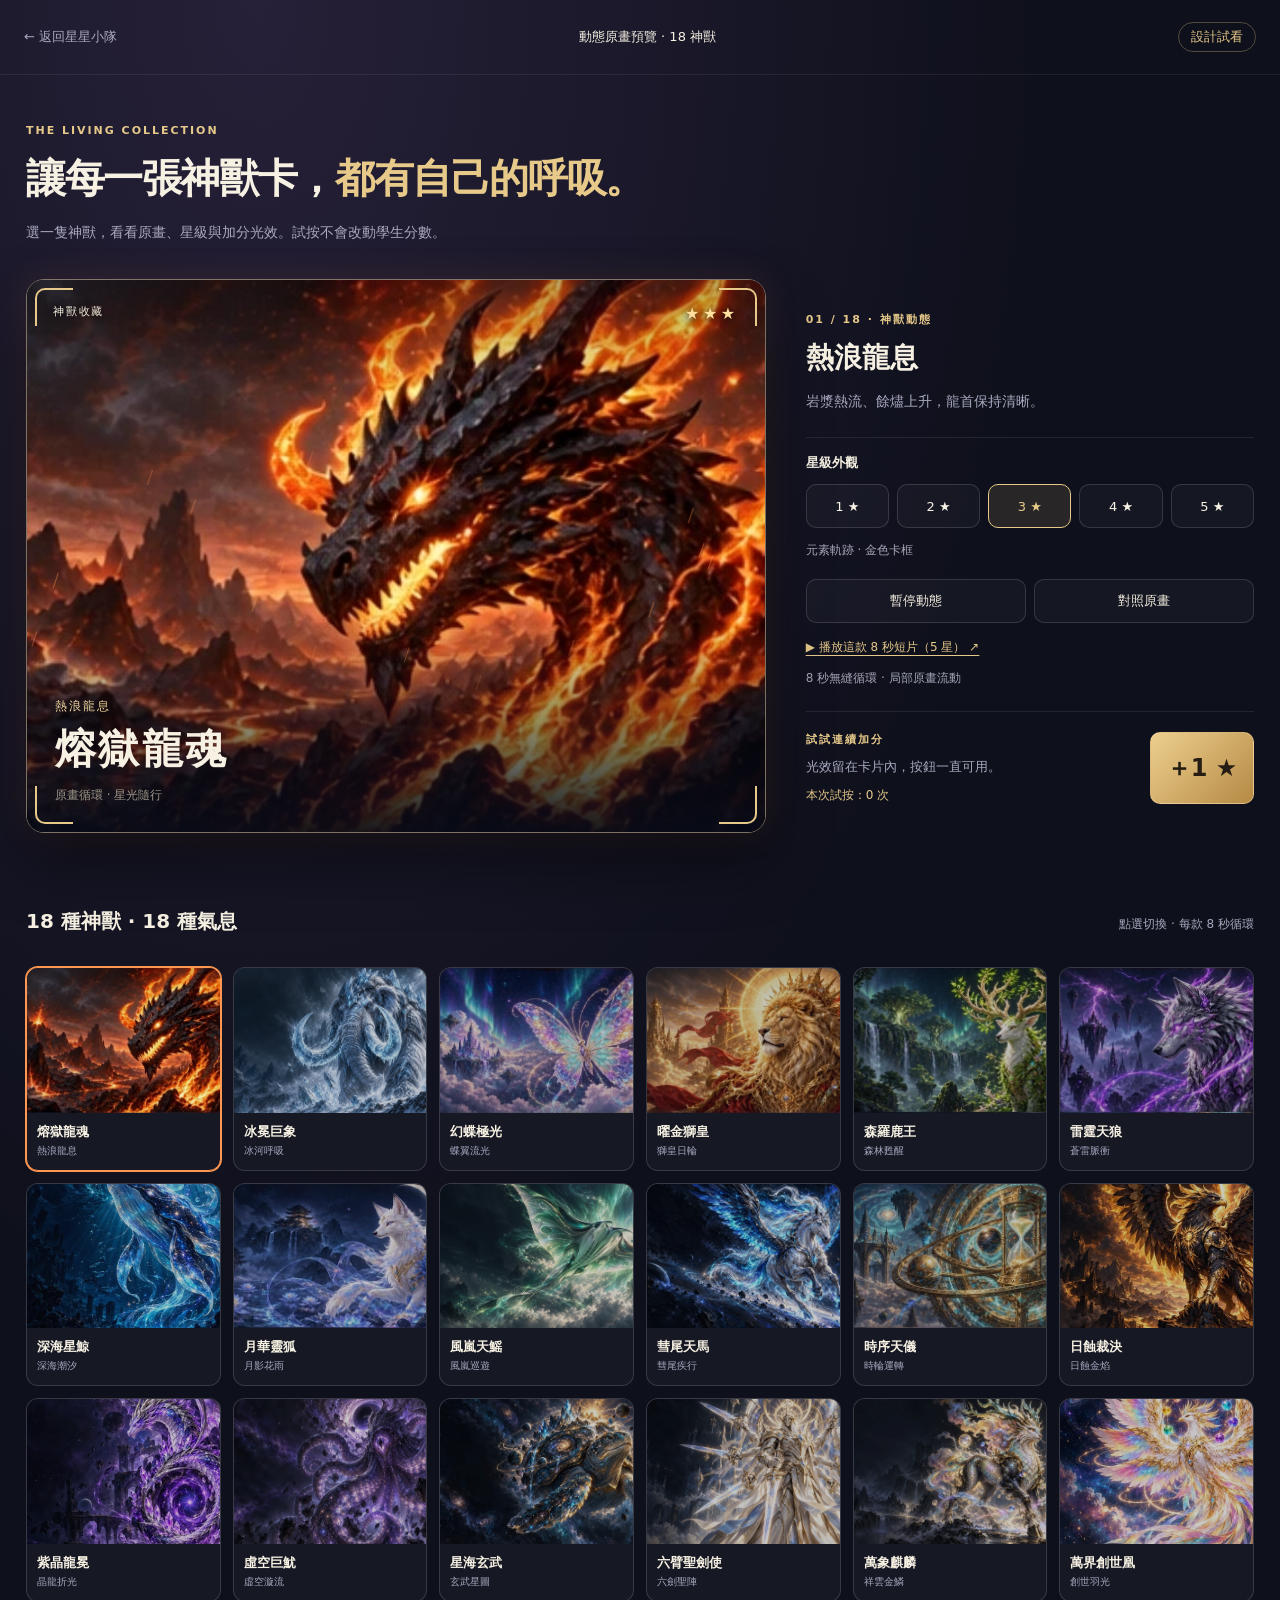
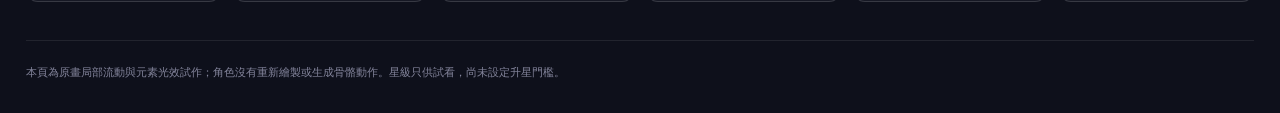
<file: previews/living-cards/index.html>
<!doctype html><html lang="zh-Hant"><head><meta charset="UTF-8"><meta name="viewport" content="width=device-width,initial-scale=1,viewport-fit=cover"><meta name="color-scheme" content="dark"><title>神獸動態原畫 · 星星小隊</title><link rel="icon" href="../../favicon.svg"><link rel="stylesheet" href="./preview.css?v=20261125-1"></head><body>
<header class="topbar"><a href="../../">← 返回星星小隊</a><span>動態原畫預覽 · 18 神獸</span><span class="preview-tag">設計試看</span></header>
<main><div class="intro"><span class="eyebrow">THE LIVING COLLECTION</span><h1>讓每一張神獸卡，<em>都有自己的呼吸。</em></h1><p>選一隻神獸，看看原畫、星級與加分光效。試按不會改動學生分數。</p></div>
<section class="showcase" aria-label="動態卡片預覽">
 <div id="card" class="living-card" data-stars="3"><div class="art-window"><img id="still-art" alt=""><canvas id="living-art" aria-hidden="true"></canvas><canvas id="elements" aria-hidden="true"></canvas><div class="art-shade"></div></div><div class="corner tl"></div><div class="corner tr"></div><div class="corner bl"></div><div class="corner br"></div><div class="card-top"><span>神獸收藏</span><span id="card-stars" aria-label="三星">★★★</span></div><div class="card-bottom"><span id="effect-title"></span><h2 id="beast-name"></h2><span id="card-subtitle">原畫循環 · 星光隨行</span></div><div id="award-pops" aria-hidden="true"></div><div id="loading" role="status">正在載入原畫…</div></div>
 <aside class="controls"><span id="beast-index" class="eyebrow"></span><h2 id="motion-name"></h2><p id="motion-description"></p><div class="control-group"><h3>星級外觀</h3><div id="star-options" class="star-options" role="group" aria-label="星級外觀"></div><p id="star-description" class="hint"></p></div><div class="playback"><button id="play" type="button">暫停動態</button><button id="compare" type="button" aria-pressed="false">對照原畫</button></div><a id="download-loop" class="download-loop" href="./loops/t0-inferno.mp4" target="_blank" rel="noopener">▶ 播放這款 8 秒短片（5 星） ↗</a><p id="renderer-status" class="hint" role="status"></p><div class="award-demo"><span class="eyebrow">試試連續加分</span><p>光效留在卡片內，按鈕一直可用。</p><button id="award" type="button">＋1 ★</button><span id="demo-count" role="status" aria-live="polite">本次試按：0 次</span></div><button id="retry" type="button" hidden>重新載入原畫</button></aside>
</section><section class="collection"><div class="collection-heading"><h2>18 種神獸 · 18 種氣息</h2><p>點選切換 · 每款 8 秒循環</p></div><div id="beast-grid" class="beast-grid"></div></section><footer>本頁為原畫局部流動與元素光效試作；角色沒有重新繪製或生成骨骼動作。星級只供試看，尚未設定升星門檻。</footer></main><script type="module" src="./preview.js?v=20261125-1"></script></body></html>
</file>
<file: class-tools.css>
#grade-dialog{width:min(94vw,520px)}#batch-dialog{width:min(96vw,900px);max-height:92vh}#batch-dialog textarea{font:inherit;line-height:1.6;resize:vertical;min-height:135px;padding:12px;border:1px solid #bba6dc;border-radius:12px;width:100%;background:#fffaf4;color:var(--ink)}#batch-dialog input:focus-visible,#batch-dialog textarea:focus-visible,#batch-dialog select:focus-visible{outline:3px solid #8155df;outline-offset:2px}.batch-class{font-weight:700;color:#59439c;background:#eee4ff;padding:10px 15px;border-radius:12px}.batch-setup{display:grid;grid-template-columns:1fr 1fr;gap:22px}.batch-list{display:grid;gap:10px;margin:16px 0}.batch-person{display:grid;grid-template-columns:54px minmax(120px,1fr) minmax(140px,1.1fr) auto;gap:12px;align-items:center;padding:13px;background:#fffaf1;border:1px solid #d6c6e9;border-radius:15px}.batch-person .avatar{width:50px;height:50px;object-fit:cover}.batch-person label{display:grid;gap:5px;font-size:13px}.batch-person input:not([type=file]),.batch-person select{width:100%;min-width:0;padding:9px;border-radius:9px;border:1px solid #cab9e0;font:inherit}.batch-person .batch-single{font-size:13px;padding:7px}.batch-actions{position:sticky;bottom:-24px;display:flex;align-items:center;justify-content:space-between;gap:14px;background:#f6eefff5;border-top:1px solid #d7c6e7;padding:15px 0;margin-top:18px}.batch-error{color:#a82d48}.batch-empty{padding:22px;background:#eee5ff;border-radius:13px;text-align:center;color:#65527c}#batch-status{font-size:14px;min-height:24px}#grade-form select{font:inherit;padding:12px;border-radius:10px;border:1px solid #cab9e0}#batch-count{font-size:15px}@media(max-width:620px){.batch-setup{grid-template-columns:1fr;gap:0}.batch-person{grid-template-columns:46px minmax(0,1fr) auto;gap:8px}.batch-person .avatar{width:42px;height:42px}.batch-photo-field{grid-column:2/4}.batch-person .batch-remove{grid-column:3;grid-row:1;padding:9px}.batch-actions{bottom:-15px}.batch-single{max-width:100%}}
#grade-form input,#class-name{font:inherit;padding:12px;border-radius:10px;border:1px solid #cab9e0;min-width:0;width:100%}#manage-class-dialog{width:min(94vw,520px)}#delete-students-dialog{width:min(94vw,680px)}#delete-student-list{display:grid;grid-template-columns:repeat(auto-fit,minmax(190px,1fr));gap:10px;margin:18px 0;max-height:50vh;overflow:auto}#delete-student-list label{display:flex;align-items:center;gap:10px;background:#fffaf1;padding:12px;border-radius:12px;cursor:pointer}#delete-student-list input,#delete-select-all{width:22px;height:22px;flex-shrink:0}#delete-student-list .avatar{width:42px;height:42px}#delete-student-list small{display:block;color:#65527c}#delete-student{margin:12px}#wheel-roster{width:100%;max-width:520px;margin:14px auto}.wheel-roster-list{display:grid;grid-template-columns:repeat(auto-fit,minmax(120px,1fr));gap:8px;max-height:250px;overflow:auto;padding:4px}.wheel-roster-list span{display:flex;align-items:center;gap:8px;min-width:0;overflow-wrap:anywhere;padding:7px;background:#fff8eb;border-radius:9px;font-size:14px}.wheel-roster-list b{display:grid;place-items:center;flex-shrink:0;width:30px;height:30px;border-radius:50%;background:#e9dffc;color:#48316b}
</file>
<file: skins/effects-v3.css>
/* The frame carries the spectacle; student names, controls and balances stay above it. */
.skin-card.tier-0{animation:none}
.skin-card.tier-0:after{animation:v3EdgeBreath 5s ease-in-out infinite;box-shadow:none}
@keyframes v3EdgeBreath{50%{opacity:.9}}
.v3-foil{position:absolute;inset:-40% -60%;z-index:2;pointer-events:none;opacity:.13;background:repeating-linear-gradient(112deg,transparent 0 12%,#e6ffff 16%,#e5b1ff 19%,transparent 24% 44%);mix-blend-mode:screen;transform:translate3d(-18%,0,0) rotate(-8deg);animation:v3FoilPass 14s ease-in-out infinite}
@keyframes v3FoilPass{0%,20%,100%{transform:translate3d(-18%,0,0) rotate(-8deg);opacity:.08}55%{transform:translate3d(18%,0,0) rotate(-8deg);opacity:.19}}
.fx-crystal .v3-foil{background:repeating-linear-gradient(65deg,transparent 0 15%,#d6c8ff 17%,#ffffff 18%,transparent 20% 40%);opacity:.16}
.fx-eclipse .v3-foil{background:linear-gradient(112deg,transparent 25%,#ffce8b 48%,transparent 65%)}
.fx-seraph .v3-foil,.fx-omni .v3-foil,.fx-genesis .v3-foil{opacity:.18;background:repeating-linear-gradient(115deg,transparent 0 9%,#fff6c9 12%,#b3f9ff 16%,#ffb2e7 19%,transparent 24% 43%)}
.skin-tile[data-tier='0'] .skin-swatch{border-width:2px;box-shadow:inset 0 0 0 1px #fff3,0 0 15px color-mix(in srgb,var(--skin-color) 20%,transparent)}
.skin-tile[data-tier='0'] .skin-swatch-name{padding-right:40px;font-size:19px;line-height:1.35}
.skin-card .student-name,.skin-card .level-row{position:relative;z-index:7}
.calm .v3-foil{animation:none;opacity:.06}
@media(prefers-reduced-motion:reduce){.v3-foil{animation:none;opacity:.06}.skin-card.tier-0:after{animation:none}}
@media(max-width:720px){.skin-swatch-name{overflow-wrap:anywhere}.v3-foil{animation-duration:18s}}
</file>
<file: skins/effects-v4.css>
/* The opaque material sprites and sculpted canvas ornaments carry the spectacle.
   These surface details stay below all student names, controls and balances. */
.textured.tier-0 .v3-foil{opacity:.18;mix-blend-mode:screen}
.textured.tier-0.fx-tide .v3-foil{background:radial-gradient(ellipse at 85% 100%,#44ebff50,transparent 65%),linear-gradient(115deg,transparent 42%,#d6ffff44 49%,transparent 56%)}
.textured.tier-0.fx-aurora .v3-foil{background:linear-gradient(140deg,transparent 35%,#bafff12b 47%,#a5d3ff35 52%,transparent 67%)}
.textured.tier-0.fx-crystal .v3-foil{background:repeating-conic-gradient(from 20deg at 85% 20%,transparent 0deg 28deg,#eee0ff26 30deg 34deg,transparent 37deg 64deg)}
.textured.tier-0.fx-void .v3-foil{background:radial-gradient(ellipse at 80% 50%,transparent 25%,#c455ec44 36%,transparent 54%)}
.textured.tier-0.fx-seraph .v3-foil{background:conic-gradient(from 15deg at 85% 25%,transparent,#f8df9433,transparent 18%,#f6fbff38,transparent 45%)}
.textured.tier-0.fx-genesis .v3-foil{opacity:.27;background:conic-gradient(from 40deg at 75% 40%,#ffd76844,transparent 20%,#dfacff33,transparent 47%,#b7faff44,transparent 73%,#fff3ba44)}
.textured.tier-0 .skin-border{image-rendering:auto;pointer-events:none}
.calm .textured.tier-0 .v3-foil{animation:none!important;transform:none!important}
@media(prefers-reduced-motion:reduce){.textured.tier-0 .v3-foil{animation:none!important;transform:none!important}}
</file>
<file: skins/collection-v5.css>
/* Student identity always sits above collectible art and decorative borders. */
#students .student-top{position:relative;isolation:isolate;gap:16px;flex-wrap:nowrap;min-height:108px}
#students .student-top>.avatar,#skin-stage .student-top>.avatar,#winner-card .student-top>.avatar{width:104px;height:104px;min-width:104px;border:5px solid #fff6df;box-shadow:0 0 0 3px #17213eaa,0 6px 22px #0007;object-position:50% 22%;position:relative;z-index:9}
#students .student-top>.avatar{font-size:38px}
#students .student-top>span:not(.avatar):not(.plus){min-width:0}
#students .student-name{max-width:220px;font-size:25px;line-height:1.2}
#students .textured .student-top:before,#skin-stage .textured .student-top:before{content:'';position:absolute;inset:-10px 15% -10px -10px;z-index:-1;border-radius:60px 18px 18px 60px;background:linear-gradient(90deg,#070d23dd,#070d2380 70%,transparent)}
#students .textured .art-shade{background:linear-gradient(90deg,#081021c9,transparent 70%),linear-gradient(0deg,#060c21b0,transparent 55%)}
#students .textured .skin-art{width:112%;left:-2%;transform-origin:85% 42%}
#students .textured .add-student{padding:24px 20px 18px}
#students .plus{width:40px;height:40px;min-width:40px}
#students .xp-track{max-width:90%}#students .level-row{font-size:14px;line-height:1.5}
.awakening-seal{position:absolute;top:-16px;left:24px;z-index:8;background:#1a1833;border:1px solid #ffe2a1;color:#ffecbd;padding:3px 12px;border-radius:8px;font-weight:800;box-shadow:0 0 12px #ffdba544;pointer-events:none}
.equip-mini .awakening-seal{display:none}
.awakened .skin-visuals:after{content:'';position:absolute;inset:0;pointer-events:none;background:radial-gradient(ellipse at 82% 36%,color-mix(in srgb,var(--skin-color) 30%,transparent),transparent 42%);mix-blend-mode:screen;animation:collectionCore 4s ease-in-out infinite}
@keyframes collectionCore{0%,100%{opacity:.15;transform:scale(.96)}50%{opacity:.65;transform:scale(1.04)}}
.collection-tabs{margin:24px 0 16px;gap:10px}.collection-tabs button{border:2px solid #b5a0d4;padding:14px 20px}.collection-tabs [aria-pressed=true]{background:#352357;color:#fff1cd;border-color:#6f47b3}
.collection-banner{position:relative;overflow:hidden;display:flex;align-items:center;justify-content:space-between;gap:20px;padding:26px 30px;color:#fff6dc;background:radial-gradient(ellipse at 100% 0%,#6d408f,transparent 60%),linear-gradient(120deg,#15233f,#302346);border:1px solid #b398d0;border-radius:22px;box-shadow:0 6px 0 #63408022}
.collection-banner .eyebrow{color:#e7c87c;font-size:12px}.collection-banner h3{margin:10px 0;font-size:23px}.collection-banner p{margin:5px 0 9px}.collection-banner small{color:#ded0ef;line-height:1.6;display:block}.collection-emblem{font-size:90px;color:#ffe9ae;text-shadow:0 0 30px #ffe59d55;line-height:1;flex:none;transform:rotate(-12deg)}
.awakening-steps{display:grid;gap:6px;margin:10px 0 16px}.awakening-steps>div{padding:10px 9px;border-radius:9px;background:#ffffff06;border:1px solid #ffffff1a;color:#bbb8c7}.awakening-steps b{font-size:14px}.awakening-steps small{display:block;font-size:12px;margin:4px 0 0}.awakening-steps .earned{color:#fff0bb;background:#aa84481a;border-color:#cfb96c88}.collection-auto{display:block;margin:10px 3px 3px;font-size:12px;line-height:1.6;color:#cec6df}
.collection-overlay{position:fixed;inset:0;z-index:10050;pointer-events:none;overflow:hidden;contain:layout paint;isolation:isolate;width:100vw;height:100dvh;color:white}
#collection-canvas{position:absolute;inset:0;width:100%;height:100%;z-index:3;pointer-events:none}
#collection-scene{display:contents;pointer-events:none}
.scene-vignette{z-index:0}.scene-portrait{z-index:1}
.scene-vignette{position:absolute;inset:0;background:radial-gradient(ellipse at 72% 40%,color-mix(in srgb,var(--scene-color) 18%,#081022),#071022df 70%);animation:sceneVeil var(--scene-time) ease both}
.scene-portrait{position:absolute;inset:2% -3% 0 25%;opacity:0;mask-image:linear-gradient(90deg,transparent,#000 28%,#000 85%,transparent);animation:sceneArrival var(--scene-time) cubic-bezier(.2,.7,.2,1) both}
.scene-portrait .skin-art{height:100%;width:100%;animation:none!important;transform:none!important;border-radius:0}.scene-portrait .art-shade,.scene-portrait .art-glint{display:none}
.scene-copy{position:absolute;inset:0;display:flex;justify-content:center;align-items:flex-start;padding:5vw 7vw;flex-direction:column;gap:12px;z-index:5;text-shadow:0 3px 18px #000;animation:sceneWords var(--scene-time) ease both}
.scene-copy>.avatar{width:112px;height:112px;border:5px solid #fff5d4;box-shadow:0 0 25px var(--scene-color);margin-bottom:8px}
.scene-copy>strong{font-size:clamp(26px,4vw,52px);max-width:60vw;overflow-wrap:anywhere}.scene-title{font-size:clamp(32px,5vw,72px);color:#fff0ad;line-height:1.2}.scene-kicker{color:var(--scene-color);font-weight:800;letter-spacing:3px;font-size:16px}.scene-copy>small{font-size:16px;max-width:65vw;line-height:1.7}.scene-prism{background:linear-gradient(100deg,#ffb4d9,#ffe6a6,#baffdd,#aeebff,#ddc4ff);background-clip:text;-webkit-background-clip:text;color:transparent;text-shadow:none;filter:drop-shadow(0 2px 6px #000)}
.scene-small .scene-vignette,.scene-small .scene-portrait{display:none}.scene-small .scene-copy{justify-content:flex-end;align-items:center;padding-bottom:10vh;text-align:center}.scene-small .scene-copy>strong{font-size:22px;background:#141c35db;padding:8px 18px;border-radius:20px}.scene-small .scene-title{font-size:38px}.scene-small .scene-kicker,.scene-small .scene-copy>small{display:none}
.scene-awakened .scene-portrait{animation-name:sceneAwakenedArrival}.scene-fx-void .scene-portrait{animation-name:sceneVoidArrival}.scene-fx-tide .scene-portrait,.scene-fx-aurora .scene-portrait{animation-name:sceneTideArrival}.scene-fx-rail .scene-portrait,.scene-fx-comet .scene-portrait{animation-name:sceneDashArrival}
@keyframes sceneVeil{0%,100%{opacity:0}12%,78%{opacity:1}}
@keyframes sceneWords{0%{opacity:0;transform:translateY(18px)}18%,77%{opacity:1;transform:translateY(0)}100%{opacity:0;transform:translateY(-10px)}}
@keyframes sceneArrival{0%{opacity:0;transform:translateX(8%) scale(1.07)}18%,75%{opacity:.8;transform:translateX(0) scale(1)}100%{opacity:0;transform:translateX(-2%) scale(1.02)}}
@keyframes sceneAwakenedArrival{0%{opacity:0;transform:translateX(18%) scale(.75)}22%{opacity:.95;transform:translateX(0) scale(1.05)}75%{opacity:.9;transform:scale(1)}100%{opacity:0;transform:scale(1.1)}}
@keyframes sceneVoidArrival{0%{opacity:0;transform:scale(.4) rotate(12deg)}25%,75%{opacity:.95;transform:scale(1) rotate(0)}100%{opacity:0;transform:scale(1.08)}}
@keyframes sceneTideArrival{0%{opacity:0;transform:translateY(40%) rotate(-8deg)}25%,75%{opacity:.9;transform:translateY(0) rotate(0)}100%{opacity:0;transform:translateY(-10%)}}
@keyframes sceneDashArrival{0%{opacity:0;transform:translateX(65%) skewX(-10deg)}20%,75%{opacity:.95;transform:translateX(0) skewX(0)}100%{opacity:0;transform:translateX(-10%)}}
@media(min-width:1400px){.wrap{max-width:1760px}#students.grid{grid-template-columns:repeat(3,minmax(0,1fr))}#students .student-top>.avatar{width:100px;height:100px;min-width:100px}}
@media(max-width:1000px){#students .student-top>.avatar{width:88px;height:88px;min-width:88px}#students .student-name{font-size:23px}#students .student-top{gap:12px}#students .textured .add-student{padding:20px 16px}}
@media(max-width:760px){#students.grid{grid-template-columns:1fr}#students .student-top>.avatar{width:100px;height:100px;min-width:100px}.collection-banner{padding:20px}.collection-emblem{font-size:56px}.collection-banner h3{font-size:20px}.collection-tabs button{flex:1;padding:11px;font-size:14px}.scene-copy{padding:6vw;justify-content:flex-end;padding-bottom:14vh}.scene-copy>.avatar{width:90px;height:90px}.scene-copy>strong,.scene-copy>small{max-width:90vw}.scene-portrait{inset:0 -20% 12% 0;mask-image:linear-gradient(0deg,transparent,#000 40%,#000 88%,transparent)}.scene-small .scene-copy{padding-bottom:10vh}}
@media(max-width:380px){#students .student-top>.avatar{width:78px;height:78px;min-width:78px}#students .student-name{font-size:21px}#students .plus{width:32px;height:32px;min-width:32px}.collection-emblem{display:none}}
.calm .awakened .skin-visuals:after{animation:none;opacity:.2}
@media(prefers-reduced-motion:reduce){.awakened .skin-visuals:after{animation:none;opacity:.2}.collection-overlay{display:none}}
/* Larger roster portraits stay in the left third, keeping the collectible art visible. */
#students .student-top{display:grid;grid-template-columns:clamp(104px,34%,144px) minmax(0,1fr) 40px;gap:12px}
#students .student-top>.avatar{width:100%;height:auto;min-width:0;aspect-ratio:1;object-fit:cover;font-size:44px}
#students .student-top>div{min-width:0}
#students .student-top .student-name{max-width:100%}
#students .student-top .small{display:block;width:fit-content;max-width:100%;overflow-wrap:anywhere}
@media(max-width:420px){#students .student-top{grid-template-columns:110px minmax(0,1fr) 32px;gap:8px}#students .student-top>.plus{width:32px;height:32px;min-width:32px}}
@media(max-width:380px){#students .student-top{grid-template-columns:92px minmax(0,1fr) 32px}}

/* Reward overlays never intercept scoring taps; the existing card stays in place. */
.collection-inline-award{position:absolute;inset:0;z-index:12;pointer-events:none!important;overflow:hidden;border-radius:inherit;animation:collectionInlineGlow .85s ease-out both;background:radial-gradient(ellipse at 30% 28%,color-mix(in srgb,var(--skin-color) 35%,transparent),transparent 65%);box-shadow:inset 0 0 30px var(--skin-color)}
.collection-inline-award>strong{position:absolute;top:28%;left:10%;right:10%;text-align:center;color:#fff2ac;text-shadow:0 2px 10px #000,0 0 18px var(--skin-color);font-size:clamp(25px,3vw,40px);line-height:1.2;animation:collectionInlineWords .85s ease-out both}
.collection-inline-award>i{position:absolute;left:calc(12% + var(--spark)*14%);top:calc(18% + var(--spark)*6%);font-size:23px;font-style:normal;color:#fff1bf;animation:collectionInlineSpark 1s ease-out both}
.collection-inline-award.inline-big{animation-duration:1.1s}.collection-inline-award.inline-rainbow{animation-duration:1.3s;background:conic-gradient(from 0deg at 50% 50%,#ff9ad52a,#ffe98e2a,#a5ffd72a,#adccff2a,#ff9ad52a)}
.collection-inline-award.inline-rainbow>strong{color:#d7fff1}
@keyframes collectionInlineGlow{0%{opacity:0}15%,45%{opacity:1}100%{opacity:0}}
@keyframes collectionInlineWords{0%{opacity:0;transform:translateY(10px) scale(.85)}22%,50%{opacity:1;transform:translateY(-8px) scale(1)}100%{opacity:0;transform:translateY(-42px) scale(1)}}
@keyframes collectionInlineSpark{0%{opacity:0;transform:translateY(15px) scale(.4)}25%{opacity:1}100%{opacity:0;transform:translateY(-75px) scale(1.1)}}
@media(prefers-reduced-motion:reduce){.collection-inline-award{display:none}}
</file>
<file: focused-fixes.css>
/* Deliberately no student card/grid/avatar/skin-border sizing overrides. */
#collection-overlay{position:fixed!important;inset:0!important;margin:0!important;padding:0!important;border:0!important;border-radius:0!important;max-width:none!important;max-height:none!important;width:100vw!important;height:100dvh!important;transform:none!important;background:#071020;pointer-events:none;box-shadow:none}
#collection-overlay::backdrop,.reward-viewport-host::backdrop{background:transparent;backdrop-filter:none}
.reward-viewport-host{position:fixed;inset:0;margin:0;padding:0;border:0;border-radius:0;max-width:none;max-height:none;width:100vw;height:100dvh;background:transparent;pointer-events:none}
#collection-overlay .scene-portrait{inset:3vh 2vw 3vh 32vw;mask-image:none;animation:rewardOriginalArrival var(--scene-time) ease both}
.reward-complete-art{position:absolute;inset:0;width:100%;height:100%;object-fit:contain}
#collection-overlay .scene-copy{width:33%;padding:5vh 4vw;align-items:flex-start;justify-content:center;text-align:left;gap:10px}
#collection-overlay .scene-copy>strong,#collection-overlay .scene-copy>small{max-width:100%}
#collection-overlay .scene-title{font-size:clamp(30px,4vw,64px);overflow-wrap:anywhere}
#collection-overlay.scene-small .scene-portrait,#collection-overlay.scene-small .scene-vignette{display:block}
#collection-overlay.scene-small .scene-copy>strong{padding:0;background:none;font-size:clamp(26px,3vw,44px)}
@keyframes rewardOriginalArrival{0%{opacity:0;transform:translateX(18px)}18%,80%{opacity:1;transform:none}100%{opacity:0;transform:translateX(-8px)}}
#student-sound-dialog{width:min(94vw,650px);max-height:90dvh;overflow:auto}#student-sound-dialog p{line-height:1.7}#sound-status{min-height:48px;padding:12px;border-radius:10px;background:#ece7f7}#sound-record{color:#a12740}#student-sound-settings{margin:12px 12px 12px 0}
@media(max-width:650px){#collection-overlay .scene-portrait{inset:2vh 3vw 34vh}#collection-overlay .scene-copy{inset:auto 0 2vh;width:100%;height:31vh;align-items:center;justify-content:center;padding:10px 5vw;text-align:center;gap:5px}#collection-overlay .scene-copy>.avatar{width:62px;height:62px;margin:0}#collection-overlay .scene-copy>strong{font-size:25px}#collection-overlay .scene-title{font-size:36px}#collection-overlay .scene-copy>small{font-size:13px}}
</file>
<file: skins/awakening-scenes.css>
/* A full-viewport stage; the collectible art is the world, not a picture in a box. */
#collection-overlay.awakening-overlay{overflow:hidden;pointer-events:auto;isolation:isolate;color:#fff8e9;touch-action:manipulation}
#collection-overlay.awakening-overlay[hidden]{display:none!important}
#collection-overlay #collection-canvas{position:absolute;inset:0;width:100%;height:100%;z-index:4;pointer-events:none}
.awakening-world,.awakening-world-shade,.awakening-aura{position:absolute;inset:0;pointer-events:none}
.awakening-world{z-index:0;background:radial-gradient(ellipse at 75% 40%,var(--scene-color),var(--scene-dark) 75%);overflow:hidden}
.awakening-art{display:block;width:100%;height:100%;object-fit:cover;object-position:70% 50%;transform-origin:70% 40%;animation:awakeningWorld var(--awakening-duration) cubic-bezier(.15,.7,.2,1) both}
.awakening-world-shade{background:linear-gradient(90deg,#030817bb,transparent 68%),linear-gradient(0deg,#030817dc,transparent 57%)}
.awakening-aura{z-index:1;opacity:.55;background:radial-gradient(ellipse at 27% 44%,color-mix(in srgb,var(--scene-color) 45%,transparent),transparent 52%);animation:awakeningAura var(--awakening-duration) ease-out both}
.awakening-topline{position:absolute;z-index:8;top:max(22px,env(safe-area-inset-top));left:max(28px,env(safe-area-inset-left));right:150px;display:flex;justify-content:space-between;gap:20px;font-size:12px;letter-spacing:.17em;font-weight:750;text-shadow:0 2px 8px #000;color:#fff4ceba}
#awakening-close{pointer-events:auto;position:absolute;z-index:12;top:max(14px,env(safe-area-inset-top));right:max(20px,env(safe-area-inset-right));border:1px solid #fff5;background:#11192c99;color:#fff;border-radius:999px;min-height:44px;padding:8px 18px;backdrop-filter:blur(8px);font-size:15px}
.awakening-hero{position:absolute;z-index:6;left:27%;top:42%;width:min(40vmin,370px);aspect-ratio:1;transform:translate(-50%,-50%)}
#collection-overlay .awakening-face{position:relative;aspect-ratio:1;width:100%;isolation:isolate;animation:awakeningArrival var(--awakening-duration) cubic-bezier(.16,.8,.22,1) both}
#collection-overlay .awakening-face>.avatar{display:grid;width:100%;height:100%;min-width:0;margin:0;aspect-ratio:1;object-fit:cover;object-position:50% 22%;border:7px solid #fff7db;border-radius:50%;font-size:clamp(64px,12vmin,150px);background:#192b46;color:white;box-shadow:0 0 0 2px var(--member-color,var(--scene-color)),0 0 50px color-mix(in srgb,var(--member-color,var(--scene-color)) 55%,transparent),0 18px 60px #0008}
.awakening-orbit{position:absolute;inset:-20px;z-index:-1;border:2px solid var(--member-color,var(--scene-color));border-left-color:transparent;border-right-color:#fff7db;box-shadow:0 0 20px color-mix(in srgb,var(--member-color,var(--scene-color)) 25%,transparent);border-radius:50%;animation:awakeningOrbit 5s linear infinite}
.awakening-orbit:after{content:'';position:absolute;inset:-10px;border:1px dashed #fff7db88;border-radius:50%}
.awakening-copy{position:absolute;z-index:7;left:7%;bottom:12%;width:42%;display:flex;flex-direction:column;align-items:center;text-align:center;gap:9px;text-shadow:0 3px 12px #000,0 0 35px #000b;animation:awakeningWords var(--awakening-duration) ease-out both}
.awakening-eyebrow{color:var(--scene-color);font-size:clamp(12px,1.5vmin,20px);font-weight:850;letter-spacing:.26em}
.awakening-name{font-size:clamp(26px,4.7vmin,54px);font-weight:850;line-height:1.15;overflow-wrap:anywhere;max-width:100%}
.awakening-title{font-size:clamp(38px,7.5vmin,90px);font-weight:950;letter-spacing:.015em;line-height:1.15;color:#ffedb1;overflow-wrap:anywhere;max-width:100%}
.awakening-copy small{font-size:clamp(12px,1.65vmin,19px);color:#fff4d4cc;line-height:1.4;max-width:100%;overflow-wrap:anywhere}
.awakening-summon-star{display:none;position:absolute;z-index:2;left:50%;top:40%;transform:translate(-50%,-50%);font-size:78vmin;color:#ffe5a0;text-shadow:0 0 50px var(--scene-color);line-height:1;opacity:.25;pointer-events:none;animation:awakeningStarBloom var(--awakening-duration) ease-out both}
.awakening-crown{display:none;position:absolute;left:14%;top:-27%;width:72%;height:32%;overflow:visible;fill:#ffe5a0;stroke:#fff6d9;stroke-width:3;filter:drop-shadow(0 0 16px #ffca62);animation:awakeningCrown var(--awakening-duration) ease-out both}
.awakening-progress{position:absolute;bottom:0;left:0;right:0;height:3px;z-index:10;background:#fff1;pointer-events:none}
.awakening-progress i{display:block;width:100%;height:100%;background:var(--scene-color);box-shadow:0 0 12px var(--scene-color);transform-origin:left}
/* Summoning: centered portrait, a star expands behind it and the arena opens out. */
.awakening-big .awakening-hero,.awakening-wheel .awakening-hero{left:50%;top:39%;width:min(36vmin,330px)}
.awakening-big .awakening-copy,.awakening-wheel .awakening-copy{left:10%;width:80%;bottom:10%}
.awakening-big .awakening-summon-star,.awakening-wheel .awakening-summon-star{display:block}
.awakening-big .awakening-world-shade,.awakening-wheel .awakening-world-shade{background:radial-gradient(ellipse at 50% 38%,#07102533,#03081766),linear-gradient(0deg,#030817eb,transparent 65%)}
.awakening-big .awakening-art,.awakening-wheel .awakening-art{object-position:70% 40%;animation-name:awakeningSummonWorld}
.awakening-big .awakening-aura,.awakening-wheel .awakening-aura{background:radial-gradient(ellipse at 50% 40%,#ffe7a5aa,transparent 65%)}
/* Rainbow: a spectrum arena, orbiting constellations and an earned stage-3 crown. */
.awakening-rainbow .awakening-hero{left:50%;top:40%;width:min(36vmin,340px)}
.awakening-rainbow .awakening-copy{left:8%;width:84%;bottom:8%}
.awakening-rainbow .awakening-title{background:linear-gradient(110deg,#ffbbef,#ffeaa7 30%,#b4ffeb 55%,#a4d8ff 75%,#edc5ff);background-clip:text;-webkit-background-clip:text;color:transparent;text-shadow:none;filter:drop-shadow(0 3px 8px #000)}
.awakening-rainbow .awakening-aura{inset:-50%;background:conic-gradient(from 20deg at 50% 50%,transparent,#d695ff55,transparent 20%,#72e2ff66,transparent 40%,#ffd67866,transparent 60%,#f58fbb55,transparent 80%,#c0ffdb55,transparent);animation:awakeningSpectrum var(--awakening-duration) ease-out both}
.awakening-rainbow .awakening-world-shade{background:radial-gradient(ellipse at 50% 40%,#11132e44,#04081877),linear-gradient(0deg,#060b20ef,transparent 70%)}
.awakening-rainbow .awakening-art{animation-name:awakeningCrownWorld}
.awakening-rainbow.awakening-ultimate .awakening-crown{display:block}
/* Every class member keeps their own portrait and collectible background. */
.awakening-team{position:absolute;z-index:5;inset:70px 4vw 185px;display:grid;grid-template-columns:repeat(var(--team-cols),minmax(0,1fr));grid-template-rows:repeat(var(--team-rows),minmax(0,1fr));gap:12px}
.awakening-member{position:relative;overflow:hidden;isolation:isolate;min-width:0;min-height:0;border:1px solid color-mix(in srgb,var(--member-color) 60%,transparent);border-radius:22px;display:flex;flex-direction:column;align-items:center;justify-content:center;gap:8px;background:var(--member-dark);box-shadow:0 0 26px #0005;animation:awakeningMember var(--awakening-duration) ease-out both;animation-delay:var(--member-delay)}
.awakening-member-art,.awakening-member-shade{position:absolute;inset:0;width:100%;height:100%;z-index:-2;object-fit:cover;object-position:70% 35%}
.awakening-member-art{animation:awakeningWorld var(--awakening-duration) ease-out both}
.awakening-member-shade{z-index:-1;background:linear-gradient(0deg,#050c20e8,transparent 80%),linear-gradient(90deg,#070d2222,#070d2244)}
#collection-overlay .awakening-member .awakening-face{width:min(21vmin,210px);height:auto;flex-shrink:0;animation:none}
#collection-overlay .awakening-member .awakening-face>.avatar{border-width:4px;font-size:clamp(28px,7vmin,90px)}
.awakening-member .awakening-orbit{inset:-9px;border-width:1px}
.awakening-member .awakening-orbit:after{inset:-5px}
.awakening-member>strong{font-size:clamp(18px,2.8vmin,34px);line-height:1.2;text-align:center;max-width:94%;overflow-wrap:anywhere;text-shadow:0 2px 8px #000}
.awakening-member>span{font-size:clamp(11px,1.6vmin,17px);color:#fff3cc;text-shadow:0 2px 8px #000;max-width:94%;text-align:center}
.awakening-member-crown{position:absolute;right:15px;top:6px;font-style:normal;font-size:36px;color:#ffe3a0;text-shadow:0 0 15px #ffc65c}
#collection-overlay .awakening-team-copy{left:5%;width:90%;bottom:24px;gap:4px}
.awakening-team-copy .awakening-title{font-size:clamp(34px,5.8vmin,62px)}
.awakening-group .awakening-summon-star{display:none}
@keyframes awakeningWorld{0%{transform:scale(1.2);filter:brightness(.55)}28%{filter:brightness(1)}100%{transform:scale(1.02);filter:brightness(.9)}}
@keyframes awakeningSummonWorld{0%{transform:scale(1.45);filter:brightness(.35)}22%{transform:scale(1.05);filter:brightness(1.12)}100%{transform:scale(1.12);filter:brightness(.85)}}
@keyframes awakeningCrownWorld{0%{transform:scale(1.04);filter:brightness(.4)}28%{filter:brightness(1)}100%{transform:scale(1.16);filter:brightness(.85)}}
@keyframes awakeningArrival{0%{opacity:0;transform:scale(.55) translateY(30px)}20%{opacity:1;transform:scale(1.035) translateY(0)}32%,100%{opacity:1;transform:scale(1)}}
@keyframes awakeningAura{0%{opacity:0;transform:scale(.6)}30%{opacity:.75}100%{opacity:.2;transform:scale(1.3)}}
@keyframes awakeningOrbit{to{transform:rotate(360deg)}}
@keyframes awakeningWords{0%,12%{opacity:0;transform:translateY(20px)}30%,100%{opacity:1;transform:translateY(0)}}
@keyframes awakeningStarBloom{0%,8%{opacity:0;transform:translate(-50%,-50%) scale(.1) rotate(-70deg)}32%{opacity:.48;transform:translate(-50%,-50%) scale(1) rotate(0)}100%{opacity:.16;transform:translate(-50%,-50%) scale(1.15) rotate(18deg)}}
@keyframes awakeningSpectrum{0%{opacity:0;transform:rotate(-30deg) scale(.6)}35%{opacity:.8}100%{opacity:.5;transform:rotate(30deg) scale(1.1)}}
@keyframes awakeningCrown{0%,20%{opacity:0;transform:translateY(-45px) scale(1.3)}42%,100%{opacity:1;transform:translateY(0) scale(1)}}
@keyframes awakeningMember{0%{opacity:0;transform:translateY(28px) scale(.94)}25%,100%{opacity:1;transform:translateY(0) scale(1)}}
@media(orientation:portrait){
 .awakening-hero{left:50%;top:36%;width:min(52vw,360px)}
 .awakening-copy{left:6%;width:88%;bottom:15%}
 .awakening-art{object-position:66% 50%}
 .awakening-big .awakening-hero,.awakening-wheel .awakening-hero,.awakening-rainbow .awakening-hero{top:35%;width:min(50vw,330px)}
 .awakening-big .awakening-copy,.awakening-wheel .awakening-copy,.awakening-rainbow .awakening-copy{bottom:13%}
 .awakening-world-shade{background:linear-gradient(0deg,#030817ef,transparent 90%)}
 .awakening-team{inset:72px 16px 175px;gap:10px}
 .awakening-member>strong{font-size:clamp(16px,3vw,30px)}
 .awakening-member>span{font-size:clamp(10px,2vw,16px)}
 .awakening-topline{left:18px;right:120px;font-size:10px;letter-spacing:.08em;flex-direction:column;gap:5px}
 #awakening-close{right:12px}
}
@media(max-height:540px) and (orientation:landscape){
 .awakening-hero,.awakening-big .awakening-hero,.awakening-wheel .awakening-hero,.awakening-rainbow .awakening-hero{top:40%;width:32vh}
 .awakening-copy,.awakening-big .awakening-copy,.awakening-wheel .awakening-copy,.awakening-rainbow .awakening-copy{bottom:6%;gap:3px}
 .awakening-name{font-size:25px}.awakening-title{font-size:38px}.awakening-copy small{font-size:11px}
 .awakening-team{inset:55px 20px 110px;gap:7px}
 .awakening-member{gap:3px;border-radius:12px}.awakening-member>strong{font-size:16px}.awakening-member>span{font-size:10px}
 #collection-overlay .awakening-member .awakening-face{width:14vmin}
 .awakening-team-copy .awakening-title{font-size:30px}.awakening-team-copy .awakening-eyebrow{font-size:11px}
 #collection-overlay .awakening-team-copy{bottom:10px}
}
@media(prefers-reduced-motion:reduce){.awakening-overlay *{animation:none!important}}

@supports(width:1cqw){
 .awakening-member{container-type:size}
 #collection-overlay .awakening-member .awakening-face{width:min(50cqh,50cqw,210px);height:auto}
 @media(max-height:540px) and (orientation:landscape){#collection-overlay .awakening-member .awakening-face{width:min(42cqh,50cqw,210px)}}
}
</file>
<file: previews/living-cards/preview.css>
:root{color-scheme:dark;--ink:#f7f1e3;--muted:#a8a8bf;--gold:#e7c98a;--accent:#ff9c61;--bg:#0e101b}*{box-sizing:border-box}body{margin:0;background:radial-gradient(ellipse at 20% 0,#262038,transparent 55%),var(--bg);color:var(--ink);font-family:system-ui,-apple-system,"Noto Sans TC",sans-serif}button,a{-webkit-tap-highlight-color:transparent}button{font:inherit;cursor:pointer;border:1px solid #ffffff24;background:#ffffff08;color:var(--ink);border-radius:10px;padding:11px 15px;min-height:44px}button:hover{background:#ffffff14}button:focus-visible,a:focus-visible{outline:3px solid #efcd87;outline-offset:4px}a{color:var(--muted);text-decoration:none}button[hidden],[hidden]{display:none!important}.topbar{padding:22px max(24px,calc((100vw - 1280px)/2));border-bottom:1px solid #ffffff12;display:flex;align-items:center;justify-content:space-between;gap:15px;font-size:13px}.preview-tag{border:1px solid #e7c98a50;color:var(--gold);border-radius:20px;padding:5px 12px}main{max-width:1280px;margin:auto;padding:44px 26px 30px}.eyebrow{font-size:11px;font-weight:750;letter-spacing:.18em;color:var(--gold)}.intro{margin-bottom:34px}.intro h1{font-size:clamp(26px,3.1vw,40px);font-weight:650;letter-spacing:-.035em;margin:14px 0}.intro em{font-style:normal;color:var(--gold)}p{line-height:1.75;color:var(--muted);font-size:14px;margin:12px 0}.showcase{display:grid;grid-template-columns:minmax(0,1.65fr) minmax(280px,1fr);gap:40px;align-items:center}.living-card{position:relative;aspect-ratio:4/3;min-width:0;border:1px solid #d8c59d88;border-radius:18px;isolation:isolate;box-shadow:0 28px 65px #0007,0 0 35px color-mix(in srgb,var(--accent) 12%,transparent)}.art-window{position:absolute;inset:0;border-radius:17px;overflow:hidden;background:#171827}.art-window>img,.art-window>canvas,.art-shade{position:absolute;inset:0;width:100%;height:100%;pointer-events:none}.art-window>img{object-fit:cover}.art-shade{background:linear-gradient(0deg,#070b17ed,transparent 38%,transparent 80%,#070b1744);z-index:3}#living-art{z-index:1}#elements{z-index:2}.corner{position:absolute;width:38px;height:38px;border-color:var(--gold);border-style:solid;z-index:4;pointer-events:none}.tl{top:8px;left:8px;border-width:2px 0 0 2px;border-radius:10px 0 0}.tr{top:8px;right:8px;border-width:2px 2px 0 0;border-radius:0 10px 0 0}.bl{bottom:8px;left:8px;border-width:0 0 2px 2px;border-radius:0 0 0 10px}.br{bottom:8px;right:8px;border-width:0 2px 2px 0;border-radius:0 0 10px}.card-top{position:absolute;inset:24px 26px auto;display:flex;justify-content:space-between;z-index:5;font-size:11px;letter-spacing:.16em;text-shadow:0 2px 8px #000}#card-stars{color:#ffe0a0;letter-spacing:.22em;font-size:16px}.card-bottom{position:absolute;z-index:5;bottom:28px;left:28px;pointer-events:none}.card-bottom>span:first-child{font-size:12px;letter-spacing:.16em;color:#f5d9a0}.card-bottom h2{font-size:clamp(26px,3.2vw,42px);margin:7px 0;font-weight:750;letter-spacing:.06em}.card-bottom>span:last-child{font-size:12px;color:#e1d6bfaa}.living-card[data-stars="1"]{border-color:#a88866;box-shadow:0 20px 50px #0006}.living-card[data-stars="2"]{border-color:#c7d8ed}.living-card[data-stars="4"]{border-color:#d4a1ff;box-shadow:0 0 28px #a26bff30,0 25px 65px #0007}.living-card[data-stars="5"]{border-color:#f7e3ac;box-shadow:-10px 0 34px #b78eff24,10px 0 34px #80e5df24,0 25px 65px #0007}.controls h2{font-size:28px;margin:12px 0 10px}.control-group{border-top:1px solid #ffffff15;padding-top:16px;margin-top:24px}.control-group h3{font-size:13px;font-weight:600;margin:0 0 12px}.star-options{display:flex;gap:8px}.star-options button{flex:1;padding:10px 4px;font-size:13px}.star-options button[aria-pressed=true]{border-color:var(--gold);color:var(--gold);background:#ddbf7420}.hint{font-size:12px;color:#a6a6b9;min-height:21px}.playback{display:flex;gap:8px;margin-top:18px}.playback button{flex:1;font-size:13px}.award-demo{position:relative;margin-top:22px;border-top:1px solid #ffffff15;padding-top:20px;display:grid;grid-template-columns:1fr auto;gap:8px 20px}.award-demo p{grid-column:1;margin:0;font-size:13px}.award-demo .eyebrow{grid-column:1}.award-demo button{grid-column:2;grid-row:1/4;border:1px solid #f1d19e88;background:linear-gradient(135deg,#edcf8e,#b58a44);color:#251d13;font-weight:850;font-size:24px;min-width:104px;min-height:72px;align-self:center;touch-action:manipulation}.award-demo button:active{transform:scale(.96)}#demo-count{grid-column:1;color:var(--gold);font-size:12px}#award-pops{position:absolute;inset:0;overflow:hidden;pointer-events:none;z-index:8;border-radius:18px}.award-pop{position:absolute;left:22%;top:44%;color:#fff1b0;font-size:clamp(30px,5vw,58px);font-weight:900;text-shadow:0 2px 12px #000,0 0 22px var(--accent);pointer-events:none}#loading{position:absolute;inset:0;display:grid;place-items:center;background:#101423d9;z-index:9;border-radius:18px;color:#e8d9bf;font-size:14px;pointer-events:none}.collection{margin-top:58px}.collection-heading{display:flex;align-items:baseline;justify-content:space-between;gap:15px}.collection-heading h2{font-size:20px}.collection-heading p{font-size:12px}.beast-grid{display:grid;grid-template-columns:repeat(6,minmax(0,1fr));gap:12px;margin-top:16px}.beast-choice{padding:0;overflow:hidden;text-align:left;border-radius:12px;background:#161824;min-width:0}.beast-choice img{display:block;aspect-ratio:4/3;width:100%;object-fit:cover;opacity:.78}.beast-choice strong{display:block;font-weight:650;font-size:13px;padding:10px 10px 3px;white-space:normal}.beast-choice small{display:block;font-size:10px;color:var(--muted);padding:0 10px 12px}.beast-choice[aria-pressed=true]{border-color:var(--accent);box-shadow:0 0 0 1px var(--accent)}.beast-choice[aria-pressed=true] img{opacity:1}footer{margin-top:38px;padding-top:22px;border-top:1px solid #ffffff15;font-size:11px;line-height:1.8;color:#83849b}@media(max-width:900px){.showcase{gap:25px;grid-template-columns:minmax(0,1.3fr) minmax(250px,1fr)}.beast-grid{grid-template-columns:repeat(4,minmax(0,1fr))}.controls h2{font-size:24px}}@media(max-width:680px){main{padding:28px 18px}.topbar{padding:16px 18px}.topbar>span:nth-child(2){display:none}.intro h1{line-height:1.5}.intro em{display:block}.showcase{grid-template-columns:1fr;gap:24px}.controls h2{font-size:24px}.beast-grid{grid-template-columns:repeat(3,minmax(0,1fr));gap:9px}.collection-heading{display:block}.collection{margin-top:38px}.card-bottom{left:22px;bottom:22px}.card-top{inset:20px 22px auto}.star-options button{min-height:46px}}

.download-loop{display:inline-block;color:var(--gold);font-size:12px;margin-top:16px;text-decoration:underline;text-underline-offset:4px}
</file>
